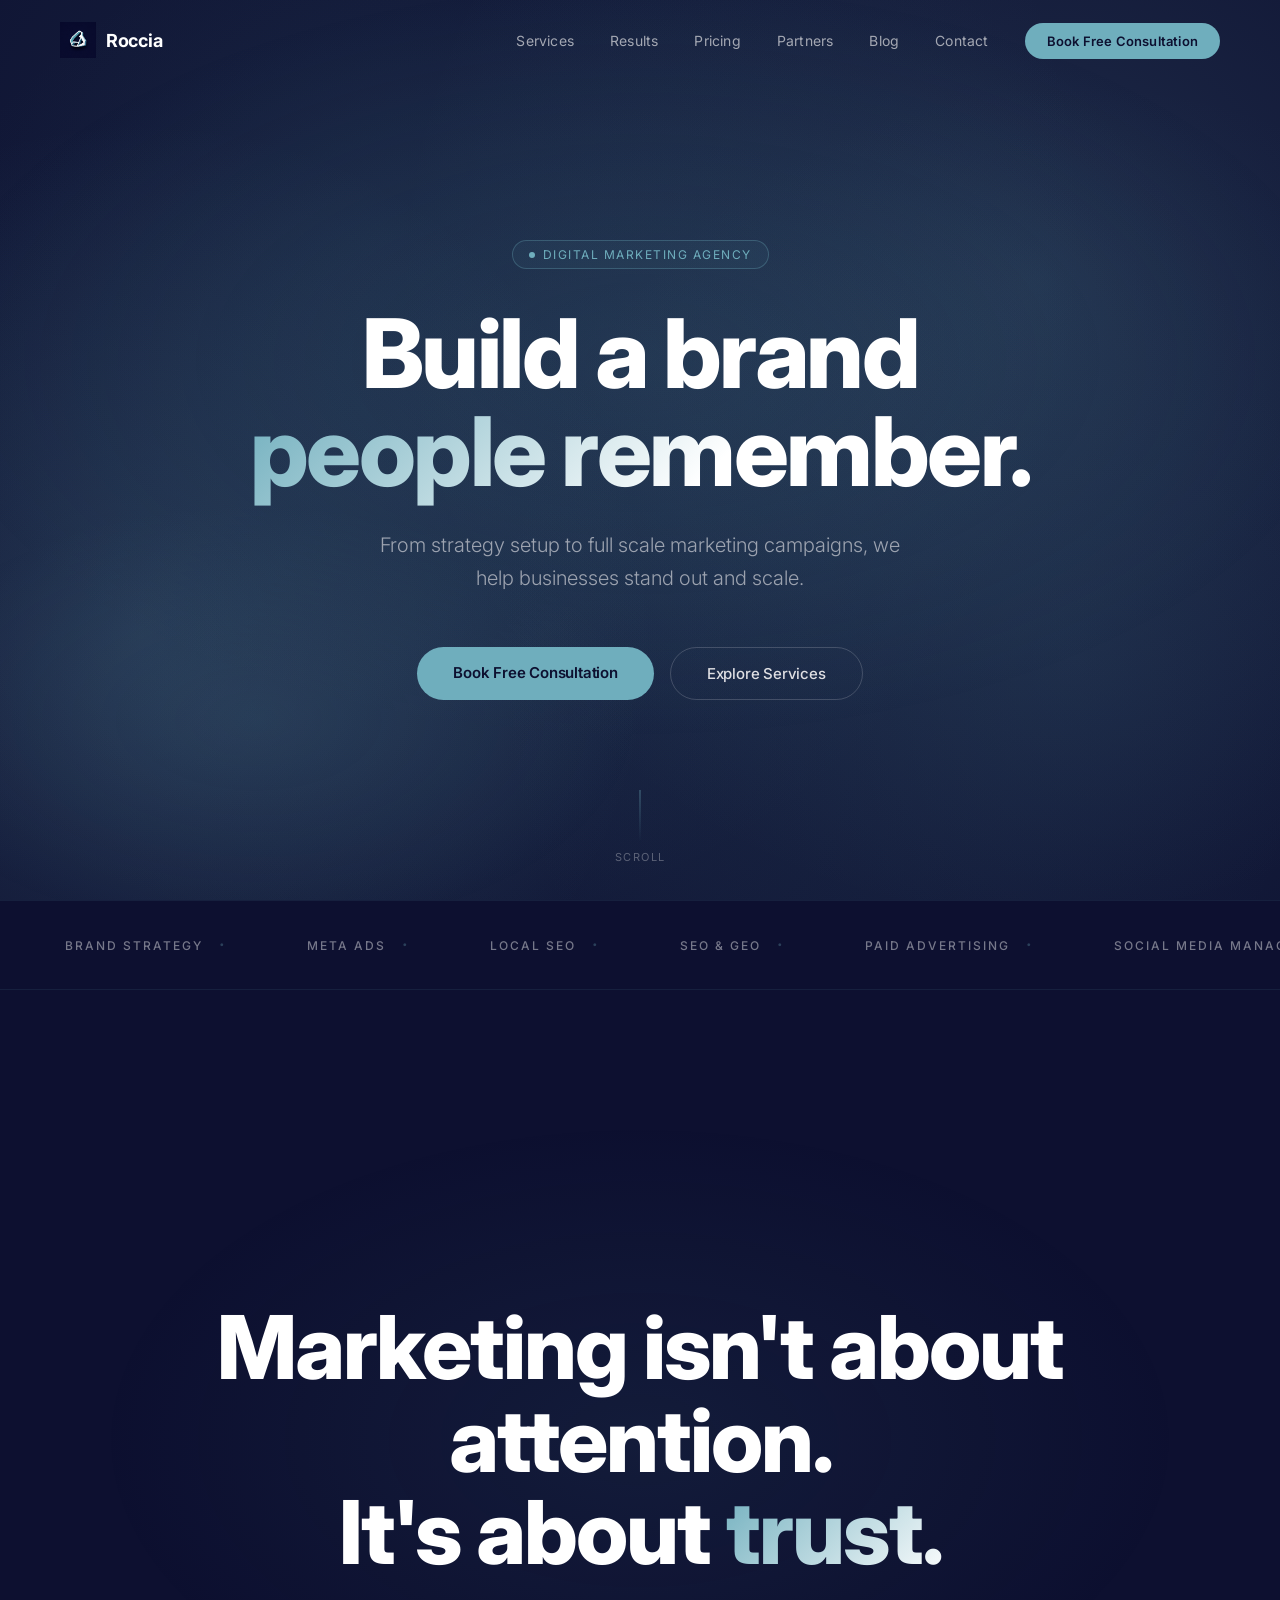
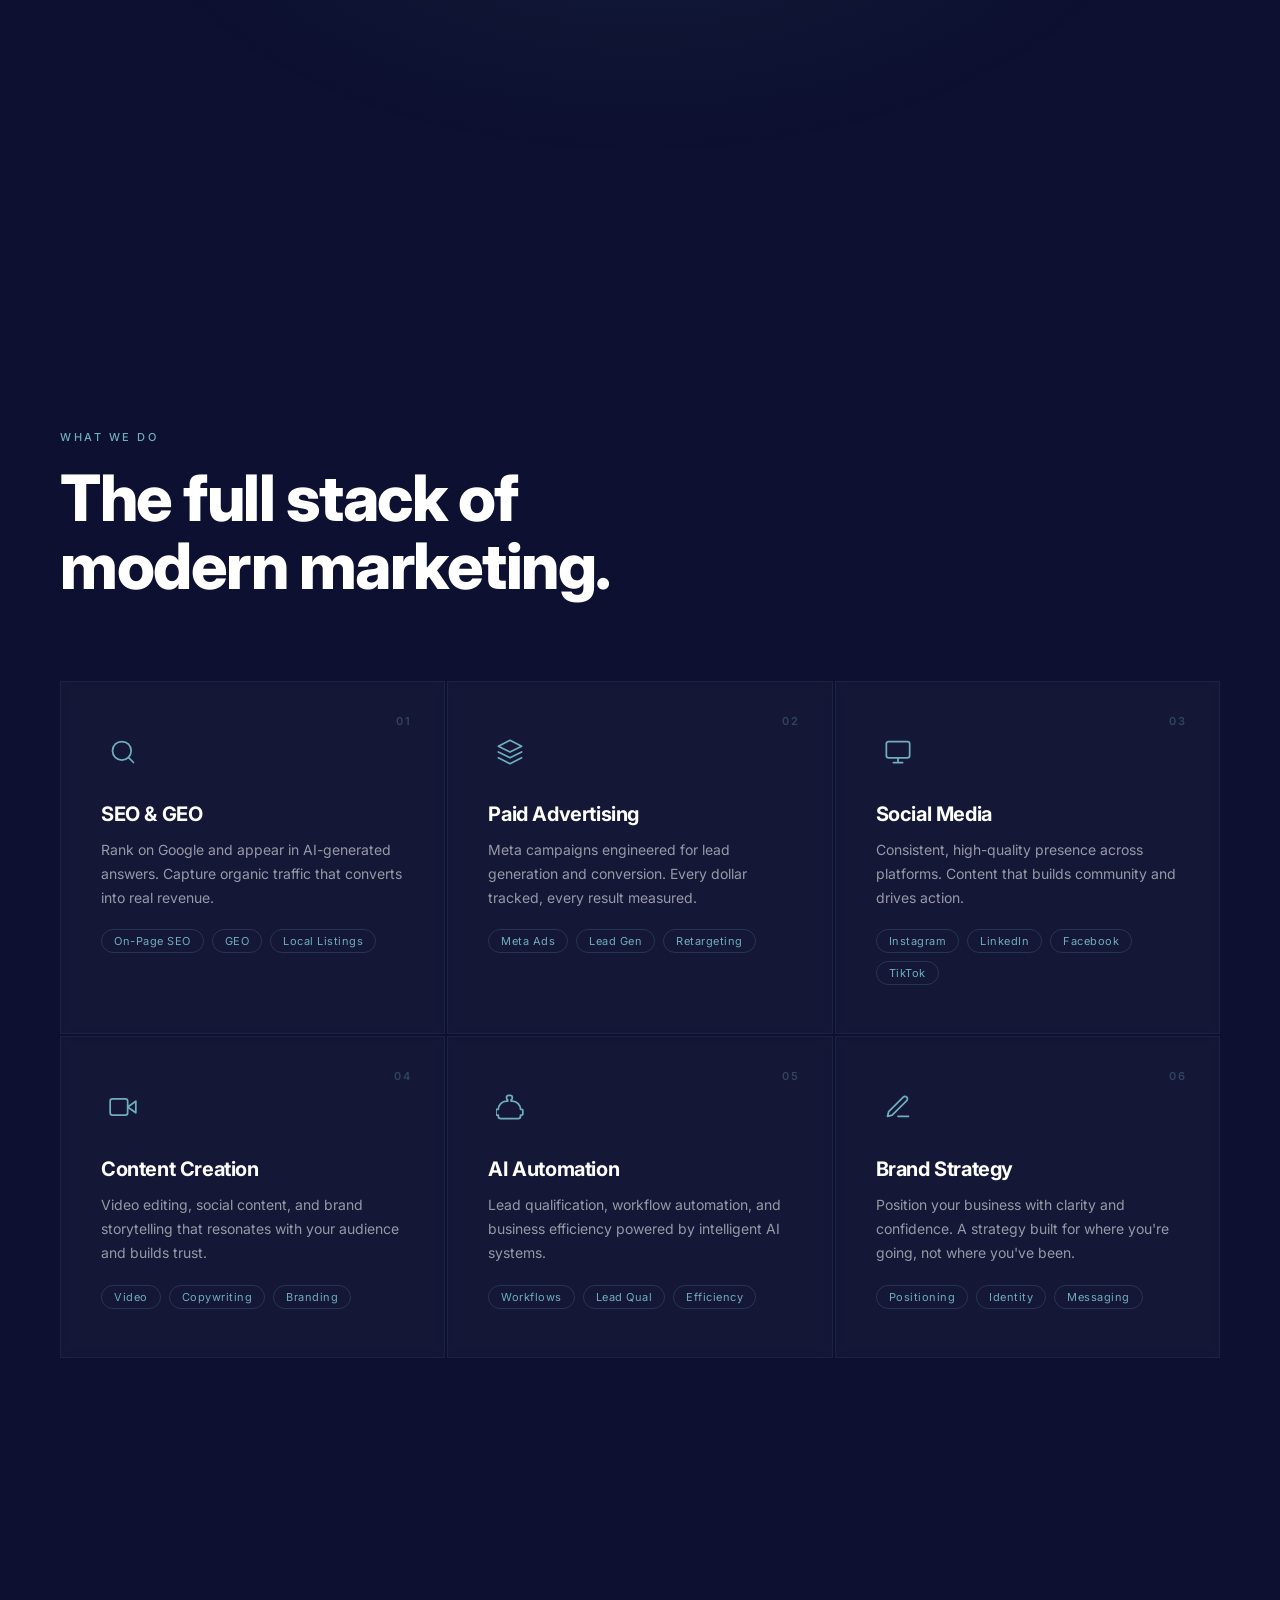
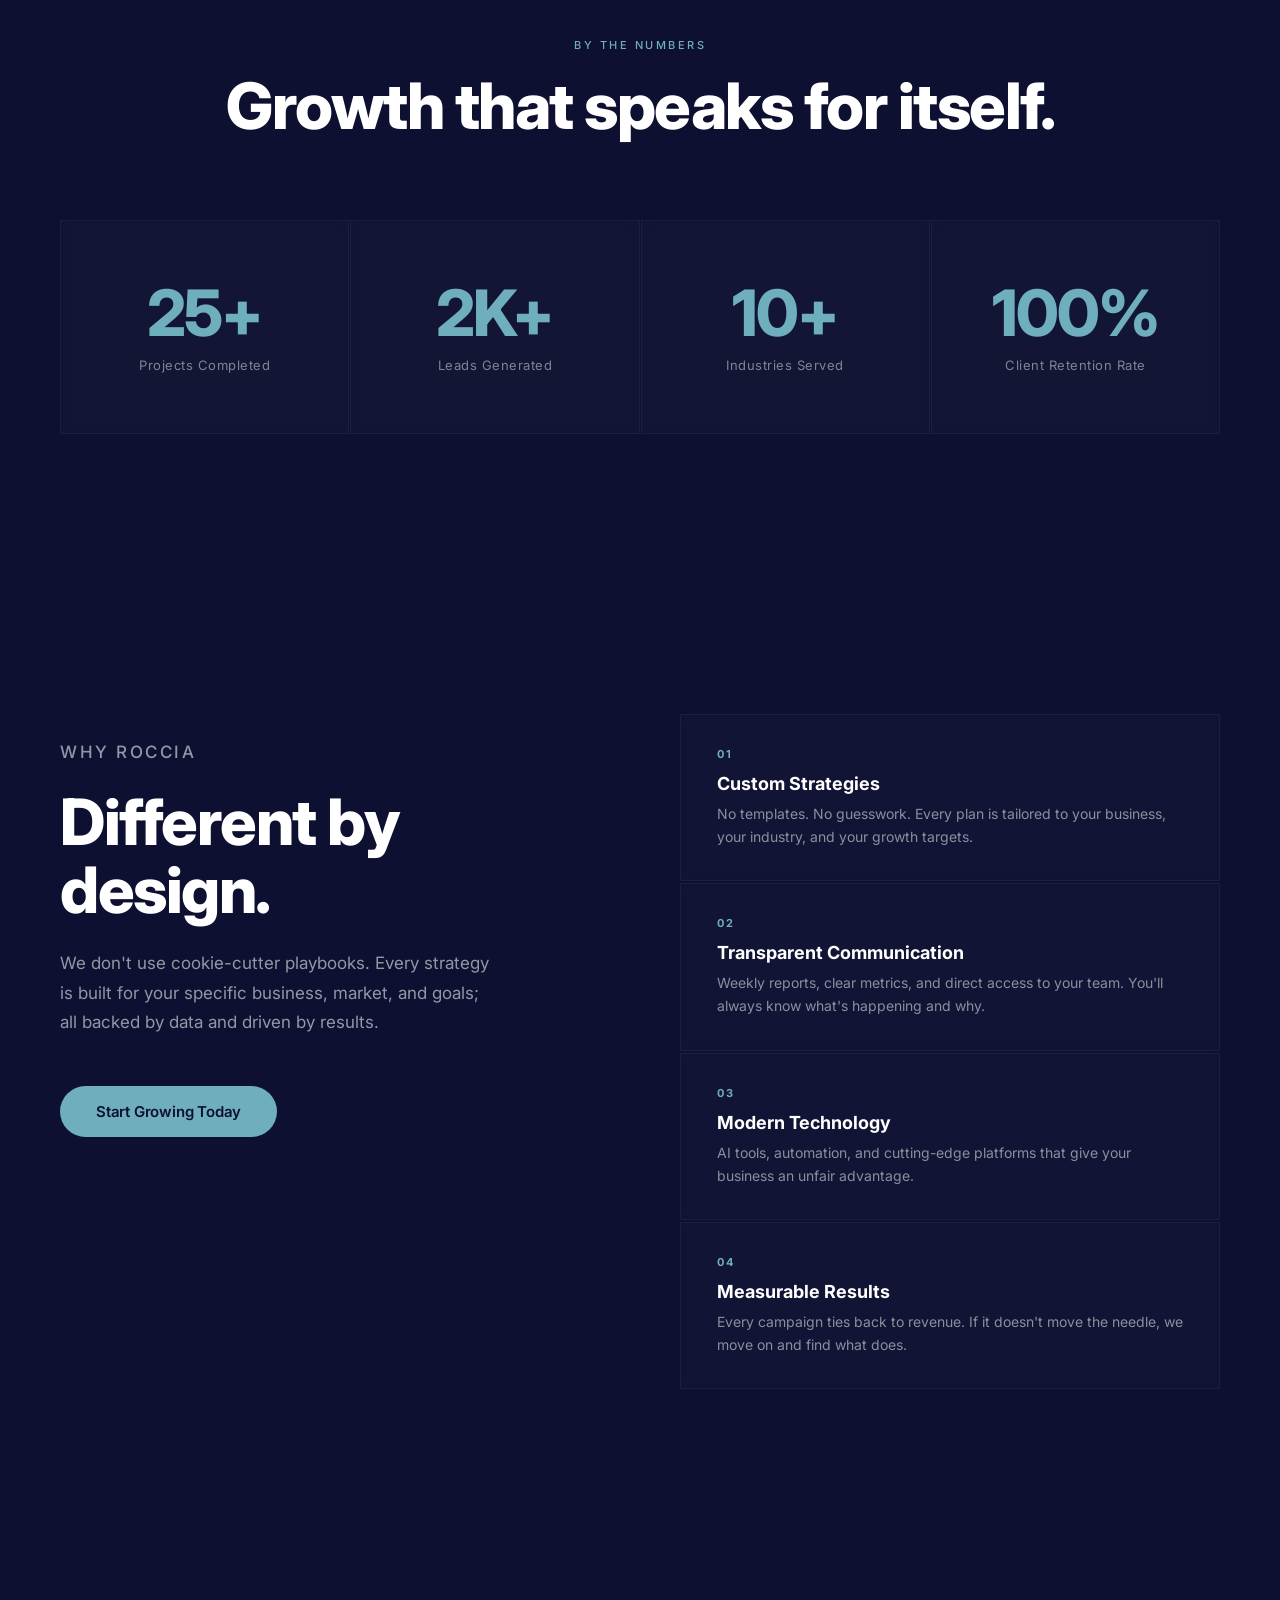
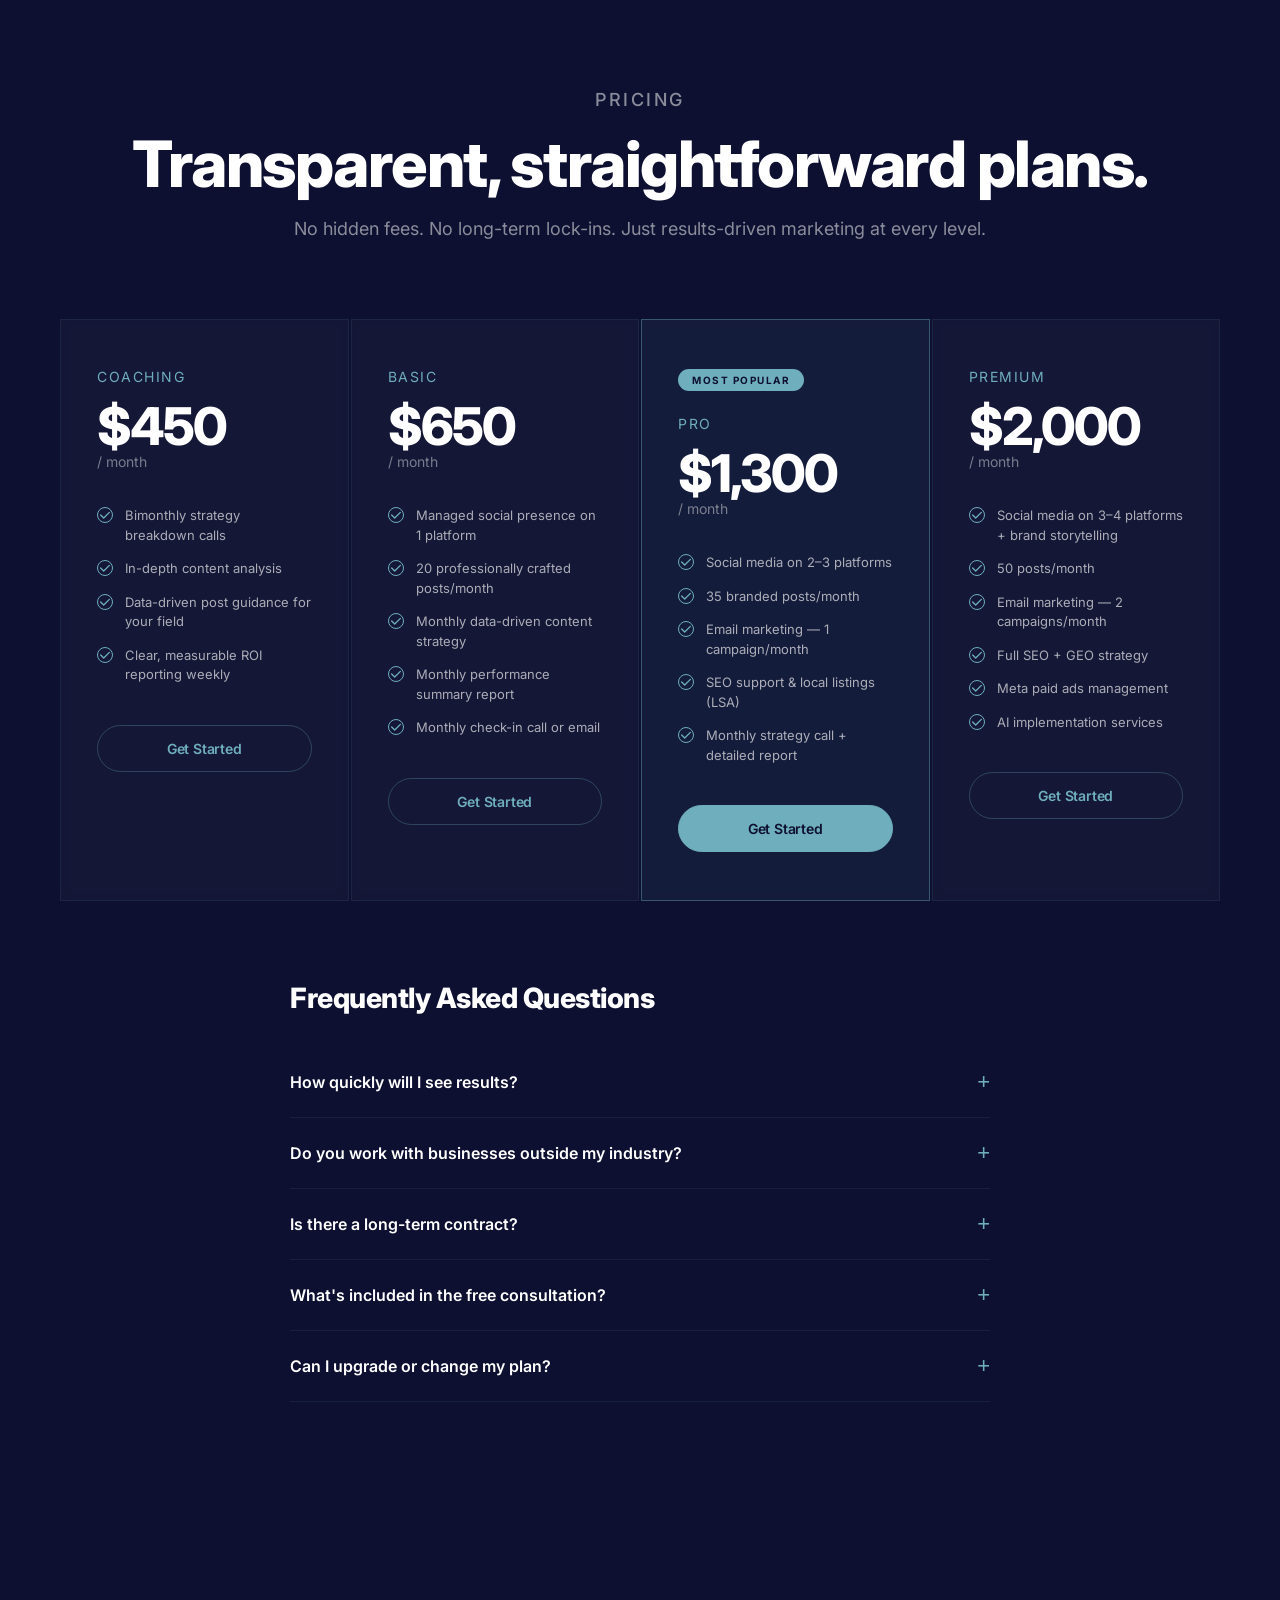
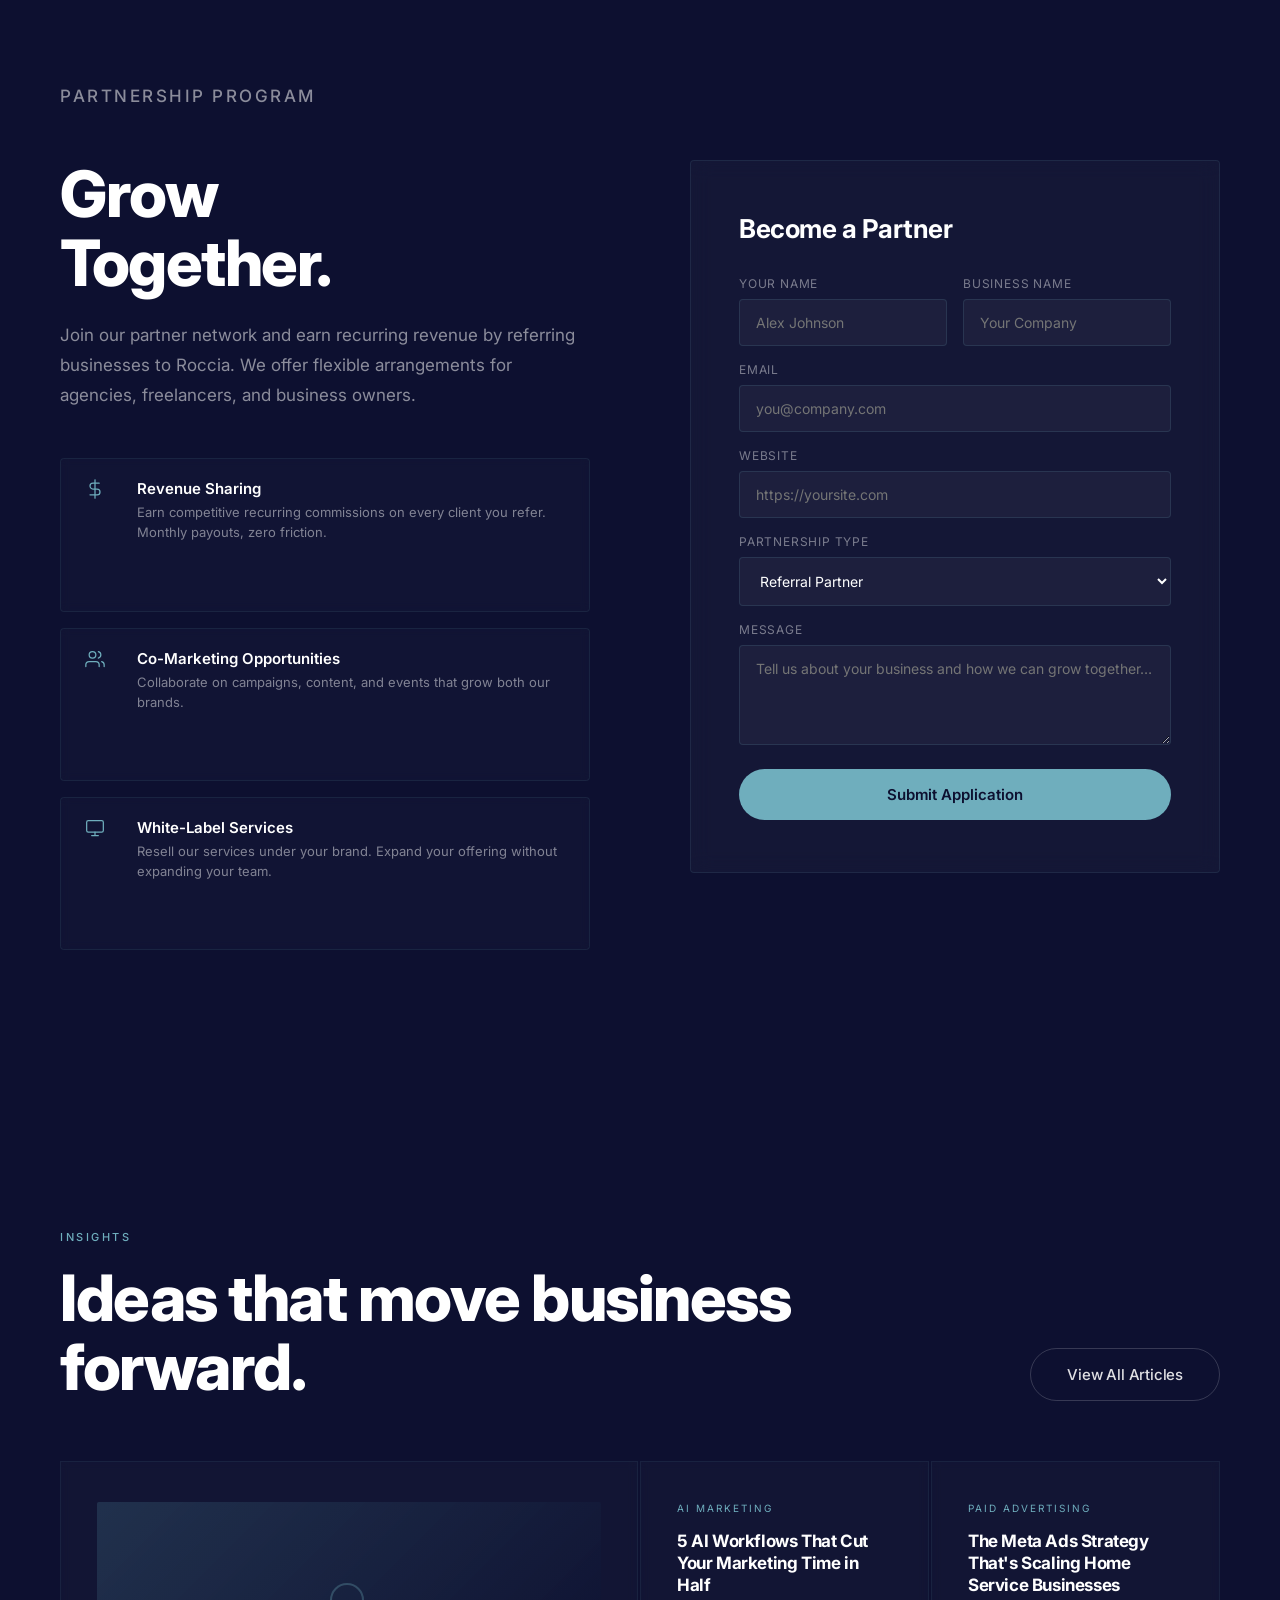
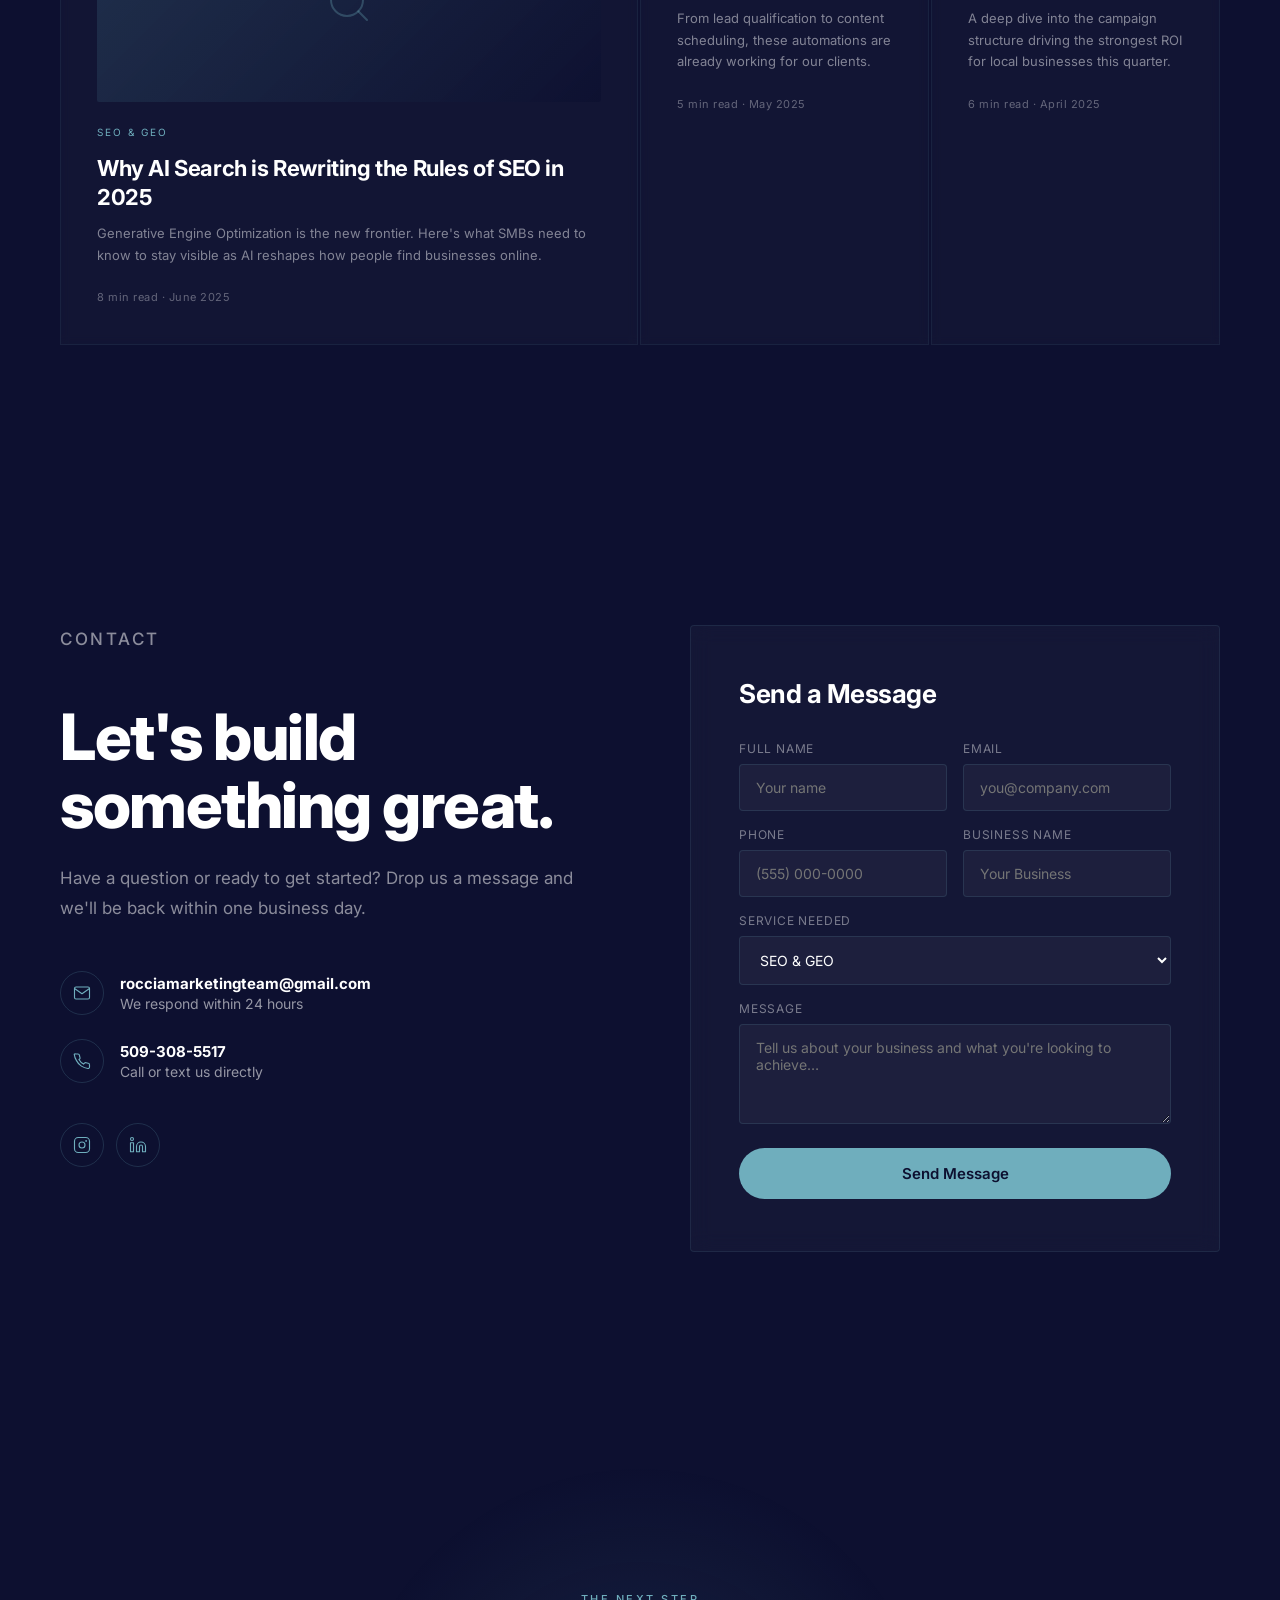
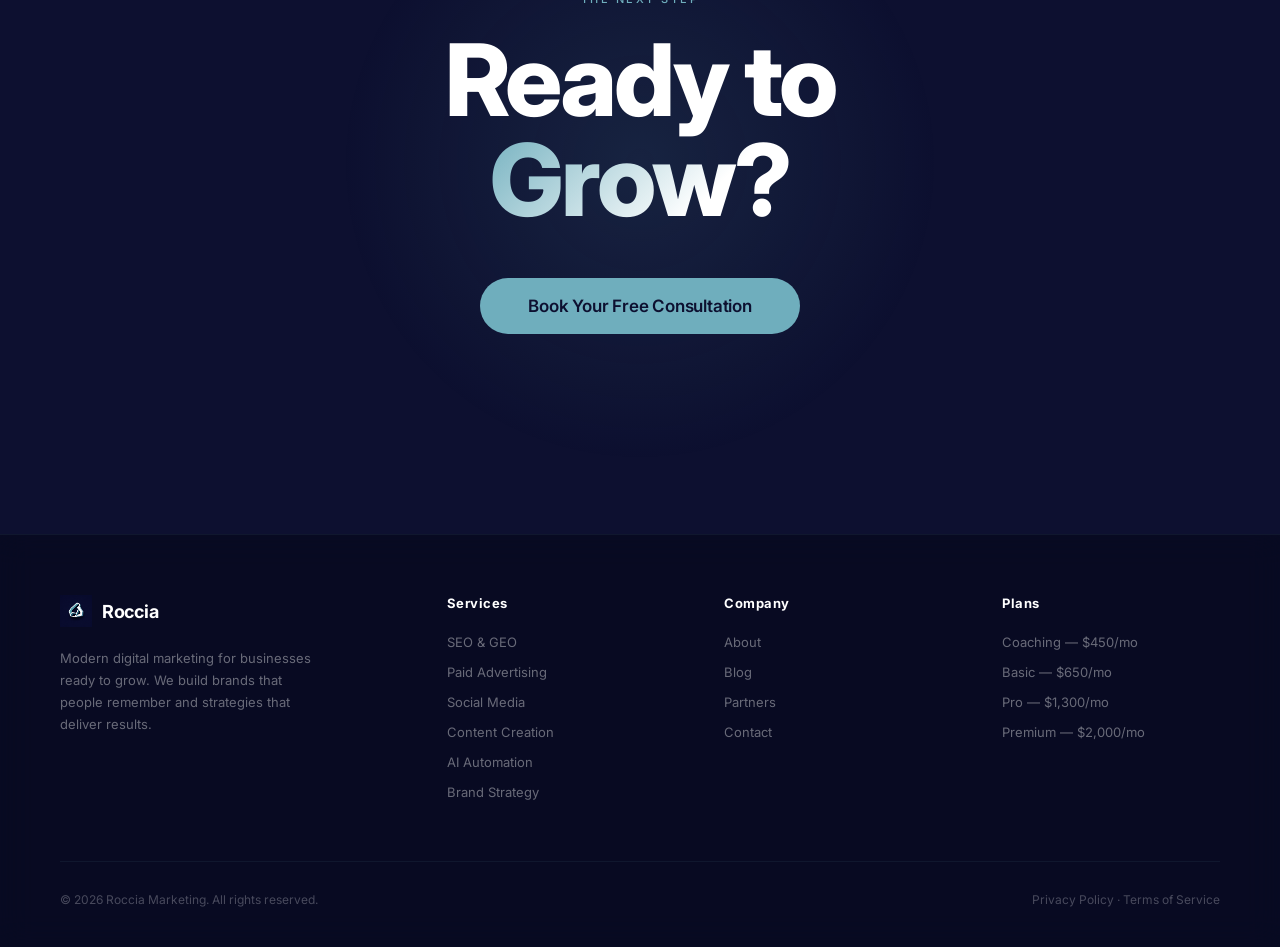
<file: index.html>
<!DOCTYPE html>
<html lang="en">
<head>
<meta charset="UTF-8">
<meta name="viewport" content="width=device-width, initial-scale=1.0">
<title>Roccia Marketing — Build a Brand People Remember</title>
<meta name="description" content="Roccia Marketing helps SMBs grow through SEO, Paid Ads, Social Media, AI Automation, and Content Creation. Modern digital marketing for real results.">
<meta property="og:title" content="Roccia Marketing — Build a Brand People Remember">
<meta property="og:description" content="From strategy to full campaigns. We help businesses stand out and scale.">
<meta property="og:type" content="website">
  <link rel="icon" type="image/png" href="logo.png">
<link rel="preconnect" href="https://fonts.googleapis.com">
<link href="https://fonts.googleapis.com/css2?family=Inter:wght@300;400;500;600;700;800&display=swap" rel="stylesheet">
<style>
  :root {
    --navy: #0D1030;
    --teal: #427185;
    --sky: #6FAEBD;
    --silver: #DFDFE3;
    --white: #FFFFFF;
    --navy-90: rgba(13,16,48,0.9);
    --navy-50: rgba(13,16,48,0.5);
    --teal-20: rgba(66,113,133,0.2);
    --sky-15: rgba(111,174,189,0.15);
    --sky-30: rgba(111,174,189,0.30);
  }

  *, *::before, *::after { box-sizing: border-box; margin: 0; padding: 0; }

  html { scroll-behavior: smooth; font-size: 16px; }

  body {
    background-color: var(--navy);
    color: var(--silver);
    font-family: 'Inter', sans-serif;
    overflow-x: hidden;
    cursor: default;
  }

  /* ── ANIMATED BACKGROUND CANVAS ── */
  #bg-canvas {
    position: fixed;
    inset: 0;
    width: 100%;
    height: 100%;
    z-index: 0;
    pointer-events: none;
  }

  /* Ensure all page content sits above the canvas */
  nav, section, footer, .modal-overlay, .trust-strip {
    position: relative;
    z-index: 1;
  }

  /* ── SCROLLBAR ── */
  ::-webkit-scrollbar { width: 4px; }
  ::-webkit-scrollbar-track { background: var(--navy); }
  ::-webkit-scrollbar-thumb { background: var(--teal); border-radius: 2px; }

  /* ── TYPOGRAPHY ── */
  .display { font-family: 'Inter', sans-serif; }
  h1,h2,h3,h4 { font-family: 'Inter', sans-serif; }

  /* ── NAV ── */
  nav {
    position: fixed; top: 0; left: 0; right: 0; z-index: 1000;
    display: flex; align-items: center; justify-content: space-between;
    padding: 22px 60px;
    transition: all 0.4s ease;
  }
  nav.scrolled {
    background: rgba(13,16,48,0.85);
    backdrop-filter: blur(20px);
    -webkit-backdrop-filter: blur(20px);
    padding: 14px 60px;
    border-bottom: 1px solid rgba(111,174,189,0.1);
  }
  .nav-logo {
    display: flex; align-items: center; gap: 10px;
    text-decoration: none;
  }
  .nav-logo img { width: 36px; height: 36px; object-fit: contain; }
  .nav-logo-text {
    font-family: 'Inter', sans-serif;
    font-weight: 700; font-size: 18px;
    color: var(--white); letter-spacing: -0.3px;
  }
  .nav-links {
    display: flex; align-items: center; gap: 36px; list-style: none;
  }
  .nav-links a {
    color: rgba(223,223,227,0.7); text-decoration: none;
    font-size: 14px; font-weight: 400; letter-spacing: 0.2px;
    transition: color 0.2s;
  }
  .nav-links a:hover { color: var(--white); }
  .nav-cta {
    background: var(--sky); color: var(--navy) !important;
    padding: 10px 22px; border-radius: 100px;
    font-weight: 600 !important; font-size: 13px !important;
    transition: background 0.2s, transform 0.2s !important;
  }
  .nav-cta:hover { background: var(--white) !important; transform: scale(1.03); }
  .hamburger { display: none; flex-direction: column; gap: 5px; cursor: pointer; }
  .hamburger span { width: 24px; height: 1.5px; background: var(--white); display: block; transition: 0.3s; }

  /* ── HERO ── */
  #hero {
    position: relative; min-height: 100vh;
    display: flex; flex-direction: column;
    align-items: center; justify-content: center;
    text-align: center; overflow: hidden;
    padding: 120px 20px 80px;
    background: transparent;
  }
 {
    position: absolute; inset: 0; z-index: 0;
  }
  .hero-gradient {
    position: absolute; inset: 0; z-index: 1;
    background: radial-gradient(ellipse 80% 60% at 50% 40%, rgba(66,113,133,0.18) 0%, transparent 70%),
                radial-gradient(ellipse 50% 40% at 20% 80%, rgba(111,174,189,0.1) 0%, transparent 60%);
  }
  .hero-content { position: relative; z-index: 2; max-width: 860px; }
  .hero-badge {
    display: inline-flex; align-items: center; gap: 8px;
    border: 1px solid rgba(111,174,189,0.3);
    border-radius: 100px; padding: 6px 16px;
    font-size: 12px; letter-spacing: 1.5px; text-transform: uppercase;
    color: var(--sky); margin-bottom: 36px;
    background: rgba(111,174,189,0.06);
  }
  .hero-badge-dot { width: 6px; height: 6px; border-radius: 50%; background: var(--sky); animation: pulse 2s infinite; }
  @keyframes pulse { 0%,100%{opacity:1} 50%{opacity:0.3} }
  .hero-h1 {
    font-size: clamp(52px, 8vw, 96px);
    font-weight: 800; line-height: 1.02;
    letter-spacing: -2.5px; color: var(--white);
    margin-bottom: 28px;
  }
  .hero-h1 em {
    font-style: normal;
    background: linear-gradient(135deg, var(--sky) 0%, var(--white) 60%);
    -webkit-background-clip: text; -webkit-text-fill-color: transparent;
  }
  .hero-sub {
    font-size: clamp(16px, 2vw, 20px); font-weight: 300;
    color: rgba(223,223,227,0.65); max-width: 540px; margin: 0 auto 52px;
    line-height: 1.65;
  }
  .hero-btns { display: flex; gap: 16px; justify-content: center; flex-wrap: wrap; }
  .btn-primary {
    background: var(--sky); color: var(--navy);
    padding: 16px 36px; border-radius: 100px;
    font-weight: 600; font-size: 15px;
    text-decoration: none; border: none; cursor: pointer;
    transition: all 0.25s; display: inline-block; letter-spacing: -0.2px;
  }
  .btn-primary:hover { background: var(--white); transform: scale(1.03); box-shadow: 0 0 40px rgba(111,174,189,0.35); }
  .btn-ghost {
    background: transparent; color: var(--silver);
    padding: 16px 36px; border-radius: 100px;
    font-weight: 500; font-size: 15px;
    text-decoration: none; cursor: pointer;
    border: 1px solid rgba(223,223,227,0.2);
    transition: all 0.25s; display: inline-block; letter-spacing: -0.2px;
  }
  .btn-ghost:hover { border-color: var(--sky); color: var(--sky); }
  .hero-scroll-hint {
    position: absolute; bottom: 36px; left: 50%; transform: translateX(-50%);
    z-index: 2; display: flex; flex-direction: column; align-items: center; gap: 8px;
    color: rgba(223,223,227,0.35); font-size: 11px; letter-spacing: 1.5px; text-transform: uppercase;
  }
  .scroll-line {
    width: 1px; height: 52px;
    background: linear-gradient(to bottom, rgba(111,174,189,0.6), transparent);
    animation: scrollAnim 2s infinite;
  }
  @keyframes scrollAnim { 0%{opacity:0;transform:scaleY(0);transform-origin:top} 50%{opacity:1;transform:scaleY(1)} 100%{opacity:0} }

  /* ── TRUST STRIP ── */
  .trust-strip {
    padding: 32px 60px;
    border-top: 1px solid rgba(111,174,189,0.1);
    border-bottom: 1px solid rgba(111,174,189,0.1);
    display: flex; align-items: center; justify-content: center; gap: 0;
    overflow: hidden;
    background: transparent;
  }
  .trust-inner {
    display: flex; gap: 80px; align-items: center;
    animation: marquee 30s linear infinite;
    white-space: nowrap;
  }
  @keyframes marquee { from{transform:translateX(0)} to{transform:translateX(-50%)} }
  .trust-item {
    font-size: 12px; letter-spacing: 2px; text-transform: uppercase;
    color: rgba(223,223,227,0.5); font-weight: 500;
    display: flex; align-items: center; gap: 16px;
  }
  .trust-item::after { content:'·'; color: rgba(111,174,189,0.3); font-size: 20px; }

  /* ── SECTION BASE ── */
  section { padding: 140px 60px; }
  .section-eyebrow {
    font-size: 11px; letter-spacing: 2.5px; text-transform: uppercase;
    color: var(--sky); margin-bottom: 20px; font-weight: 500;
  }
  .section-h2 {
    font-size: clamp(36px, 5vw, 64px);
    font-weight: 800; letter-spacing: -1.5px; color: var(--white);
    line-height: 1.07;
  }

  /* ── STATEMENT SECTION ── */
  #statement {
    min-height: 100vh; display: flex; align-items: center;
    justify-content: center; text-align: center;
    background: transparent; padding: 80px 40px;
    position: relative; overflow: hidden;
  }
  .statement-bg {
    position: absolute; inset: 0;
    background: radial-gradient(ellipse 60% 50% at 50% 50%, rgba(66,113,133,0.12) 0%, transparent 70%);
  }
  .statement-inner { position: relative; z-index: 1; max-width: 900px; }
  .statement-line {
    font-size: clamp(48px, 7vw, 88px);
    font-weight: 800; letter-spacing: -2px; line-height: 1.05;
    color: rgba(255,255,255,0.18);
    transition: color 0.4s;
  }
  .statement-line.active { color: var(--white); }
  .statement-line span {
    background: linear-gradient(135deg, var(--sky), var(--white));
    -webkit-background-clip: text; -webkit-text-fill-color: transparent;
  }

  /* ── SERVICES ── */
  #services { background: transparent; }
  .services-header { max-width: 620px; margin-bottom: 80px; }
  .services-grid {
    display: grid; grid-template-columns: repeat(3, 1fr); gap: 2px;
  }
  .service-card {
    background: rgba(255,255,255,0.03);
    border: 1px solid rgba(111,174,189,0.08);
    padding: 48px 40px;
    position: relative; overflow: hidden;
    transition: all 0.35s; cursor: default;
    backdrop-filter: blur(5px);
  }
  .service-card::before {
    content: '';
    position: absolute; inset: 0;
    background: linear-gradient(135deg, rgba(111,174,189,0.06) 0%, transparent 60%);
    opacity: 0; transition: opacity 0.35s;
  }
  .service-card:hover { background: rgba(111,174,189,0.06); border-color: rgba(111,174,189,0.25); }
  .service-card:hover::before { opacity: 1; }
  .service-icon {
    width: 44px; height: 44px; margin-bottom: 28px;
    display: flex; align-items: center; justify-content: center;
  }
  .service-icon svg { width: 28px; height: 28px; stroke: var(--sky); }
  .service-num {
    position: absolute; top: 32px; right: 32px;
    font-size: 11px; letter-spacing: 2px; color: rgba(111,174,189,0.3);
    font-weight: 600;
  }
  .service-card h3 {
    font-size: 20px; font-weight: 700; color: var(--white);
    margin-bottom: 12px; letter-spacing: -0.4px;
  }
  .service-card p { font-size: 14px; line-height: 1.7; color: rgba(223,223,227,0.65); }
  .service-tags { display: flex; flex-wrap: wrap; gap: 8px; margin-top: 20px; }
  .service-tag {
    font-size: 11px; padding: 4px 12px; border-radius: 100px;
    border: 1px solid rgba(111,174,189,0.2); color: var(--sky);
    letter-spacing: 0.5px;
  }

  /* ── RESULTS ── */
  #results {
    background: transparent;
    text-align: center;
  }
  .results-header { margin-bottom: 80px; }
  .results-grid { display: grid; grid-template-columns: repeat(4,1fr); gap: 1px; }
  .result-block {
    padding: 60px 40px;
    background: rgba(255,255,255,0.025);
    border: 1px solid rgba(111,174,189,0.07);
    transition: background 0.3s;
    backdrop-filter: blur(5px);
  }
  .result-block:hover { background: rgba(111,174,189,0.06); }
  .result-num {
    font-size: clamp(48px,5vw,72px); font-weight: 800;
    letter-spacing: -2px; color: var(--white);
    line-height: 1;
  }
  .result-num span { color: var(--sky); }
  .result-label {
    font-size: 13px; color: rgba(223,223,227,0.55);
    margin-top: 12px; letter-spacing: 0.5px;
  }

  /* ── WHY ROCCIA ── */
  #why { background: transparent; }
  .why-layout { display: grid; grid-template-columns: 1fr 1fr; gap: 80px; align-items: start; }
  .why-left { position: sticky; top: 140px; }
  .why-left p { font-size: 17px; line-height: 1.75; color: rgba(223,223,227,0.65); margin-top: 24px; max-width: 440px; }
  .why-cards { display: flex; flex-direction: column; gap: 2px; }
  .why-card {
    padding: 32px 36px; border: 1px solid rgba(111,174,189,0.08);
    background: rgba(255,255,255,0.02);
    transition: all 0.3s; cursor: default;
    backdrop-filter: blur(5px);
  }
  .why-card:hover { background: rgba(111,174,189,0.07); border-color: rgba(111,174,189,0.2); }
  .why-card h4 { font-size: 18px; font-weight: 700; color: var(--white); margin-bottom: 8px; }
  .why-card p { font-size: 14px; color: rgba(223,223,227,0.6); line-height: 1.65; }
  .why-number {
    font-size: 11px; font-weight: 700;
    color: var(--sky); letter-spacing: 2px; margin-bottom: 12px;
  }

  /* ── PRICING ── */
  #pricing { background: transparent; }
  .pricing-header { text-align: center; margin-bottom: 80px; }
  .pricing-header p { font-size: 18px; color: rgba(223,223,227,0.6); margin-top: 20px; }
  .pricing-grid { display: grid; grid-template-columns: repeat(4,1fr); gap: 2px; max-width: 1300px; margin: 0 auto; }
  .price-card {
    background: rgba(255,255,255,0.03);
    border: 1px solid rgba(111,174,189,0.1);
    padding: 48px 36px; position: relative;
    transition: all 0.3s;
    backdrop-filter: blur(5px);
  }
  .price-card.featured {
    background: rgba(111,174,189,0.08);
    border-color: rgba(111,174,189,0.4);
  }
  .price-card:hover { border-color: rgba(111,174,189,0.3); transform: translateY(-4px); }
  .price-badge {
    display: inline-block; background: var(--sky); color: var(--navy);
    font-size: 10px; font-weight: 700; letter-spacing: 1.5px; text-transform: uppercase;
    padding: 5px 14px; border-radius: 100px; margin-bottom: 24px;
  }
  .price-name { font-size: 14px; letter-spacing: 1.5px; text-transform: uppercase; color: var(--sky); margin-bottom: 16px; }
  .price-amount {
    font-size: 52px; font-weight: 800;
    color: var(--white); letter-spacing: -2px; line-height: 1;
  }
  .price-period { font-size: 14px; color: rgba(223,223,227,0.5); margin-bottom: 36px; }
  .price-features { list-style: none; display: flex; flex-direction: column; gap: 14px; margin-bottom: 40px; }
  .price-features li {
    font-size: 13px; color: rgba(223,223,227,0.75);
    display: flex; gap: 12px; align-items: flex-start; line-height: 1.5;
  }
  .price-features li::before {
    content: ''; width: 16px; height: 16px; flex-shrink: 0;
    border-radius: 50%; border: 1.5px solid var(--sky);
    display: flex; align-items: center; justify-content: center;
    margin-top: 1px;
    background: url("data:image/svg+xml,%3Csvg xmlns='http://www.w3.org/2000/svg' viewBox='0 0 16 16'%3E%3Cpath d='M3 8l3.5 3.5L13 5' stroke='%236FAEBD' stroke-width='1.5' fill='none' stroke-linecap='round' stroke-linejoin='round'/%3E%3C/svg%3E") center/14px no-repeat;
  }
  .price-btn {
    width: 100%; padding: 14px; border-radius: 100px; font-size: 14px; font-weight: 600;
    cursor: pointer; border: 1.5px solid rgba(111,174,189,0.3); background: transparent;
    color: var(--sky); transition: all 0.25s; letter-spacing: -0.2px; font-family: 'Inter', sans-serif;
  }
  .price-btn:hover, .price-card.featured .price-btn {
    background: var(--sky); color: var(--navy); border-color: var(--sky);
  }

  /* ── PARTNERSHIP ── */
  #partnership {
    background: transparent;
    display: grid; grid-template-columns: 1fr 1fr; gap: 100px; align-items: center;
  }
  .partner-left h2 { margin-bottom: 24px; }
  .partner-left p { font-size: 17px; line-height: 1.75; color: rgba(223,223,227,0.6); margin-bottom: 48px; }
  .partner-benefits { display: flex; flex-direction: column; gap: 16px; }
  .partner-benefit {
    display: flex; gap: 16px; align-items: flex-start;
    padding: 20px 24px; border: 1px solid rgba(111,174,189,0.1);
    background: rgba(255,255,255,0.02); border-radius: 4px;
    backdrop-filter: blur(5px);
  }
  .partner-icon { width: 36px; height: 36px; flex-shrink: 0; }
  .partner-icon svg { width: 20px; height: 20px; stroke: var(--sky); }
  .partner-benefit h4 { font-size: 15px; font-weight: 600; color: var(--white); margin-bottom: 4px; }
  .partner-benefit p { font-size: 13px; color: rgba(223,223,227,0.55); line-height: 1.55; }
  .partner-right {}
  .form-card {
    background: rgba(255,255,255,0.03); border: 1px solid rgba(111,174,189,0.12);
    padding: 52px 48px; border-radius: 4px;
    backdrop-filter: blur(10px);
  }
  .form-card h3 { font-size: 26px; font-weight: 700; color: var(--white); margin-bottom: 32px; letter-spacing: -0.5px; }
  .form-row { display: grid; grid-template-columns: 1fr 1fr; gap: 16px; }
  .form-group { display: flex; flex-direction: column; gap: 8px; margin-bottom: 16px; }
  .form-group label { font-size: 12px; letter-spacing: 0.8px; text-transform: uppercase; color: rgba(223,223,227,0.5); }
  .form-group input, .form-group select, .form-group textarea {
    background: rgba(255,255,255,0.04); border: 1px solid rgba(111,174,189,0.15);
    border-radius: 4px; padding: 14px 16px; font-size: 14px;
    color: var(--white); font-family: 'Inter', sans-serif;
    transition: border-color 0.2s; outline: none; width: 100%;
  }
  .form-group input:focus, .form-group select:focus, .form-group textarea:focus {
    border-color: var(--sky);
  }
  .form-group select option { background: var(--navy); }
  .form-group textarea { resize: vertical; min-height: 100px; }
  .form-submit {
    width: 100%; padding: 16px; border-radius: 100px;
    background: var(--sky); color: var(--navy);
    font-size: 15px; font-weight: 600; cursor: pointer; border: none;
    transition: all 0.25s; margin-top: 8px; font-family: 'Inter', sans-serif;
  }
  .form-submit:hover { background: var(--white); transform: translateY(-2px); }

  /* ── CONTACT ── */
  #contact {
    background: transparent; padding: 140px 60px;
  }
  .contact-inner { display: grid; grid-template-columns: 1fr 1fr; gap: 100px; align-items: start; }
  .contact-left h2 { margin-bottom: 24px; }
  .contact-left p { font-size: 17px; color: rgba(223,223,227,0.6); line-height: 1.75; margin-bottom: 48px; }
  .contact-details { display: flex; flex-direction: column; gap: 24px; }
  .contact-item { display: flex; gap: 16px; align-items: center; }
  .contact-item-icon { width: 44px; height: 44px; border: 1px solid rgba(111,174,189,0.2); border-radius: 50%; display:flex; align-items:center; justify-content:center; flex-shrink:0; }
  .contact-item-icon svg { width:18px; height:18px; stroke:var(--sky); }
  .contact-item-text { font-size: 14px; color: rgba(223,223,227,0.65); }
  .contact-item-text strong { display:block; color:var(--white); font-size:15px; margin-bottom:2px; }
  .social-links { display:flex; gap:12px; margin-top:40px; }
  .social-link {
    width:44px; height:44px; border-radius:50%; border:1px solid rgba(111,174,189,0.2);
    display:flex; align-items:center; justify-content:center;
    transition:all 0.25s; text-decoration:none;
  }
  .social-link:hover { border-color:var(--sky); background:rgba(111,174,189,0.1); }
  .social-link svg { width:18px; height:18px; stroke:var(--sky); }

  /* ── FINAL CTA ── */
  #cta-final {
    background: transparent; padding: 200px 60px;
    text-align: center; position: relative; overflow: hidden;
  }
  .cta-glow {
    position:absolute; top:50%; left:50%; transform:translate(-50%,-50%);
    width:600px; height:600px; border-radius:50%;
    background: radial-gradient(circle, rgba(66,113,133,0.2) 0%, transparent 70%);
    pointer-events:none;
  }
  .cta-final-h2 {
    font-size: clamp(52px, 8vw, 100px);
    font-weight: 800; letter-spacing: -3px; color: var(--white);
    line-height: 1.0; margin-bottom: 48px; position:relative; z-index:1;
  }
  .cta-final-h2 em {
    font-style:normal;
    background: linear-gradient(135deg, var(--sky) 0%, var(--white) 70%);
    -webkit-background-clip:text; -webkit-text-fill-color:transparent;
  }

  /* ── FOOTER ── */
  footer {
    background: rgba(6, 8, 25, 0.6); padding: 60px 60px 40px;
    border-top: 1px solid rgba(111,174,189,0.08);
    backdrop-filter: blur(15px);
  }
  .footer-top { display:grid; grid-template-columns: 1.5fr 1fr 1fr 1fr; gap:60px; margin-bottom:60px; }
  .footer-brand .nav-logo { margin-bottom:16px; }
  .footer-brand p { font-size:13px; color:rgba(223,223,227,0.45); line-height:1.7; max-width:260px; }
  .footer-col h5 { font-size:13px; font-weight:700; color:var(--white); letter-spacing:0.5px; margin-bottom:20px; }
  .footer-col ul { list-style:none; display:flex; flex-direction:column; gap:10px; }
  .footer-col ul a { text-decoration:none; font-size:13px; color:rgba(223,223,227,0.45); transition:color 0.2s; }
  .footer-col ul a:hover { color:var(--sky); }
  .footer-bottom { border-top:1px solid rgba(111,174,189,0.08); padding-top:30px; display:flex; justify-content:space-between; align-items:center; }
  .footer-bottom p { font-size:12px; color:rgba(223,223,227,0.3); }

  /* ── CALENDLY MODAL ── */
  .modal-overlay {
    display:none; position:fixed; inset:0; z-index:2000;
    background:rgba(6,8,25,0.9); backdrop-filter:blur(16px);
    align-items:center; justify-content:center;
  }
  .modal-overlay.open { display:flex; }
  .modal-box {
  background: var(--navy);
  border-radius: 16px;
  padding: 30px;
  width: 95vw;
  max-width: 1100px;
  max-height: 92vh;
  overflow-y: auto;
  position: relative;
  border: 1px solid rgba(111,174,189,0.15);
}
  .modal-close {
    position:absolute; top:20px; right:20px;
    background:none; border:none; cursor:pointer;
    color:rgba(223,223,227,0.4); font-size:22px; line-height:1;
    transition:color 0.2s;
  }
  .modal-close:hover { color:var(--white); }
  .modal-box h3 { font-size:28px; font-weight:800; color:var(--white); margin-bottom:12px; letter-spacing:-0.5px; }
  .modal-box p { color:rgba(223,223,227,0.5); font-size:15px; margin-bottom:32px; }
  .calendly-placeholder {
    background:rgba(111,174,189,0.06); border:1px solid rgba(111,174,189,0.15);
    border-radius:4px; padding:60px 40px; color:rgba(223,223,227,0.4);
    font-size:14px; line-height:1.6;
  }

  /* ── SCROLL REVEAL ── */
  .reveal {
    opacity:0; transform:translateY(40px);
    transition: opacity 0.7s cubic-bezier(0.16,1,0.3,1), transform 0.7s cubic-bezier(0.16,1,0.3,1);
  }
  .reveal.visible { opacity:1; transform:translateY(0); }
  .reveal-delay-1 { transition-delay:0.1s; }
  .reveal-delay-2 { transition-delay:0.2s; }
  .reveal-delay-3 { transition-delay:0.3s; }
  .reveal-delay-4 { transition-delay:0.4s; }

  /* ── BLOG PREVIEW ── */
  #blog { background:transparent; }
  .blog-header { display:flex; align-items:flex-end; justify-content:space-between; margin-bottom:60px; }
  .blog-grid { display:grid; grid-template-columns: 2fr 1fr 1fr; gap:2px; }
  .blog-card {
    background:rgba(255,255,255,0.025); border:1px solid rgba(111,174,189,0.08);
    padding:40px 36px; cursor:pointer; transition:all 0.3s; text-decoration:none;
    display:block; backdrop-filter: blur(5px);
  }
  .blog-card:hover { background:rgba(111,174,189,0.06); border-color:rgba(111,174,189,0.2); }
  .blog-cat { font-size:10px; letter-spacing:2px; text-transform:uppercase; color:var(--sky); margin-bottom:16px; }
  .blog-card h3 { font-size:22px; font-weight:700; color:var(--white); letter-spacing:-0.4px; line-height:1.3; margin-bottom:12px; }
  .blog-card.small h3 { font-size:17px; }
  .blog-card p { font-size:13px; color:rgba(223,223,227,0.55); line-height:1.65; }
  .blog-meta { margin-top:24px; font-size:11px; color:rgba(223,223,227,0.4); letter-spacing:0.5px; }
  .blog-img {
    width:100%; height:200px; background:linear-gradient(135deg, rgba(66,113,133,0.3), rgba(13,16,48,0.8));
    border-radius:2px; margin-bottom:24px; overflow:hidden; display:flex; align-items:center; justify-content:center;
  }
  .blog-img svg { width:48px; height:48px; stroke:rgba(111,174,189,0.3); }

  /* ── MOBILE ── */
  @media (max-width:1024px) {
    nav { padding:18px 32px; }
    nav.scrolled { padding:14px 32px; }
    section { padding:100px 32px; }
    .services-grid { grid-template-columns:1fr 1fr; }
    .results-grid { grid-template-columns:1fr 1fr; }
    .pricing-grid { grid-template-columns:1fr 1fr; }
    .why-layout { grid-template-columns:1fr; gap:60px; }
    .why-left { position:static; }
    #partnership { grid-template-columns:1fr; padding:100px 32px; }
    .contact-inner { grid-template-columns:1fr; }
    .footer-top { grid-template-columns:1fr 1fr; }
    .blog-grid { grid-template-columns:1fr; }
  }

  @media (max-width:768px) {
    nav { padding:16px 24px; }
    nav.scrolled { padding:12px 24px; }
    .nav-links { display:none; }
    .hamburger { display:flex; }
    .nav-links.open {
      display:flex; flex-direction:column; position:fixed;
      inset:0; background:var(--navy); z-index:999;
      align-items:center; justify-content:center; gap:40px;
    }
    .nav-links.open a { font-size:24px !important; }
    section { padding:80px 24px; }
    .services-grid { grid-template-columns:1fr; }
    .results-grid { grid-template-columns:1fr 1fr; }
    .pricing-grid { grid-template-columns:1fr; }
    .form-row { grid-template-columns:1fr; }
    .footer-top { grid-template-columns:1fr; }
    .blog-header { flex-direction:column; align-items:flex-start; gap:20px; }
    #cta-final { padding:120px 24px; }
    footer { padding:60px 24px 40px; }
    .footer-bottom { flex-direction:column; gap:12px; text-align:center; }
  }
</style>
</head>
<body>

<canvas id="bg-canvas"></canvas>

<nav id="main-nav">
  <a href="index.html" class="nav-logo">
    <img src="logo.png" alt="Roccia">
    <span class="nav-logo-text">Roccia</span>
  </a>
  
  <ul class="nav-links" id="nav-links">
    <li><a href="services/index.html">Services</a></li>
    <li><a href="results/index.html">Results</a></li>
    <li><a href="pricing/index.html">Pricing</a></li>
    <li><a href="partnership/index.html">Partners</a></li>
    <li><a href="blog/index.html">Blog</a></li>
    <li><a href="contact/index.html">Contact</a></li>
    
    <li><a href="contact/index.html" class="nav-cta">Book Free Consultation</a></li>
  </ul>
  
  <div class="hamburger" id="hamburger" onclick="toggleMenu()">
    <span></span><span></span><span></span>
  </div>
</nav>

<section id="hero">
  <div class="hero-gradient"></div>
  <div class="hero-content">
    <div class="hero-badge"><span class="hero-badge-dot"></span>Digital Marketing Agency</div>
    <h1 class="hero-h1">Build a brand<br><em>people remember.</em></h1>
    <p class="hero-sub">From strategy setup to full scale marketing campaigns, we help businesses stand out and scale.</p>
    <div class="hero-btns">
      <a href="#" class="btn-primary" onclick="openModal();return false;">Book Free Consultation</a>
      <a href="#services" class="btn-ghost">Explore Services</a>
    </div>
  </div>
  <div class="hero-scroll-hint">
    <div class="scroll-line"></div>
    scroll
  </div>
</section>

<div class="trust-strip">
  <div class="trust-inner">
    <span class="trust-item">SEO & GEO</span>
    <span class="trust-item">Paid Advertising</span>
    <span class="trust-item">Social Media Management</span>
    <span class="trust-item">Content Creation</span>
    <span class="trust-item">AI Automation</span>
    <span class="trust-item">Brand Strategy</span>
    <span class="trust-item">Meta Ads</span>
    <span class="trust-item">Local SEO</span>
    <span class="trust-item">SEO & GEO</span>
    <span class="trust-item">Paid Advertising</span>
    <span class="trust-item">Social Media Management</span>
    <span class="trust-item">Content Creation</span>
    <span class="trust-item">AI Automation</span>
    <span class="trust-item">Brand Strategy</span>
    <span class="trust-item">Meta Ads</span>
    <span class="trust-item">Local SEO</span>
  </div>
</div>

<section id="statement">
  <div class="statement-bg"></div>
  <div class="statement-inner">
    <div class="statement-line" id="stmt1">Marketing isn't about attention.</div>
    <div class="statement-line" id="stmt2">It's about <span>trust.</span></div>
  </div>
</section>

<section id="services">
  <div class="services-header reveal">
    <p class="section-eyebrow">What We Do</p>
    <h2 class="section-h2">The full stack of modern marketing.</h2>
  </div>
  <div class="services-grid">
    <div class="service-card reveal">
      <span class="service-num">01</span>
      <div class="service-icon">
        <svg viewBox="0 0 24 24" fill="none" stroke-width="1.5" stroke-linecap="round" stroke-linejoin="round"><circle cx="11" cy="11" r="8"/><path d="m21 21-4.35-4.35"/></svg>
      </div>
      <h3>SEO & GEO</h3>
      <p>Rank on Google and appear in AI-generated answers. Capture organic traffic that converts into real revenue.</p>
      <div class="service-tags"><span class="service-tag">On-Page SEO</span><span class="service-tag">GEO</span><span class="service-tag">Local Listings</span></div>
    </div>
    <div class="service-card reveal reveal-delay-1">
      <span class="service-num">02</span>
      <div class="service-icon">
        <svg viewBox="0 0 24 24" fill="none" stroke-width="1.5" stroke-linecap="round" stroke-linejoin="round"><path d="M12 2L2 7l10 5 10-5-10-5z"/><path d="M2 17l10 5 10-5"/><path d="M2 12l10 5 10-5"/></svg>
      </div>
      <h3>Paid Advertising</h3>
      <p>Meta campaigns engineered for lead generation and conversion. Every dollar tracked, every result measured.</p>
      <div class="service-tags"><span class="service-tag">Meta Ads</span><span class="service-tag">Lead Gen</span><span class="service-tag">Retargeting</span></div>
    </div>
    <div class="service-card reveal reveal-delay-2">
      <span class="service-num">03</span>
      <div class="service-icon">
        <svg viewBox="0 0 24 24" fill="none" stroke-width="1.5" stroke-linecap="round" stroke-linejoin="round"><rect x="2" y="3" width="20" height="14" rx="2"/><path d="M8 21h8m-4-4v4"/></svg>
      </div>
      <h3>Social Media</h3>
      <p>Consistent, high-quality presence across platforms. Content that builds community and drives action.</p>
      <div class="service-tags"><span class="service-tag">Instagram</span><span class="service-tag">LinkedIn</span><span class="service-tag">Facebook</span><span class="service-tag">TikTok</span></div>
    </div>
    <div class="service-card reveal">
      <span class="service-num">04</span>
      <div class="service-icon">
        <svg viewBox="0 0 24 24" fill="none" stroke-width="1.5" stroke-linecap="round" stroke-linejoin="round"><polygon points="23 7 16 12 23 17 23 7"/><rect x="1" y="5" width="15" height="14" rx="2"/></svg>
      </div>
      <h3>Content Creation</h3>
      <p>Video editing, social content, and brand storytelling that resonates with your audience and builds trust.</p>
      <div class="service-tags"><span class="service-tag">Video</span><span class="service-tag">Copywriting</span><span class="service-tag">Branding</span></div>
    </div>
    <div class="service-card reveal reveal-delay-1">
      <span class="service-num">05</span>
      <div class="service-icon">
        <svg viewBox="0 0 24 24" fill="none" stroke-width="1.5" stroke-linecap="round" stroke-linejoin="round"><path d="M12 2a2 2 0 0 1 2 2c0 .74-.4 1.39-1 1.73V7h1a7 7 0 0 1 7 7h1a1 1 0 0 1 1 1v3a1 1 0 0 1-1 1h-1v1a2 2 0 0 1-2 2H4a2 2 0 0 1-2-2v-1H1a1 1 0 0 1-1-1v-3a1 1 0 0 1 1-1h1a7 7 0 0 1 7-7h1V5.73c-.6-.34-1-.99-1-1.73a2 2 0 0 1 2-2z"/></svg>
      </div>
      <h3>AI Automation</h3>
      <p>Lead qualification, workflow automation, and business efficiency powered by intelligent AI systems.</p>
      <div class="service-tags"><span class="service-tag">Workflows</span><span class="service-tag">Lead Qual</span><span class="service-tag">Efficiency</span></div>
    </div>
    <div class="service-card reveal reveal-delay-2">
      <span class="service-num">06</span>
      <div class="service-icon">
        <svg viewBox="0 0 24 24" fill="none" stroke-width="1.5" stroke-linecap="round" stroke-linejoin="round"><path d="M12 20h9"/><path d="M16.5 3.5a2.121 2.121 0 0 1 3 3L7 19l-4 1 1-4L16.5 3.5z"/></svg>
      </div>
      <h3>Brand Strategy</h3>
      <p>Position your business with clarity and confidence. A strategy built for where you're going, not where you've been.</p>
      <div class="service-tags"><span class="service-tag">Positioning</span><span class="service-tag">Identity</span><span class="service-tag">Messaging</span></div>
    </div>
  </div>
</section>

<section id="results">
  <div class="results-header reveal">
    <p class="section-eyebrow">By The Numbers</p>
    <h2 class="section-h2">Growth that speaks for itself.</h2>
  </div>
  <div class="results-grid">
    <div class="result-block reveal">
      <div class="result-num" data-target="100"><span class="25">25</span><span>+</span></div>
      <div class="result-label">Projects Completed</div>
    </div>
    <div class="result-block reveal reveal-delay-1">
      <div class="result-num" data-target="10"><span class="2">2</span><span>K+</span></div>
      <div class="result-label">Leads Generated</div>
    </div>
    <div class="result-block reveal reveal-delay-2">
      <div class="result-num" data-target="15"><span class="10">10</span><span>+</span></div>
      <div class="result-label">Industries Served</div>
    </div>
    <div class="result-block reveal reveal-delay-3">
      <div class="result-num" data-target="98"><span class="100">100</span><span>%</span></div>
      <div class="result-label">Client Retention Rate</div>
    </div>
  </div>
</section>

<section id="why">
  <div class="why-layout">
    <div class="why-left reveal">
      <p class="section-eyebrow">Why Roccia</p>
      <h2 class="section-h2">Different by design.</h2>
      <p>We don't use cookie-cutter playbooks. Every strategy is built for your specific business, market, and goals; all backed by data and driven by results.</p>
      <br><br>
      <a href="#" class="btn-primary" onclick="openModal();return false;" style="margin-top:8px;">Start Growing Today</a>
    </div>
    <div class="why-cards">
      <div class="why-card reveal">
        <div class="why-number">01</div>
        <h4>Custom Strategies</h4>
        <p>No templates. No guesswork. Every plan is tailored to your business, your industry, and your growth targets.</p>
      </div>
      <div class="why-card reveal reveal-delay-1">
        <div class="why-number">02</div>
        <h4>Transparent Communication</h4>
        <p>Weekly reports, clear metrics, and direct access to your team. You'll always know what's happening and why.</p>
      </div>
      <div class="why-card reveal reveal-delay-2">
        <div class="why-number">03</div>
        <h4>Modern Technology</h4>
        <p>AI tools, automation, and cutting-edge platforms that give your business an unfair advantage.</p>
      </div>
      <div class="why-card reveal reveal-delay-3">
        <div class="why-number">04</div>
        <h4>Measurable Results</h4>
        <p>Every campaign ties back to revenue. If it doesn't move the needle, we move on and find what does.</p>
      </div>
    </div>
  </div>
</section>

<section id="pricing">
  <div class="pricing-header reveal">
    <p class="section-eyebrow">Pricing</p>
    <h2 class="section-h2">Transparent, straightforward plans.</h2>
    <p>No hidden fees. No long-term lock-ins. Just results-driven marketing at every level.</p>
  </div>
  <div class="pricing-grid">
    <div class="price-card reveal">
      <div class="price-name">Coaching</div>
      <div class="price-amount">$450</div>
      <div class="price-period">/ month</div>
      <ul class="price-features">
        <li>Bimonthly strategy breakdown calls</li>
        <li>In-depth content analysis</li>
        <li>Data-driven post guidance for your field</li>
        <li>Clear, measurable ROI reporting weekly</li>
      </ul>
      <button class="price-btn" onclick="openModal()">Get Started</button>
    </div>
    <div class="price-card reveal reveal-delay-1">
      <div class="price-name">Basic</div>
      <div class="price-amount">$650</div>
      <div class="price-period">/ month</div>
      <ul class="price-features">
        <li>Managed social presence on 1 platform</li>
        <li>20 professionally crafted posts/month</li>
        <li>Monthly data-driven content strategy</li>
        <li>Monthly performance summary report</li>
        <li>Monthly check-in call or email</li>
      </ul>
      <button class="price-btn" onclick="openModal()">Get Started</button>
    </div>
    <div class="price-card featured reveal reveal-delay-2">
      <div class="price-badge">Most Popular</div>
      <div class="price-name">Pro</div>
      <div class="price-amount">$1,300</div>
      <div class="price-period">/ month</div>
      <ul class="price-features">
        <li>Social media on 2–3 platforms</li>
        <li>35 branded posts/month</li>
        <li>Email marketing — 1 campaign/month</li>
        <li>SEO support & local listings (LSA)</li>
        <li>Monthly strategy call + detailed report</li>
      </ul>
      <button class="price-btn" onclick="openModal()">Get Started</button>
    </div>
    <div class="price-card reveal reveal-delay-3">
      <div class="price-name">Premium</div>
      <div class="price-amount">$2,000</div>
      <div class="price-period">/ month</div>
      <ul class="price-features">
        <li>Social media on 3–4 platforms + brand storytelling</li>
        <li>50 posts/month</li>
        <li>Email marketing — 2 campaigns/month</li>
        <li>Full SEO + GEO strategy</li>
        <li>Meta paid ads management</li>
        <li>AI implementation services</li>
      </ul>
      <button class="price-btn" onclick="openModal()">Get Started</button>
    </div>
  </div>

  <div style="max-width:700px;margin:80px auto 0;" class="reveal">
    <h3 style="font-size:28px;font-weight:800;color:var(--white);letter-spacing:-0.5px;margin-bottom:32px;">Frequently Asked Questions</h3>
    <div class="faq-list" id="faq-list"></div>
  </div>
</section>

<section id="partnership">
  <div class="partner-left reveal">
    <p class="section-eyebrow">Partnership Program</p>
    <h2 class="section-h2">Grow<br>Together.</h2>
    <p>Join our partner network and earn recurring revenue by referring businesses to Roccia. We offer flexible arrangements for agencies, freelancers, and business owners.</p>
    <div class="partner-benefits">
      <div class="partner-benefit">
        <div class="partner-icon">
          <svg viewBox="0 0 24 24" fill="none" stroke-width="1.5" stroke-linecap="round" stroke-linejoin="round"><line x1="12" y1="1" x2="12" y2="23"/><path d="M17 5H9.5a3.5 3.5 0 0 0 0 7h5a3.5 3.5 0 0 1 0 7H6"/></svg>
        </div>
        <div>
          <h4>Revenue Sharing</h4>
          <p>Earn competitive recurring commissions on every client you refer. Monthly payouts, zero friction.</p>
        </div>
      </div>
      <div class="partner-benefit">
        <div class="partner-icon">
          <svg viewBox="0 0 24 24" fill="none" stroke-width="1.5" stroke-linecap="round" stroke-linejoin="round"><path d="M17 21v-2a4 4 0 0 0-4-4H5a4 4 0 0 0-4 4v2"/><circle cx="9" cy="7" r="4"/><path d="M23 21v-2a4 4 0 0 0-3-3.87"/><path d="M16 3.13a4 4 0 0 1 0 7.75"/></svg>
        </div>
        <div>
          <h4>Co-Marketing Opportunities</h4>
          <p>Collaborate on campaigns, content, and events that grow both our brands.</p>
        </div>
      </div>
      <div class="partner-benefit">
        <div class="partner-icon">
          <svg viewBox="0 0 24 24" fill="none" stroke-width="1.5" stroke-linecap="round" stroke-linejoin="round"><rect x="2" y="3" width="20" height="14" rx="2"/><path d="M8 21h8m-4-4v4"/></svg>
        </div>
        <div>
          <h4>White-Label Services</h4>
          <p>Resell our services under your brand. Expand your offering without expanding your team.</p>
        </div>
      </div>
    </div>
  </div>
  <div class="partner-right reveal reveal-delay-2">
    <div class="form-card">
      <h3>Become a Partner</h3>
      <form action="https://api.web3forms.com/submit" method="POST">
        <input type="hidden" name="access_key" value="01f65961-b473-4311-a333-c3708ce5c62a">
        <input type="hidden" name="subject" value="New Partnership Application — Roccia Marketing">
        <div class="form-row">
          <div class="form-group">
            <label>Your Name</label>
            <input type="text" name="name" placeholder="Alex Johnson" required>
          </div>
          <div class="form-group">
            <label>Business Name</label>
            <input type="text" name="business_name" placeholder="Your Company" required>
          </div>
        </div>
        <div class="form-group">
          <label>Email</label>
          <input type="email" name="email" placeholder="you@company.com" required>
        </div>
        <div class="form-group">
          <label>Website</label>
          <input type="url" name="website" placeholder="https://yoursite.com">
        </div>
        <div class="form-group">
          <label>Partnership Type</label>
          <select name="partnership_type">
            <option>Referral Partner</option>
            <option>Strategic Collaboration</option>
            <option>White-Label Services</option>
            <option>Affiliate Program</option>
          </select>
        </div>
        <div class="form-group">
          <label>Message</label>
          <textarea name="message" placeholder="Tell us about your business and how we can grow together…"></textarea>
        </div>
        <button type="submit" class="form-submit">Submit Application</button>
      </form>
    </div>
  </div>
</section>

<section id="blog">
  <div class="blog-header reveal">
    <div>
      <p class="section-eyebrow">Insights</p>
      <h2 class="section-h2">Ideas that move business forward.</h2>
    </div>
    <a href="#" class="btn-ghost" style="white-space:nowrap">View All Articles</a>
  </div>
  <div class="blog-grid">
    <a href="#" class="blog-card reveal" style="text-decoration:none">
      <div class="blog-img">
        <svg viewBox="0 0 24 24" fill="none" stroke-width="1" stroke-linecap="round" stroke-linejoin="round"><circle cx="11" cy="11" r="8"/><path d="m21 21-4.35-4.35"/></svg>
      </div>
      <div class="blog-cat">SEO & GEO</div>
      <h3>Why AI Search is Rewriting the Rules of SEO in 2025</h3>
      <p>Generative Engine Optimization is the new frontier. Here's what SMBs need to know to stay visible as AI reshapes how people find businesses online.</p>
      <div class="blog-meta">8 min read · June 2025</div>
    </a>
    <a href="#" class="blog-card small reveal reveal-delay-1" style="text-decoration:none">
      <div class="blog-cat">AI Marketing</div>
      <h3>5 AI Workflows That Cut Your Marketing Time in Half</h3>
      <p>From lead qualification to content scheduling, these automations are already working for our clients.</p>
      <div class="blog-meta">5 min read · May 2025</div>
    </a>
    <a href="#" class="blog-card small reveal reveal-delay-2" style="text-decoration:none">
      <div class="blog-cat">Paid Advertising</div>
      <h3>The Meta Ads Strategy That's Scaling Home Service Businesses</h3>
      <p>A deep dive into the campaign structure driving the strongest ROI for local businesses this quarter.</p>
      <div class="blog-meta">6 min read · April 2025</div>
    </a>
  </div>
</section>

<section id="contact">
  <div class="contact-inner">
    <div class="contact-left reveal">
      <p class="section-eyebrow">Contact</p>
      <h2 class="section-h2">Let's build something great.</h2>
      <p>Have a question or ready to get started? Drop us a message and we'll be back within one business day.</p>
      <div class="contact-details">
        <div class="contact-item">
          <div class="contact-item-icon">
            <svg viewBox="0 0 24 24" fill="none" stroke-width="1.5" stroke-linecap="round" stroke-linejoin="round"><path d="M4 4h16c1.1 0 2 .9 2 2v12c0 1.1-.9 2-2 2H4c-1.1 0-2-.9-2-2V6c0-1.1.9-2 2-2z"/><polyline points="22,6 12,13 2,6"/></svg>
          </div>
          <div class="contact-item-text"><strong><a href="mailto:rocciamarketingteam@gmail.com" style="color:var(--white);text-decoration:none;">rocciamarketingteam@gmail.com</a></strong>We respond within 24 hours</div>
        </div>
        <div class="contact-item">
          <div class="contact-item-icon">
            <svg viewBox="0 0 24 24" fill="none" stroke-width="1.5" stroke-linecap="round" stroke-linejoin="round"><path d="M22 16.92v3a2 2 0 0 1-2.18 2 19.79 19.79 0 0 1-8.63-3.07A19.5 19.5 0 0 1 4.69 11.5a19.79 19.79 0 0 1-3.07-8.67A2 2 0 0 1 3.6 2.69h3a2 2 0 0 1 2 1.72 12.84 12.84 0 0 0 .7 2.81 2 2 0 0 1-.45 2.11L7.91 9.91a16 16 0 0 0 6.16 6.16l1.27-1.27a2 2 0 0 1 2.11-.45 12.84 12.84 0 0 0 2.81.7A2 2 0 0 1 22 16.92z"/></svg>
          </div>
          <div class="contact-item-text"><strong><a href="tel:+15093085517" style="color:var(--white);text-decoration:none;">509-308-5517</a></strong>Call or text us directly</div>
        </div>
      </div>
      <div class="social-links">
        <a href="https://www.instagram.com/roccia_marketing/" target="_blank" rel="noopener noreferrer" class="social-link" aria-label="Instagram">
          <svg viewBox="0 0 24 24" fill="none" stroke-width="1.5" stroke-linecap="round" stroke-linejoin="round"><rect x="2" y="2" width="20" height="20" rx="5"/><circle cx="12" cy="12" r="4"/><circle cx="17.5" cy="6.5" r=".5" fill="currentColor"/></svg>
        </a>
        <a href="https://www.linkedin.com/company/rocciamarketing" target="_blank" rel="noopener noreferrer" class="social-link" aria-label="LinkedIn">
          <svg viewBox="0 0 24 24" fill="none" stroke-width="1.5" stroke-linecap="round" stroke-linejoin="round"><path d="M16 8a6 6 0 0 1 6 6v7h-4v-7a2 2 0 0 0-2-2 2 2 0 0 0-2 2v7h-4v-7a6 6 0 0 1 6-6z"/><rect x="2" y="9" width="4" height="12"/><circle cx="4" cy="4" r="2"/></svg>
        </a>
      </div>
    </div>
    <div class="reveal reveal-delay-2">
      <div class="form-card">
        <h3>Send a Message</h3>
        <form action="https://api.web3forms.com/submit" method="POST">
          <input type="hidden" name="access_key" value="a84a2026-9b71-46fc-a1b6-0d543163e698">
          <input type="hidden" name="subject" value="New Contact Message — Roccia Marketing">
          <div class="form-row">
            <div class="form-group">
              <label>Full Name</label>
              <input type="text" name="name" placeholder="Your name" required>
            </div>
            <div class="form-group">
              <label>Email</label>
              <input type="email" name="email" placeholder="you@company.com" required>
            </div>
          </div>
          <div class="form-row">
            <div class="form-group">
              <label>Phone</label>
              <input type="tel" name="phone" placeholder="(555) 000-0000">
            </div>
            <div class="form-group">
              <label>Business Name</label>
              <input type="text" name="business_name" placeholder="Your Business">
            </div>
          </div>
          <div class="form-group">
            <label>Service Needed</label>
            <select name="service">
              <option>SEO &amp; GEO</option>
              <option>Paid Advertising</option>
              <option>Social Media Management</option>
              <option>Content Creation</option>
              <option>AI Automation</option>
              <option>Brand Strategy</option>
              <option>Not Sure — Let's Talk</option>
            </select>
          </div>
          <div class="form-group">
            <label>Message</label>
            <textarea name="message" placeholder="Tell us about your business and what you're looking to achieve…"></textarea>
          </div>
          <button type="submit" class="form-submit">Send Message</button>
        </form>
      </div>
    </div>
  </div>
</section>

<section id="cta-final">
  <div class="cta-glow"></div>
  <p class="section-eyebrow reveal" style="margin-bottom:24px">The Next Step</p>
  <h2 class="cta-final-h2 reveal">Ready to<br><em>Grow?</em></h2>
  <a href="#" class="btn-primary reveal" onclick="openModal();return false;" style="font-size:17px;padding:18px 48px;">Book Your Free Consultation</a>
</section>

<footer>
  <div class="footer-top">
    <div class="footer-brand">
      <a href="#" class="nav-logo" style="margin-bottom:20px;display:inline-flex;">
        <img src="logo.png" alt="Roccia" style="width:32px;height:32px;">
        <span class="nav-logo-text">Roccia</span>
      </a>
      <p>Modern digital marketing for businesses ready to grow. We build brands that people remember and strategies that deliver results.</p>
    </div>
    <div class="footer-col">
      <h5>Services</h5>
      <ul>
        <li><a href="#services">SEO & GEO</a></li>
        <li><a href="#services">Paid Advertising</a></li>
        <li><a href="#services">Social Media</a></li>
        <li><a href="#services">Content Creation</a></li>
        <li><a href="#services">AI Automation</a></li>
        <li><a href="#services">Brand Strategy</a></li>
      </ul>
    </div>
    <div class="footer-col">
      <h5>Company</h5>
      <ul>
        <li><a href="#why">About</a></li>
        <li><a href="#blog">Blog</a></li>
        <li><a href="#partnership">Partners</a></li>
        <li><a href="#contact">Contact</a></li>
      </ul>
    </div>
    <div class="footer-col">
      <h5>Plans</h5>
      <ul>
        <li><a href="#pricing">Coaching — $450/mo</a></li>
        <li><a href="#pricing">Basic — $650/mo</a></li>
        <li><a href="#pricing">Pro — $1,300/mo</a></li>
        <li><a href="#pricing">Premium — $2,000/mo</a></li>
      </ul>
    </div>
  </div>
  <div class="footer-bottom">
    <p>© 2026 Roccia Marketing. All rights reserved.</p>
    <p>Privacy Policy · Terms of Service</p>
  </div>
</footer>

<div class="modal-overlay" id="modal">
  <div class="modal-box">
    <button class="modal-close" onclick="closeModal()">×</button>
    <h3>Book Your Free Consultation</h3>
    <p>Pick a time that works for you. We'll learn about your business and map out a growth plan together.</p>
    <!-- Calendly inline widget begin -->
    <div class="calendly-inline-widget" data-url="https://calendly.com/rocciamarketingteam/30min?background_color=0d1030&text_color=ffffff&primary_color=6faebd" style="min-width:320px;height:80vh;"></div>
    <script type="text/javascript" src="https://assets.calendly.com/assets/external/widget.js" async></script>
    <!-- Calendly inline widget end -->
  </div>
</div>

<script>
// ── NAV SCROLL ──
const nav = document.getElementById('main-nav');
window.addEventListener('scroll', () => {
  nav.classList.toggle('scrolled', window.scrollY > 40);
});

// ── HAMBURGER ──
function toggleMenu() {
  document.getElementById('nav-links').classList.toggle('open');
}

// ── MODAL ──
function openModal() {
  document.getElementById('modal').classList.add('open');
  document.body.style.overflow = 'hidden';
}
function closeModal() {
  document.getElementById('modal').classList.remove('open');
  document.body.style.overflow = '';
}
document.getElementById('modal').addEventListener('click', function(e) {
  if (e.target === this) closeModal();
});

// ── ANIMATED MESH BACKGROUND (mouse + scroll) ──
(function() {
  const canvas = document.getElementById('bg-canvas');
  const ctx = canvas.getContext('2d');

  // Orb definitions using Roccia brand colors
  const orbs = [
    { x: 0.25, y: 0.20, r: 0.55, color: 'rgba(66,113,133,',   baseX: 0.25, baseY: 0.20, speed: 0.00018, phase: 0.0 },
    { x: 0.75, y: 0.35, r: 0.50, color: 'rgba(111,174,189,',  baseX: 0.75, baseY: 0.35, speed: 0.00013, phase: 1.8 },
    { x: 0.50, y: 0.75, r: 0.60, color: 'rgba(66,113,133,',   baseX: 0.50, baseY: 0.75, speed: 0.00021, phase: 3.5 },
    { x: 0.15, y: 0.65, r: 0.40, color: 'rgba(111,174,189,',  baseX: 0.15, baseY: 0.65, speed: 0.00016, phase: 5.2 },
    { x: 0.85, y: 0.80, r: 0.45, color: 'rgba(66,113,133,',   baseX: 0.85, baseY: 0.80, speed: 0.00019, phase: 2.6 },
  ];

  let mouse = { x: 0.5, y: 0.5 };
  let targetMouse = { x: 0.5, y: 0.5 };
  let scrollOffset = 0;

  // Smooth mouse tracking
  window.addEventListener('mousemove', e => {
    targetMouse.x = e.clientX / window.innerWidth;
    targetMouse.y = e.clientY / window.innerHeight;
  });

  // Scroll influence
  window.addEventListener('scroll', () => {
    const maxScroll = document.documentElement.scrollHeight - window.innerHeight;
    scrollOffset = maxScroll > 0 ? window.scrollY / maxScroll : 0;
  });

  function resize() {
    canvas.width  = window.innerWidth;
    canvas.height = window.innerHeight;
  }
  window.addEventListener('resize', resize);
  resize();

  function draw(ts) {
    const W = canvas.width;
    const H = canvas.height;

    // Lerp mouse for smoothness
    mouse.x += (targetMouse.x - mouse.x) * 0.06;
    mouse.y += (targetMouse.y - mouse.y) * 0.06;

    ctx.clearRect(0, 0, W, H);

    // Base navy background
    ctx.fillStyle = '#0D1030';
    ctx.fillRect(0, 0, W, H);

    // Draw each orb
    orbs.forEach(orb => {
      // Autonomous slow float
      const floatX = Math.sin(ts * orb.speed + orb.phase) * 0.08;
      const floatY = Math.cos(ts * orb.speed * 0.7 + orb.phase) * 0.07;

      // Mouse parallax (each orb reacts slightly differently)
      const parallaxStrength = 0.06 + orb.r * 0.04;
      const mx = (mouse.x - 0.5) * parallaxStrength;
      const my = (mouse.y - 0.5) * parallaxStrength;

      // Scroll shift (orbs drift upward as you scroll)
      const scrollShift = scrollOffset * 0.15;

      const cx = (orb.baseX + floatX + mx) * W;
      const cy = (orb.baseY + floatY + my - scrollShift) * H;
      const radius = orb.r * Math.max(W, H);

      const grad = ctx.createRadialGradient(cx, cy, 0, cx, cy, radius);
      grad.addColorStop(0,   orb.color + '0.18)');
      grad.addColorStop(0.4, orb.color + '0.10)');
      grad.addColorStop(1,   orb.color + '0.00)');

      ctx.fillStyle = grad;
      ctx.beginPath();
      ctx.arc(cx, cy, radius, 0, Math.PI * 2);
      ctx.fill();
    });

    requestAnimationFrame(draw);
  }

  requestAnimationFrame(draw);
})();

// ── SCROLL REVEAL ──
const revealEls = document.querySelectorAll('.reveal');
const revealObs = new IntersectionObserver((entries) => {
  entries.forEach(e => { if (e.isIntersecting) e.target.classList.add('visible'); });
}, { threshold: 0.12 });
revealEls.forEach(el => revealObs.observe(el));

// ── STATEMENT SCROLL ──
const stmt1 = document.getElementById('stmt1');
const stmt2 = document.getElementById('stmt2');
const stmtObs = new IntersectionObserver((entries) => {
  entries.forEach(e => {
    if (e.isIntersecting) {
      stmt1.classList.add('active');
      setTimeout(() => stmt2.classList.add('active'), 600);
    }
  });
}, { threshold: 0.4 });
stmtObs.observe(document.getElementById('statement'));

// ── COUNTER ANIMATION ──
function animateCounter(el, target, suffix) {
  let start = 0;
  const duration = 1800;
  const step = timestamp => {
    if (!start) start = timestamp;
    const progress = Math.min((timestamp - start) / duration, 1);
    const ease = 1 - Math.pow(1 - progress, 3);
    el.textContent = Math.round(ease * target);
    if (progress < 1) requestAnimationFrame(step);
  };
  requestAnimationFrame(step);
}

const counterObs = new IntersectionObserver((entries) => {
  entries.forEach(e => {
    if (e.isIntersecting) {
      const block = e.target;
      const target = parseInt(block.dataset.target);
      const countEl = block.querySelector('.count');
      animateCounter(countEl, target);
      counterObs.unobserve(block);
    }
  });
}, { threshold: 0.5 });
document.querySelectorAll('.result-block').forEach(b => counterObs.observe(b));

// ── FAQ ──
const faqs = [
  { q: "How quickly will I see results?", a: "Most clients see measurable improvements in traffic and lead volume within 60–90 days. Paid campaigns can show results within the first 30 days." },
  { q: "Do you work with businesses outside my industry?", a: "Yes. We've worked across home services, e-commerce, professional services, local retail, and more. Our strategies adapt to your market." },
  { q: "Is there a long-term contract?", a: "Our plans are month-to-month with a 30-day notice period. We earn your business through results, not lock-ins." },
  { q: "What's included in the free consultation?", a: "A 30-minute strategy session where we learn about your business, goals, and current challenges — then map out a tailored growth plan." },
  { q: "Can I upgrade or change my plan?", a: "Absolutely. You can change plans at any billing cycle. Our team will help you identify the right fit as your business grows." },
];

const faqList = document.getElementById('faq-list');
faqs.forEach((f, i) => {
  const item = document.createElement('div');
  item.style.cssText = 'border-bottom:1px solid rgba(111,174,189,0.1);';
  item.innerHTML = `
    <button onclick="toggleFaq(${i})" style="width:100%;display:flex;justify-content:space-between;align-items:center;padding:22px 0;background:none;border:none;cursor:pointer;text-align:left;gap:20px">
      <span style="font-family:Inter,sans-serif;font-size:16px;font-weight:600;color:var(--white)">${f.q}</span>
      <span id="faq-icon-${i}" style="color:var(--sky);font-size:22px;flex-shrink:0;transition:transform 0.3s">+</span>
    </button>
    <div id="faq-ans-${i}" style="max-height:0;overflow:hidden;transition:max-height 0.4s cubic-bezier(0.16,1,0.3,1)">
      <p style="font-size:14px;color:rgba(223,223,227,0.55);line-height:1.7;padding-bottom:20px">${f.a}</p>
    </div>`;
  faqList.appendChild(item);
});

function toggleFaq(i) {
  const ans = document.getElementById(`faq-ans-${i}`);
  const icon = document.getElementById(`faq-icon-${i}`);
  const isOpen = ans.style.maxHeight !== '0px' && ans.style.maxHeight !== '';
  document.querySelectorAll('[id^="faq-ans-"]').forEach(a => a.style.maxHeight = '0px');
  document.querySelectorAll('[id^="faq-icon-"]').forEach(ic => { ic.textContent = '+'; ic.style.transform = ''; });
  if (!isOpen) {
    ans.style.maxHeight = ans.scrollHeight + 'px';
    icon.textContent = '−';
    icon.style.transform = 'rotate(180deg)';
  }
}
</script>
</body>
</html>
</file>
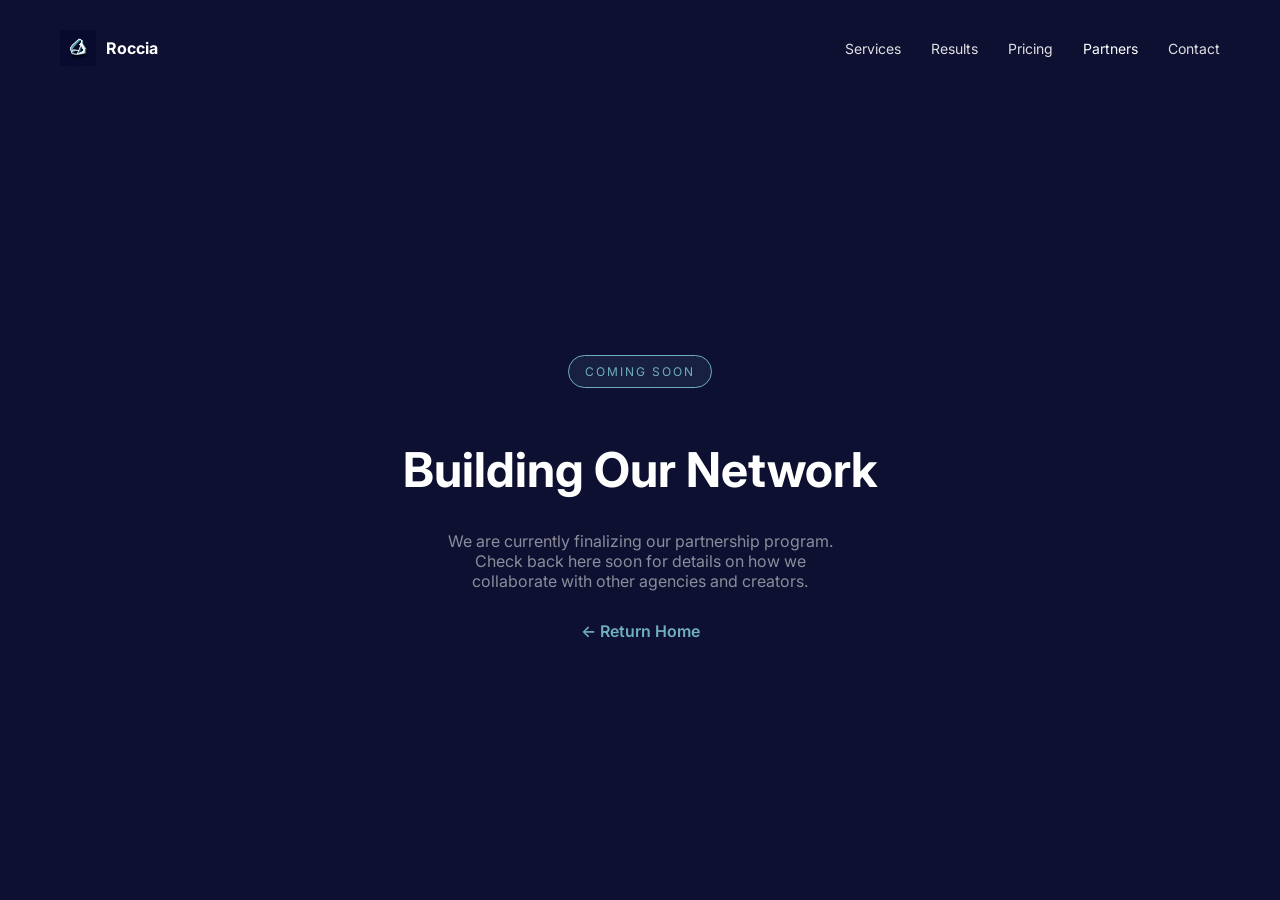
<file: blog/index.html>
<!DOCTYPE html>
<html lang="en">
<head>
<meta charset="UTF-8">
<meta name="viewport" content="width=device-width, initial-scale=1.0">
<title>Partnership — Coming Soon | Roccia Marketing</title>
<link rel="icon" type="image/png" href="../logo.png">
<link href="https://fonts.googleapis.com/css2?family=Inter:wght@300;400;600;800&display=swap" rel="stylesheet">
<style>
  :root { --navy: #0D1030; --teal: #427185; --sky: #6FAEBD; --silver: #DFDFE3; --white: #FFFFFF; }
  body { background-color: var(--navy); color: var(--silver); font-family: 'Inter', sans-serif; margin: 0; display: flex; flex-direction: column; min-height: 100vh; }

  /* Navigation */
  nav { display: flex; align-items: center; justify-content: space-between; padding: 22px 60px; z-index: 10; }
  .nav-logo { display: flex; align-items: center; gap: 10px; text-decoration: none; }
  .nav-logo img { width: 36px; height: 36px; }
  .nav-logo-text { font-weight: 700; color: var(--white); }
  .nav-links { display: flex; gap: 30px; list-style: none; }
  .nav-links a { color: var(--silver); text-decoration: none; font-size: 14px; }

  /* Content */
  .main-content { flex: 1; display: flex; flex-direction: column; align-items: center; justify-content: center; text-align: center; padding: 20px; }
  h1 { font-size: 48px; color: var(--white); margin-bottom: 16px; }
  p { color: rgba(223,223,227,0.6); max-width: 400px; margin-bottom: 30px; }
  .badge { background: rgba(111,174,189,0.1); border: 1px solid var(--sky); padding: 8px 16px; border-radius: 20px; color: var(--sky); font-size: 12px; text-transform: uppercase; letter-spacing: 2px; margin-bottom: 20px; }
</style>
</head>
<body>

<nav>
  <a href="../index.html" class="nav-logo">
    <img src="../logo.png" alt="Roccia">
    <span class="nav-logo-text">Roccia</span>
  </a>
  <ul class="nav-links">
    <li><a href="../services/index.html">Services</a></li>
    <li><a href="../results/index.html">Results</a></li>
    <li><a href="../pricing/index.html">Pricing</a></li>
    <li><a href="index.html" style="color:var(--white)">Partners</a></li>
    <li><a href="../contact/index.html">Contact</a></li>
  </ul>
</nav>

<div class="main-content">
  <div class="badge">Coming Soon</div>
  <h1>Building Our Network</h1>
  <p>We are currently finalizing our partnership program. Check back here soon for details on how we collaborate with other agencies and creators.</p>
  <a href="../index.html" style="color: var(--sky); text-decoration: none; font-weight: 600;">← Return Home</a>
</div>

</body>
</html>
</file>
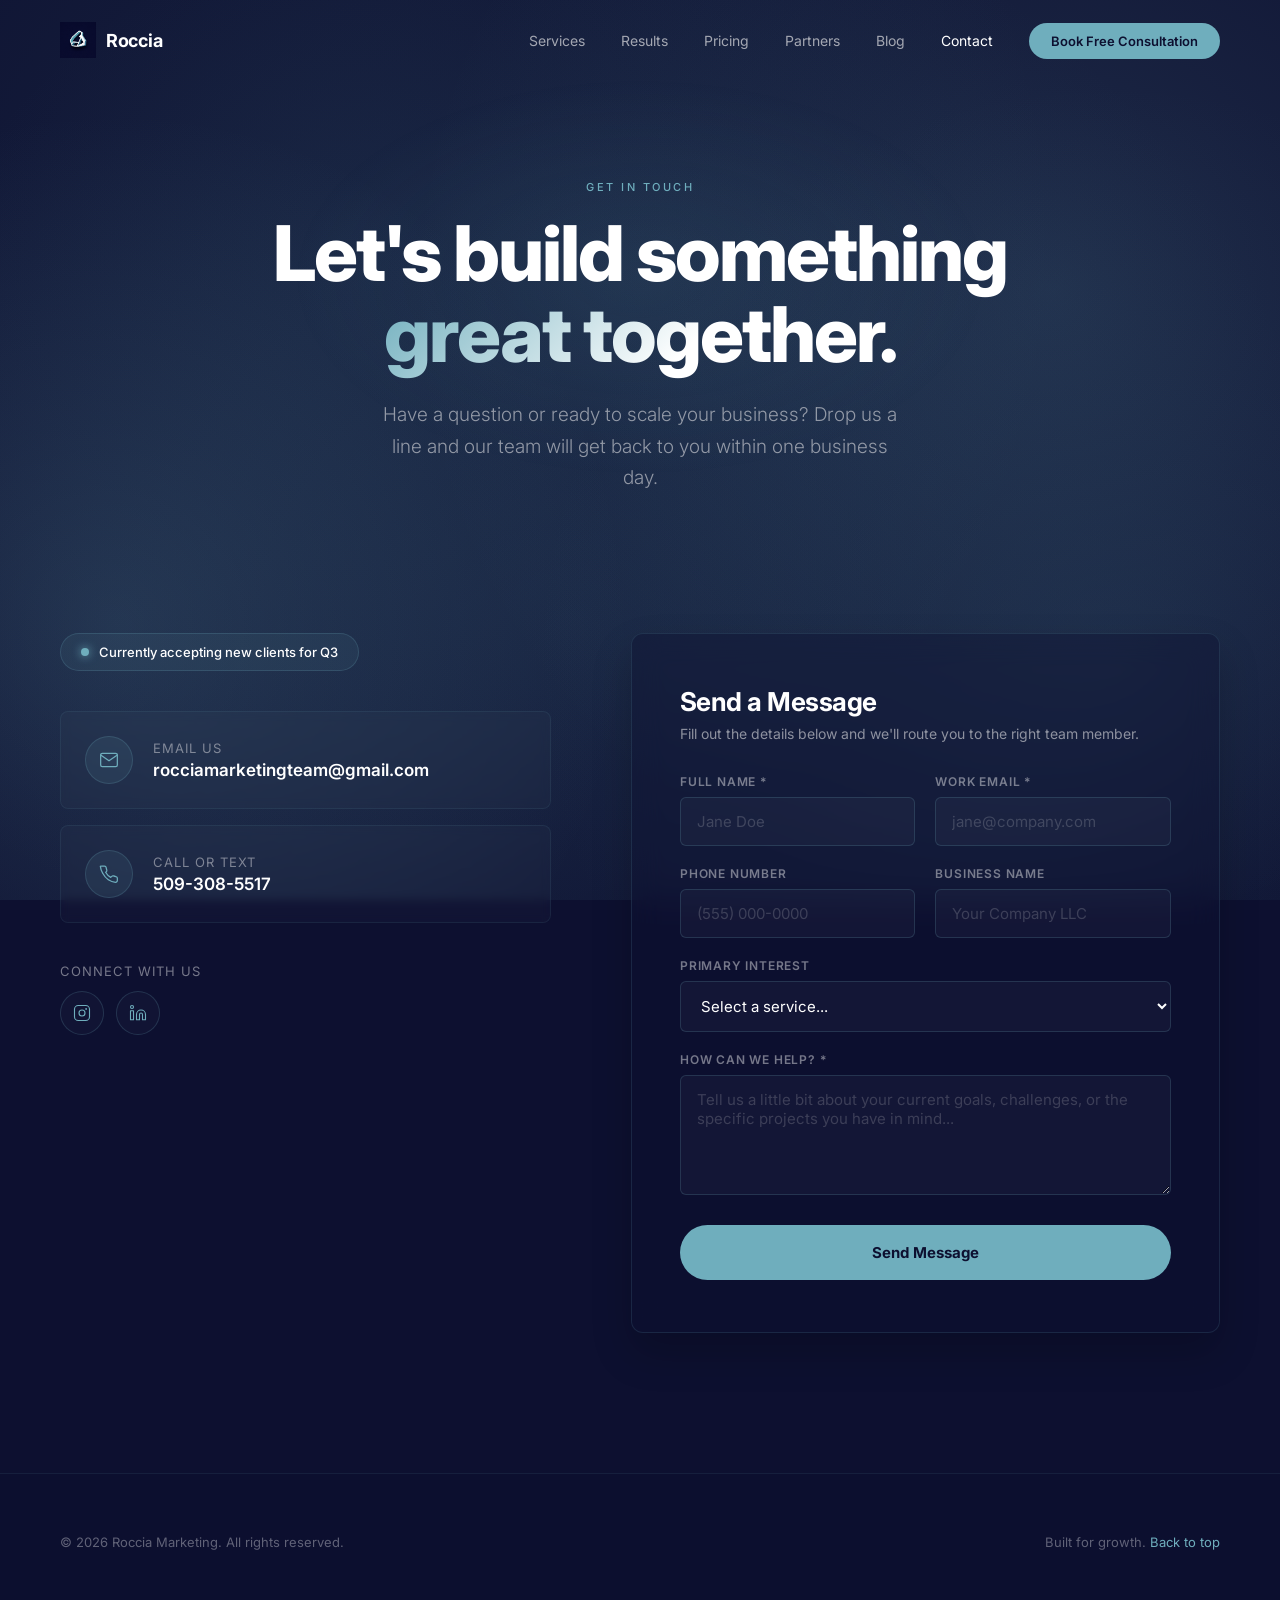
<file: contact/index.html>
<!DOCTYPE html>
<html lang="en">
<head>
<meta charset="UTF-8">
<meta name="viewport" content="width=device-width, initial-scale=1.0">
<title>Contact — Roccia Marketing</title>
<meta name="description" content="Get in touch with Roccia Marketing. Let's build a brand people remember.">
<link rel="icon" type="image/png" href="../logo.png">
<link rel="preconnect" href="https://fonts.googleapis.com">
<link href="https://fonts.googleapis.com/css2?family=Inter:wght@300;400;500;600;700;800&display=swap" rel="stylesheet">
<style>
  :root {
    --navy: #0D1030;
    --teal: #427185;
    --sky: #6FAEBD;
    --silver: #DFDFE3;
    --white: #FFFFFF;
  }

  *, *::before, *::after { box-sizing: border-box; margin: 0; padding: 0; }
  html { scroll-behavior: smooth; }

  body {
    background-color: var(--navy);
    color: var(--silver);
    font-family: 'Inter', sans-serif;
    overflow-x: hidden;
  }

  ::-webkit-scrollbar { width: 4px; }
  ::-webkit-scrollbar-track { background: var(--navy); }
  ::-webkit-scrollbar-thumb { background: var(--teal); border-radius: 2px; }

  /* ── BACKGROUND CANVAS ── */
  #bg-canvas {
    position: fixed; inset: 0;
    width: 100%; height: 100%;
    z-index: 0; pointer-events: none;
  }

  nav, .page-hero, section, footer { position: relative; z-index: 1; }

  /* ── NAV ── */
  nav {
    position: fixed; top: 0; left: 0; right: 0; z-index: 1000;
    display: flex; align-items: center; justify-content: space-between;
    padding: 22px 60px; transition: all 0.4s ease;
  }
  nav.scrolled {
    background: rgba(13,16,48,0.85);
    backdrop-filter: blur(20px);
    padding: 14px 60px;
    border-bottom: 1px solid rgba(111,174,189,0.1);
  }
  .nav-logo { display: flex; align-items: center; gap: 10px; text-decoration: none; }
  .nav-logo img { width: 36px; height: 36px; object-fit: contain; }
  .nav-logo-text { font-weight: 700; font-size: 18px; color: var(--white); letter-spacing: -0.3px; }
  .nav-links { display: flex; align-items: center; gap: 36px; list-style: none; }
  .nav-links a { color: rgba(223,223,227,0.7); text-decoration: none; font-size: 14px; font-weight: 400; transition: color 0.2s; }
  .nav-links a:hover, .nav-links a.active { color: var(--white); }
  .nav-cta {
    background: var(--sky); color: var(--navy) !important;
    padding: 10px 22px; border-radius: 100px;
    font-weight: 600 !important; font-size: 13px !important;
    transition: background 0.2s, transform 0.2s !important;
  }
  .nav-cta:hover { background: var(--white) !important; transform: scale(1.03); }
  .hamburger { display: none; flex-direction: column; gap: 5px; cursor: pointer; }
  .hamburger span { width: 24px; height: 1.5px; background: var(--white); display: block; transition: 0.3s; }

  /* ── HERO ── */
  .page-hero {
    min-height: 40vh;
    display: flex; flex-direction: column;
    align-items: center; justify-content: center;
    text-align: center; padding: 180px 40px 60px;
    position: relative; overflow: hidden;
  }
  .page-hero-glow {
    position: absolute; top: 50%; left: 50%;
    transform: translate(-50%, -50%);
    width: 700px; height: 400px; border-radius: 50%;
    background: radial-gradient(ellipse, rgba(66,113,133,0.18) 0%, transparent 70%);
    pointer-events: none;
  }
  .page-hero-content { position: relative; z-index: 1; max-width: 760px; }
  .section-eyebrow {
    font-size: 11px; letter-spacing: 2.5px; text-transform: uppercase;
    color: var(--sky); margin-bottom: 20px; font-weight: 500; display: block;
  }
  .page-hero h1 {
    font-size: clamp(44px, 6vw, 80px); font-weight: 800;
    letter-spacing: -2px; color: var(--white); line-height: 1.05; margin-bottom: 24px;
  }
  .page-hero h1 em {
    font-style: normal;
    background: linear-gradient(135deg, var(--sky) 0%, var(--white) 60%);
    -webkit-background-clip: text; -webkit-text-fill-color: transparent;
  }
  .page-hero p {
    font-size: clamp(16px, 2vw, 19px); font-weight: 300;
    color: rgba(223,223,227,0.6); line-height: 1.65; max-width: 520px; margin: 0 auto;
  }

  /* ── CONTACT LAYOUT ── */
  .padded { padding: 80px 60px 140px; }
  .contact-grid {
    display: grid; grid-template-columns: 1fr 1.2fr;
    gap: 80px; max-width: 1200px; margin: 0 auto; align-items: start;
  }

  /* ── LEFT: INFO & ENGAGEMENT ── */
  .contact-info-wrapper { display: flex; flex-direction: column; gap: 40px; }
  
  /* Status Indicator */
  .status-badge {
    display: inline-flex; align-items: center; gap: 10px;
    background: rgba(111,174,189,0.08); border: 1px solid rgba(111,174,189,0.2);
    padding: 10px 20px; border-radius: 100px; font-size: 13px;
    color: var(--white); font-weight: 500; width: fit-content;
  }
  .status-dot {
    width: 8px; height: 8px; border-radius: 50%;
    background: var(--sky); box-shadow: 0 0 10px var(--sky);
    animation: pulse 2s infinite;
  }
  @keyframes pulse { 0% { box-shadow: 0 0 0 0 rgba(111,174,189,0.7); } 70% { box-shadow: 0 0 0 10px rgba(111,174,189,0); } 100% { box-shadow: 0 0 0 0 rgba(111,174,189,0); } }

  .contact-methods { display: flex; flex-direction: column; gap: 16px; }
  .method-card {
    display: flex; gap: 20px; align-items: center;
    padding: 24px; background: rgba(255,255,255,0.02);
    border: 1px solid rgba(111,174,189,0.1); border-radius: 8px;
    text-decoration: none; transition: all 0.3s ease;
    backdrop-filter: blur(5px);
  }
  .method-card:hover {
    background: rgba(111,174,189,0.06); border-color: rgba(111,174,189,0.3);
    transform: translateX(8px);
  }
  .method-icon {
    width: 48px; height: 48px; border-radius: 50%;
    background: rgba(111,174,189,0.1); border: 1px solid rgba(111,174,189,0.2);
    display: flex; align-items: center; justify-content: center; flex-shrink: 0;
    transition: all 0.3s;
  }
  .method-card:hover .method-icon { background: var(--sky); }
  .method-card:hover .method-icon svg { stroke: var(--navy); }
  .method-icon svg { width: 20px; height: 20px; stroke: var(--sky); transition: all 0.3s; }
  .method-text { display: flex; flex-direction: column; gap: 4px; }
  .method-title { font-size: 13px; color: rgba(223,223,227,0.5); text-transform: uppercase; letter-spacing: 1px; }
  .method-value { font-size: 17px; font-weight: 600; color: var(--white); }

  .social-links { display: flex; gap: 12px; margin-top: 10px; }
  .social-link {
    width: 44px; height: 44px; border-radius: 50%;
    border: 1px solid rgba(111,174,189,0.2);
    display: flex; align-items: center; justify-content: center;
    transition: all 0.25s; text-decoration: none; background: rgba(255,255,255,0.02);
  }
  .social-link:hover { border-color: var(--sky); background: var(--sky); transform: translateY(-4px); }
  .social-link:hover svg { stroke: var(--navy); }
  .social-link svg { width: 18px; height: 18px; stroke: var(--sky); transition: stroke 0.25s; }

  /* ── RIGHT: FORM CARD ── */
  .form-card {
    background: rgba(13,16,48,0.4); border: 1px solid rgba(111,174,189,0.15);
    padding: 52px 48px; border-radius: 12px;
    backdrop-filter: blur(15px); box-shadow: 0 20px 40px rgba(0,0,0,0.2);
  }
  .form-card h3 { font-size: 26px; font-weight: 700; color: var(--white); margin-bottom: 8px; letter-spacing: -0.5px; }
  .form-card > p { font-size: 14px; color: rgba(223,223,227,0.6); margin-bottom: 32px; }
  
  .form-row { display: grid; grid-template-columns: 1fr 1fr; gap: 20px; }
  .form-group { display: flex; flex-direction: column; gap: 8px; margin-bottom: 20px; }
  .form-group label { font-size: 12px; letter-spacing: 0.8px; text-transform: uppercase; color: rgba(223,223,227,0.5); font-weight: 600; }
  .form-group input, .form-group select, .form-group textarea {
    background: rgba(255,255,255,0.03); border: 1px solid rgba(111,174,189,0.2);
    border-radius: 6px; padding: 14px 16px; font-size: 15px;
    color: var(--white); font-family: 'Inter', sans-serif;
    transition: all 0.3s; outline: none; width: 100%;
  }
  .form-group input::placeholder, .form-group textarea::placeholder { color: rgba(223,223,227,0.2); }
  .form-group input:focus, .form-group select:focus, .form-group textarea:focus {
    border-color: var(--sky); background: rgba(111,174,189,0.05);
    box-shadow: 0 0 0 4px rgba(111,174,189,0.1);
  }
  .form-group select option { background: var(--navy); color: var(--white); }
  .form-group textarea { resize: vertical; min-height: 120px; }
  
  .form-submit {
    width: 100%; padding: 18px; border-radius: 100px;
    background: var(--sky); color: var(--navy);
    font-size: 15px; font-weight: 700; cursor: pointer; border: none;
    transition: all 0.3s; margin-top: 10px; font-family: 'Inter', sans-serif;
  }
  .form-submit:hover { background: var(--white); transform: translateY(-3px); box-shadow: 0 10px 20px rgba(111,174,189,0.2); }

  /* ── FOOTER ── */
  footer {
    padding: 60px; border-top: 1px solid rgba(111,174,189,0.1);
    display: flex; justify-content: space-between; align-items: center;
    font-size: 13px; color: rgba(223,223,227,0.4); background: rgba(13,16,48,0.8); backdrop-filter: blur(10px);
  }
  footer a { color: var(--sky); text-decoration: none; }

  /* ── REVEAL ── */
  .reveal { opacity: 0; transform: translateY(28px); transition: opacity 0.7s ease, transform 0.7s ease; }
  .reveal.visible { opacity: 1; transform: translateY(0); }
  .reveal-delay-1 { transition-delay: 0.1s; }
  .reveal-delay-2 { transition-delay: 0.2s; }

  /* ── MOBILE ── */
  @media (max-width: 1024px) {
    nav { padding: 18px 32px; }
    nav.scrolled { padding: 14px 32px; }
    .padded { padding: 60px 32px 100px; }
    .contact-grid { grid-template-columns: 1fr; gap: 60px; }
    .form-card { padding: 40px 32px; }
  }
  @media (max-width: 768px) {
    nav { padding: 16px 24px; }
    .nav-links { display: none; }
    .hamburger { display: flex; }
    .nav-links.open {
      display: flex; flex-direction: column; position: fixed;
      inset: 0; background: var(--navy); z-index: 999;
      align-items: center; justify-content: center; gap: 40px;
    }
    .nav-links.open a { font-size: 24px !important; }
    .form-row { grid-template-columns: 1fr; gap: 0; }
    .form-card { padding: 32px 24px; }
    footer { flex-direction: column; gap: 12px; text-align: center; padding: 40px 24px; }
  }
</style>
</head>
<body>

<canvas id="bg-canvas"></canvas>

<nav id="main-nav">
  <a href="../index.html" class="nav-logo">
    <img src="../logo.png" alt="Roccia">
    <span class="nav-logo-text">Roccia</span>
  </a>
  
  <ul class="nav-links" id="nav-links">
    <li><a href="../services/index.html">Services</a></li>
    <li><a href="../results/index.html">Results</a></li>
    <li><a href="../pricing/index.html">Pricing</a></li>
    <li><a href="../partnership/index.html">Partners</a></li>
    <li><a href="../blog/index.html">Blog</a></li>
    <li><a href="../contact/index.html" class="active">Contact</a></li>
    
    <li><a href="../contact/index.html" class="nav-cta">Book Free Consultation</a></li>
  </ul>
  
  <div class="hamburger" id="hamburger" onclick="toggleMenu()">
    <span></span><span></span><span></span>
  </div>
</nav>

<div class="page-hero">
  <div class="page-hero-glow"></div>
  <div class="page-hero-content">
    <span class="section-eyebrow reveal">Get in Touch</span>
    <h1 class="reveal reveal-delay-1">Let's build something<br><em>great together.</em></h1>
    <p class="reveal reveal-delay-2">Have a question or ready to scale your business? Drop us a line and our team will get back to you within one business day.</p>
  </div>
</div>

<section class="padded">
  <div class="contact-grid">
    
    <div class="contact-info-wrapper reveal">
      <div class="status-badge">
        <span class="status-dot"></span>
        Currently accepting new clients for Q3
      </div>

      <div class="contact-methods">
        <a href="mailto:rocciamarketingteam@gmail.com" class="method-card">
          <div class="method-icon">
            <svg viewBox="0 0 24 24" fill="none" stroke-width="1.5" stroke-linecap="round" stroke-linejoin="round"><path d="M4 4h16c1.1 0 2 .9 2 2v12c0 1.1-.9 2-2 2H4c-1.1 0-2-.9-2-2V6c0-1.1.9-2 2-2z"/><polyline points="22,6 12,13 2,6"/></svg>
          </div>
          <div class="method-text">
            <span class="method-title">Email Us</span>
            <span class="method-value">rocciamarketingteam@gmail.com</span>
          </div>
        </a>

        <a href="tel:+15093085517" class="method-card">
          <div class="method-icon">
            <svg viewBox="0 0 24 24" fill="none" stroke-width="1.5" stroke-linecap="round" stroke-linejoin="round"><path d="M22 16.92v3a2 2 0 0 1-2.18 2 19.79 19.79 0 0 1-8.63-3.07A19.5 19.5 0 0 1 4.69 11.5a19.79 19.79 0 0 1-3.07-8.67A2 2 0 0 1 3.6 2.69h3a2 2 0 0 1 2 1.72 12.84 12.84 0 0 0 .7 2.81 2 2 0 0 1-.45 2.11L7.91 9.91a16 16 0 0 0 6.16 6.16l1.27-1.27a2 2 0 0 1 2.11-.45 12.84 12.84 0 0 0 2.81.7A2 2 0 0 1 22 16.92z"/></svg>
          </div>
          <div class="method-text">
            <span class="method-title">Call or Text</span>
            <span class="method-value">509-308-5517</span>
          </div>
        </a>
      </div>

      <div>
        <span class="method-title" style="display:block; margin-bottom:12px;">Connect with us</span>
        <div class="social-links">
          <a href="https://www.instagram.com/roccia_marketing/" target="_blank" rel="noopener noreferrer" class="social-link" aria-label="Instagram">
            <svg viewBox="0 0 24 24" fill="none" stroke-width="1.5" stroke-linecap="round" stroke-linejoin="round"><rect x="2" y="2" width="20" height="20" rx="5"/><circle cx="12" cy="12" r="4"/><circle cx="17.5" cy="6.5" r=".5" fill="currentColor"/></svg>
          </a>
          <a href="https://www.linkedin.com/company/rocciamarketing" target="_blank" rel="noopener noreferrer" class="social-link" aria-label="LinkedIn">
            <svg viewBox="0 0 24 24" fill="none" stroke-width="1.5" stroke-linecap="round" stroke-linejoin="round"><path d="M16 8a6 6 0 0 1 6 6v7h-4v-7a2 2 0 0 0-2-2 2 2 0 0 0-2 2v7h-4v-7a6 6 0 0 1 6-6z"/><rect x="2" y="9" width="4" height="12"/><circle cx="4" cy="4" r="2"/></svg>
          </a>
        </div>
      </div>
    </div>

    <div class="reveal reveal-delay-1" id="form-scroll">
      <div class="form-card">
        <h3>Send a Message</h3>
        <p>Fill out the details below and we'll route you to the right team member.</p>
        
        <form action="https://api.web3forms.com/submit" method="POST">
          <input type="hidden" name="access_key" value="a84a2026-9b71-46fc-a1b6-0d543163e698">
          <input type="hidden" name="subject" value="New Contact Message — Roccia Marketing">
          <input type="hidden" name="redirect" value="https://web3forms.com/success">
          
          <div class="form-row">
            <div class="form-group">
              <label>Full Name *</label>
              <input type="text" name="name" placeholder="Jane Doe" required>
            </div>
            <div class="form-group">
              <label>Work Email *</label>
              <input type="email" name="email" placeholder="jane@company.com" required>
            </div>
          </div>
          
          <div class="form-row">
            <div class="form-group">
              <label>Phone Number</label>
              <input type="tel" name="phone" placeholder="(555) 000-0000">
            </div>
            <div class="form-group">
              <label>Business Name</label>
              <input type="text" name="business_name" placeholder="Your Company LLC">
            </div>
          </div>
          
          <div class="form-group">
            <label>Primary Interest</label>
            <select name="service">
              <option value="" disabled selected>Select a service...</option>
              <option>SEO &amp; GEO</option>
              <option>Paid Advertising</option>
              <option>Social Media Management</option>
              <option>Content Creation</option>
              <option>AI Automation</option>
              <option>Brand Strategy</option>
              <option>Partnership / White-Label</option>
              <option>Not Sure — Let's Talk</option>
            </select>
          </div>
          
          <div class="form-group">
            <label>How can we help? *</label>
            <textarea name="message" placeholder="Tell us a little bit about your current goals, challenges, or the specific projects you have in mind..." required></textarea>
          </div>
          
          <button type="submit" class="form-submit">Send Message</button>
        </form>
      </div>
    </div>
    
  </div>
</section>

<footer>
  <span>© 2026 Roccia Marketing. All rights reserved.</span>
  <span>Built for growth. <a href="#">Back to top</a></span>
</footer>

<script>
// ── NAV SCROLL & HAMBURGER ──
const nav = document.getElementById('main-nav');
window.addEventListener('scroll', () => nav.classList.toggle('scrolled', window.scrollY > 40));
function toggleMenu() { document.getElementById('nav-links').classList.toggle('open'); }

// ── REVEAL ANIMATIONS ──
const reveals = document.querySelectorAll('.reveal');
const revealObs = new IntersectionObserver(entries => {
  entries.forEach(e => { if (e.isIntersecting) e.target.classList.add('visible'); });
}, { threshold: 0.1 });
reveals.forEach(r => revealObs.observe(r));

// ── ANIMATED CANVAS BACKGROUND ──
(function() {
  const canvas = document.getElementById('bg-canvas');
  const ctx = canvas.getContext('2d');
  const orbs = [
    { baseX: 0.25, baseY: 0.20, r: 0.55, color: 'rgba(66,113,133,',  speed: 0.00018, phase: 0.0 },
    { baseX: 0.75, baseY: 0.35, r: 0.50, color: 'rgba(111,174,189,', speed: 0.00013, phase: 1.8 },
    { baseX: 0.50, baseY: 0.75, r: 0.60, color: 'rgba(66,113,133,',  speed: 0.00021, phase: 3.5 },
    { baseX: 0.15, baseY: 0.65, r: 0.40, color: 'rgba(111,174,189,', speed: 0.00016, phase: 5.2 },
    { baseX: 0.85, baseY: 0.80, r: 0.45, color: 'rgba(66,113,133,',  speed: 0.00019, phase: 2.6 },
  ];
  let mouse = { x: 0.5, y: 0.5 }, targetMouse = { x: 0.5, y: 0.5 }, scrollOffset = 0;
  
  window.addEventListener('mousemove', e => { 
    targetMouse.x = e.clientX / window.innerWidth; 
    targetMouse.y = e.clientY / window.innerHeight; 
  });
  
  window.addEventListener('scroll', () => { 
    const m = document.documentElement.scrollHeight - window.innerHeight; 
    scrollOffset = m > 0 ? window.scrollY / m : 0; 
  });
  
  function resize() { 
    canvas.width = window.innerWidth; 
    canvas.height = window.innerHeight; 
  }
  window.addEventListener('resize', resize); 
  resize();
  
  function draw(ts) {
    const W = canvas.width, H = canvas.height;
    mouse.x += (targetMouse.x - mouse.x) * 0.06;
    mouse.y += (targetMouse.y - mouse.y) * 0.06;
    
    ctx.clearRect(0, 0, W, H);
    ctx.fillStyle = '#0D1030'; 
    ctx.fillRect(0, 0, W, H);
    
    orbs.forEach(orb => {
      const fx = Math.sin(ts * orb.speed + orb.phase) * 0.08;
      const fy = Math.cos(ts * orb.speed * 0.7 + orb.phase) * 0.07;
      const ps = 0.06 + orb.r * 0.04;
      const cx = (orb.baseX + fx + (mouse.x - 0.5) * ps) * W;
      const cy = (orb.baseY + fy + (mouse.y - 0.5) * ps - scrollOffset * 0.15) * H;
      const radius = orb.r * Math.max(W, H);
      
      const g = ctx.createRadialGradient(cx, cy, 0, cx, cy, radius);
      g.addColorStop(0, orb.color + '0.18)');
      g.addColorStop(0.4, orb.color + '0.10)');
      g.addColorStop(1, orb.color + '0.00)');
      
      ctx.fillStyle = g; 
      ctx.beginPath();
      ctx.arc(cx, cy, radius, 0, Math.PI * 2); 
      ctx.fill();
    });
    requestAnimationFrame(draw);
  }
  requestAnimationFrame(draw);
})();
</script>
</body>
</html>
</file>
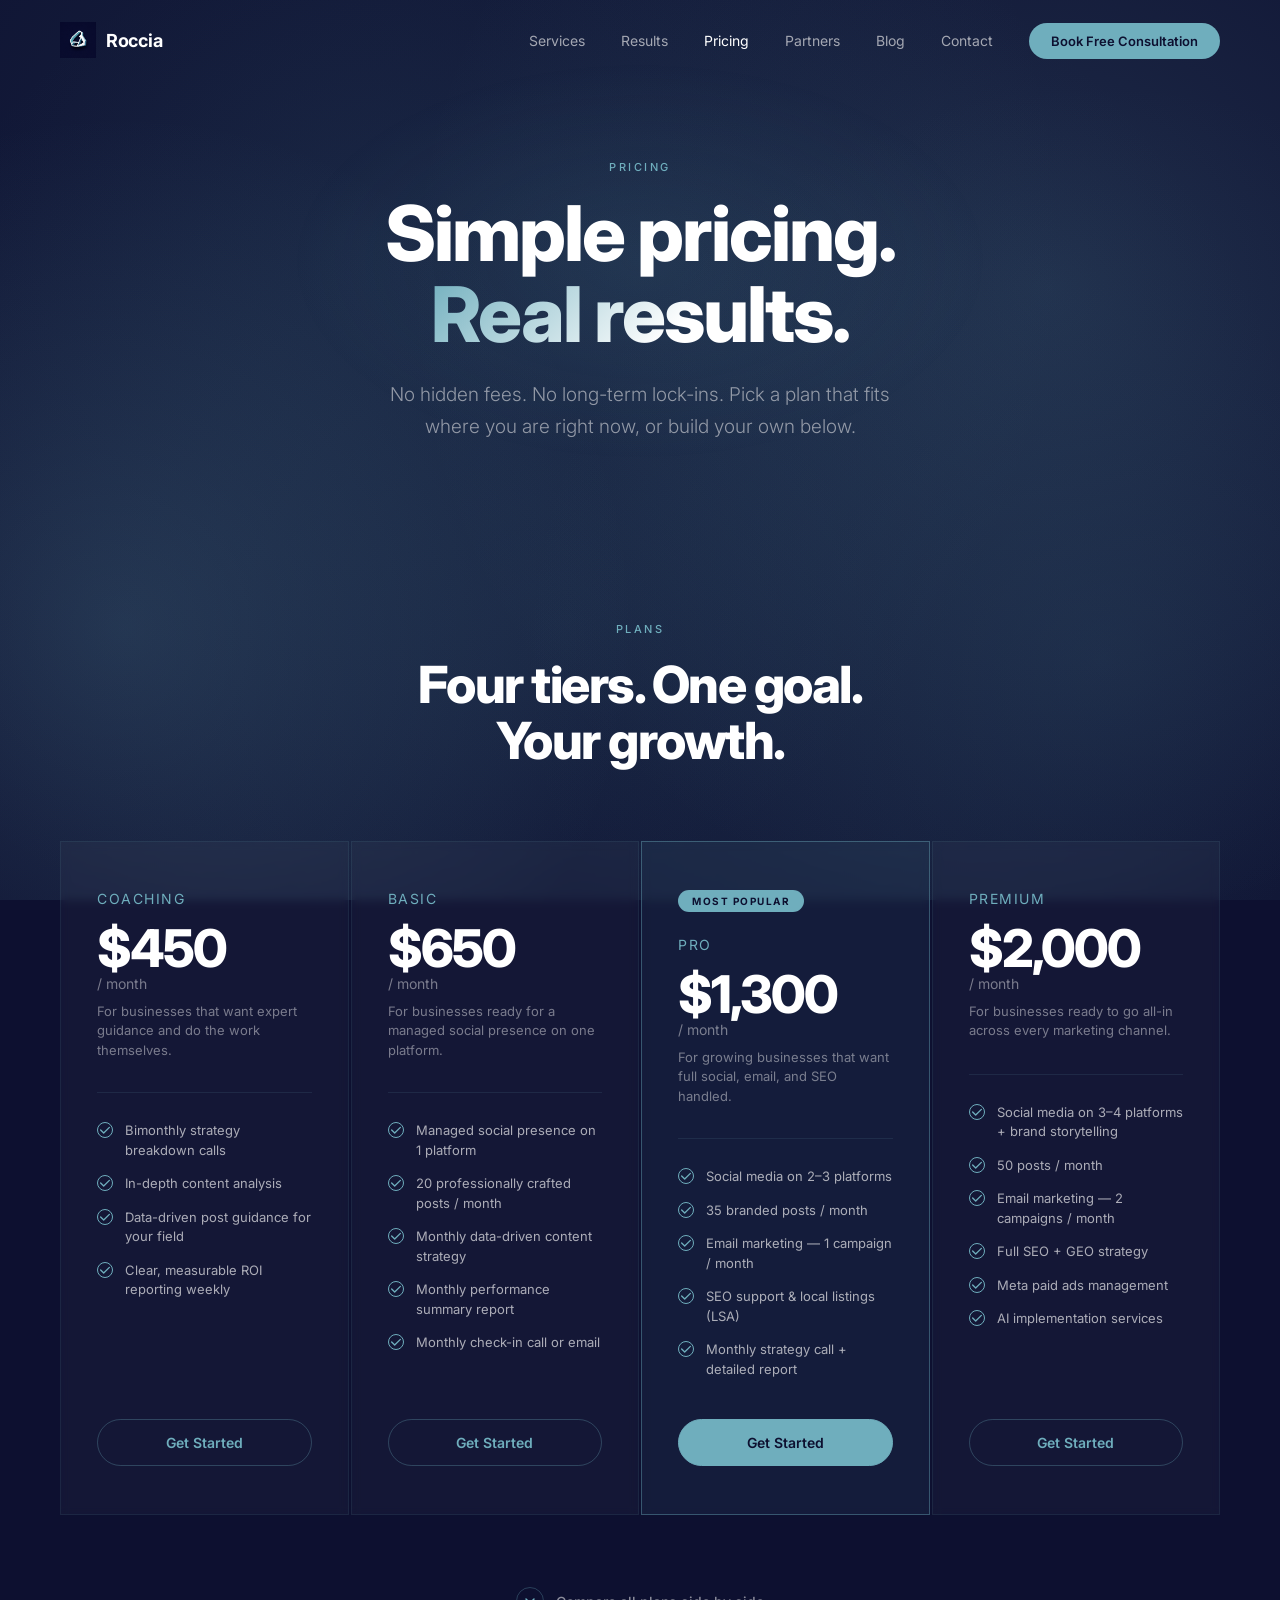
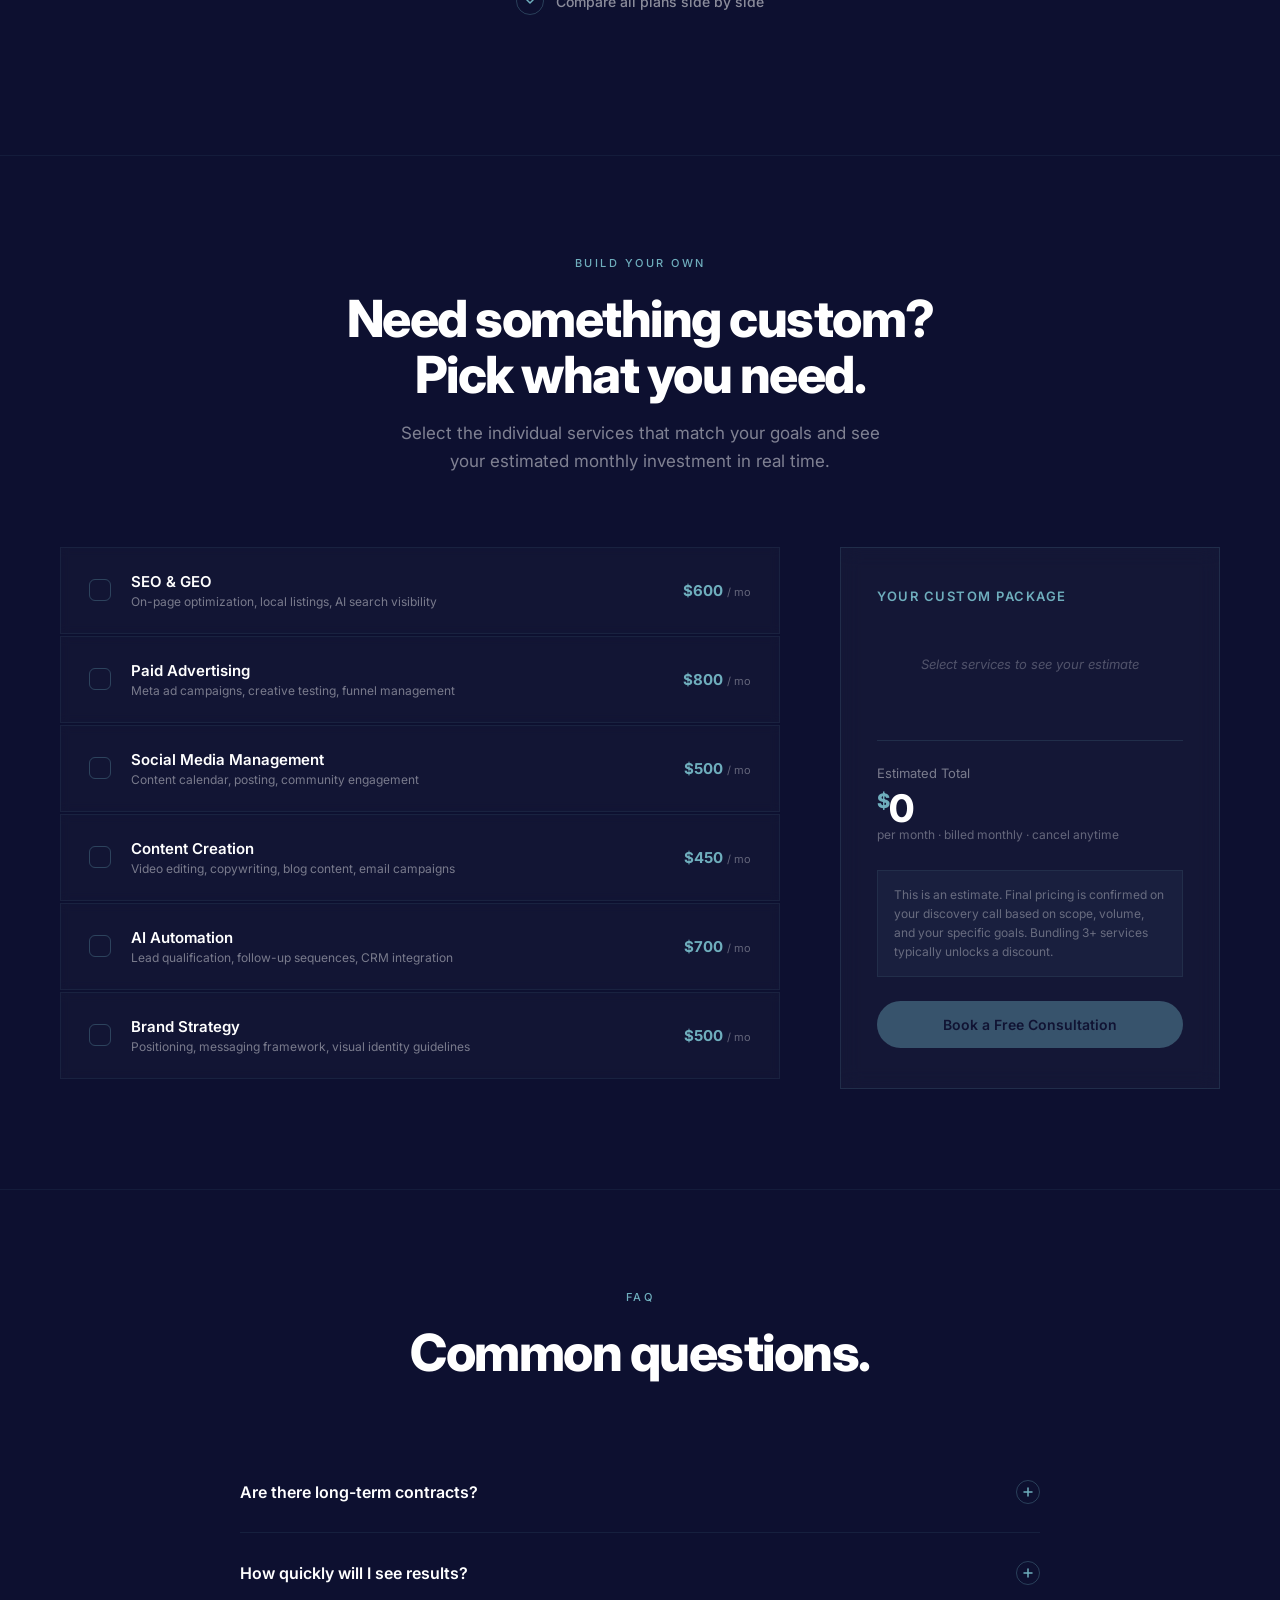
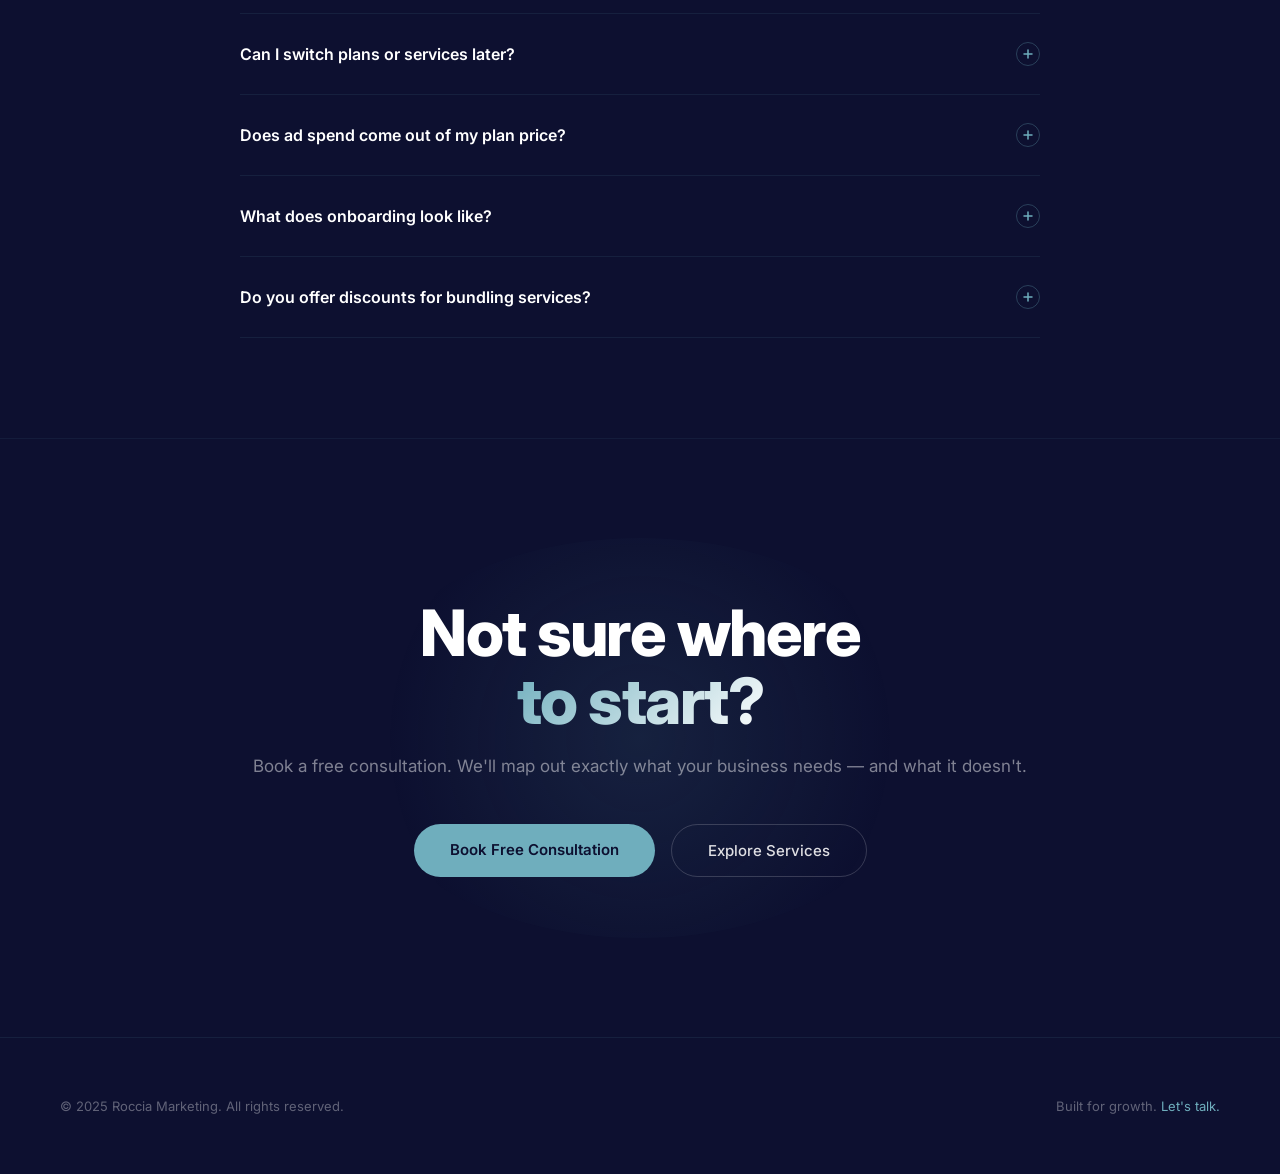
<file: pricing/index.html>
<!DOCTYPE html>
<html lang="en">
<head>
<meta charset="UTF-8">
<meta name="viewport" content="width=device-width, initial-scale=1.0">
<title>Pricing — Roccia Marketing</title>
<meta name="description" content="Transparent pricing for every stage of growth. Four tiers from coaching to full-service. Build your own custom package with our service picker.">
<link rel="icon" type="image/png" href="../logo.png">
<link rel="preconnect" href="https://fonts.googleapis.com">
<link href="https://fonts.googleapis.com/css2?family=Inter:wght@300;400;500;600;700;800&display=swap" rel="stylesheet">
<style>
  :root {
    --navy: #0D1030;
    --teal: #427185;
    --sky: #6FAEBD;
    --silver: #DFDFE3;
    --white: #FFFFFF;
  }

  *, *::before, *::after { box-sizing: border-box; margin: 0; padding: 0; }
  html { scroll-behavior: smooth; }

  body {
    background-color: var(--navy);
    color: var(--silver);
    font-family: 'Inter', sans-serif;
    overflow-x: hidden;
  }

  ::-webkit-scrollbar { width: 4px; }
  ::-webkit-scrollbar-track { background: var(--navy); }
  ::-webkit-scrollbar-thumb { background: var(--teal); border-radius: 2px; }

  #bg-canvas {
    position: fixed; inset: 0;
    width: 100%; height: 100%;
    z-index: 0; pointer-events: none;
  }

  nav, .page-hero, section, .bottom-cta, footer { position: relative; z-index: 1; }

  /* ── NAV ── */
  nav {
    position: fixed; top: 0; left: 0; right: 0; z-index: 1000;
    display: flex; align-items: center; justify-content: space-between;
    padding: 22px 60px; transition: all 0.4s ease;
  }
  nav.scrolled {
    background: rgba(13,16,48,0.85);
    backdrop-filter: blur(20px);
    padding: 14px 60px;
    border-bottom: 1px solid rgba(111,174,189,0.1);
  }
  .nav-logo { display: flex; align-items: center; gap: 10px; text-decoration: none; }
  .nav-logo img { width: 36px; height: 36px; object-fit: contain; }
  .nav-logo-text { font-weight: 700; font-size: 18px; color: var(--white); letter-spacing: -0.3px; }
  .nav-links { display: flex; align-items: center; gap: 36px; list-style: none; }
  .nav-links a { color: rgba(223,223,227,0.7); text-decoration: none; font-size: 14px; font-weight: 400; transition: color 0.2s; }
  .nav-links a:hover, .nav-links a.active { color: var(--white); }
  .nav-cta {
    background: var(--sky); color: var(--navy) !important;
    padding: 10px 22px; border-radius: 100px;
    font-weight: 600 !important; font-size: 13px !important;
    transition: background 0.2s, transform 0.2s !important;
  }
  .nav-cta:hover { background: var(--white) !important; transform: scale(1.03); }
  .hamburger { display: none; flex-direction: column; gap: 5px; cursor: pointer; }
  .hamburger span { width: 24px; height: 1.5px; background: var(--white); display: block; transition: 0.3s; }

  /* ── HERO ── */
  .page-hero {
    min-height: 50vh;
    display: flex; flex-direction: column;
    align-items: center; justify-content: center;
    text-align: center; padding: 160px 40px 80px;
    position: relative; overflow: hidden;
  }
  .page-hero-glow {
    position: absolute; top: 50%; left: 50%;
    transform: translate(-50%, -50%);
    width: 700px; height: 400px; border-radius: 50%;
    background: radial-gradient(ellipse, rgba(66,113,133,0.18) 0%, transparent 70%);
    pointer-events: none;
  }
  .page-hero-content { position: relative; z-index: 1; max-width: 760px; }
  .section-eyebrow {
    font-size: 11px; letter-spacing: 2.5px; text-transform: uppercase;
    color: var(--sky); margin-bottom: 20px; font-weight: 500; display: block;
  }
  .page-hero h1 {
    font-size: clamp(44px, 6vw, 80px); font-weight: 800;
    letter-spacing: -2px; color: var(--white); line-height: 1.05; margin-bottom: 24px;
  }
  .page-hero h1 em {
    font-style: normal;
    background: linear-gradient(135deg, var(--sky) 0%, var(--white) 60%);
    -webkit-background-clip: text; -webkit-text-fill-color: transparent;
  }
  .page-hero p {
    font-size: clamp(16px, 2vw, 19px); font-weight: 300;
    color: rgba(223,223,227,0.6); line-height: 1.65; max-width: 520px; margin: 0 auto;
  }

  /* ── SHARED ── */
  .padded { padding: 100px 60px; }
  .bordered { border-top: 1px solid rgba(111,174,189,0.08); }
  .section-header { text-align: center; margin-bottom: 72px; }
  .section-header h2 {
    font-size: clamp(32px, 4vw, 52px); font-weight: 800;
    letter-spacing: -1.5px; color: var(--white); margin-top: 14px; line-height: 1.1;
  }
  .section-header p {
    font-size: 17px; color: rgba(223,223,227,0.55);
    margin-top: 16px; max-width: 500px; margin-left: auto; margin-right: auto;
    line-height: 1.65;
  }

  /* ── PRICING TIERS ── */
  .pricing-grid {
    display: grid; grid-template-columns: repeat(4, 1fr);
    gap: 2px; max-width: 1300px; margin: 0 auto;
  }
  .price-card {
    background: rgba(255,255,255,0.03);
    border: 1px solid rgba(111,174,189,0.1);
    padding: 48px 36px; position: relative;
    transition: all 0.3s; backdrop-filter: blur(5px);
    display: flex; flex-direction: column;
  }
  .price-card.featured {
    background: rgba(111,174,189,0.08);
    border-color: rgba(111,174,189,0.4);
  }
  .price-card:hover { border-color: rgba(111,174,189,0.3); transform: translateY(-4px); }
  .price-badge {
    display: inline-block; background: var(--sky); color: var(--navy);
    font-size: 10px; font-weight: 700; letter-spacing: 1.5px; text-transform: uppercase;
    padding: 5px 14px; border-radius: 100px; margin-bottom: 24px; width: fit-content;
  }
  .price-name {
    font-size: 14px; letter-spacing: 1.5px; text-transform: uppercase;
    color: var(--sky); margin-bottom: 16px;
  }
  .price-amount {
    font-size: 52px; font-weight: 800;
    color: var(--white); letter-spacing: -2px; line-height: 1;
  }
  .price-period { font-size: 14px; color: rgba(223,223,227,0.5); margin-bottom: 10px; }
  .price-tagline {
    font-size: 13px; color: rgba(223,223,227,0.5); line-height: 1.5;
    margin-bottom: 32px; min-height: 40px;
  }
  .price-divider {
    height: 1px; background: rgba(111,174,189,0.12); margin-bottom: 28px;
  }
  .price-features {
    list-style: none; display: flex; flex-direction: column;
    gap: 14px; margin-bottom: 40px; flex: 1;
  }
  .price-features li {
    font-size: 13px; color: rgba(223,223,227,0.75);
    display: flex; gap: 12px; align-items: flex-start; line-height: 1.5;
  }
  .price-features li::before {
    content: ''; width: 16px; height: 16px; flex-shrink: 0;
    border-radius: 50%; border: 1.5px solid var(--sky);
    display: flex; align-items: center; justify-content: center;
    margin-top: 1px;
    background: url("data:image/svg+xml,%3Csvg xmlns='http://www.w3.org/2000/svg' viewBox='0 0 16 16'%3E%3Cpath d='M3 8l3.5 3.5L13 5' stroke='%236FAEBD' stroke-width='1.5' fill='none' stroke-linecap='round' stroke-linejoin='round'/%3E%3C/svg%3E") center/14px no-repeat;
  }
  .price-btn {
    width: 100%; padding: 14px; border-radius: 100px;
    font-size: 14px; font-weight: 600; cursor: pointer;
    border: 1.5px solid rgba(111,174,189,0.3);
    background: transparent; color: var(--sky);
    transition: all 0.25s; font-family: 'Inter', sans-serif;
    text-decoration: none; display: block; text-align: center;
  }
  .price-btn:hover, .price-card.featured .price-btn {
    background: var(--sky); color: var(--navy); border-color: var(--sky);
  }

  /* ── COMPARISON TABLE ── */
  .compare-wrap {
    max-width: 1100px; margin: 72px auto 0; overflow-x: auto;
  }
  .compare-toggle {
    display: flex; align-items: center; justify-content: center;
    gap: 12px; margin-bottom: 40px; cursor: pointer;
  }
  .compare-toggle-label {
    font-size: 14px; color: rgba(223,223,227,0.6); font-weight: 500;
    transition: color 0.2s;
  }
  .compare-toggle:hover .compare-toggle-label { color: var(--sky); }
  .compare-toggle-icon {
    width: 28px; height: 28px; border-radius: 50%;
    border: 1px solid rgba(111,174,189,0.3);
    display: flex; align-items: center; justify-content: center;
    transition: all 0.25s;
  }
  .compare-toggle-icon svg { width: 12px; height: 12px; stroke: var(--sky); transition: transform 0.3s; }
  .compare-toggle.open .compare-toggle-icon svg { transform: rotate(180deg); }
  .compare-table-wrap {
    max-height: 0; overflow: hidden; transition: max-height 0.5s ease;
  }
  .compare-table-wrap.open { max-height: 1000px; }
  table {
    width: 100%; border-collapse: collapse; font-size: 13px;
  }
  thead th {
    padding: 16px 20px; text-align: left; font-size: 11px;
    letter-spacing: 1.5px; text-transform: uppercase; color: var(--sky);
    border-bottom: 1px solid rgba(111,174,189,0.15); background: rgba(13,16,48,0.6);
    backdrop-filter: blur(5px);
  }
  thead th:first-child { width: 40%; }
  tbody tr { border-bottom: 1px solid rgba(111,174,189,0.06); transition: background 0.2s; }
  tbody tr:hover { background: rgba(111,174,189,0.04); }
  tbody td { padding: 14px 20px; color: rgba(223,223,227,0.7); vertical-align: middle; }
  tbody td:first-child { color: var(--silver); font-weight: 500; }
  .check { color: var(--sky); font-size: 15px; }
  .dash { color: rgba(223,223,227,0.2); font-size: 18px; }
  .partial { font-size: 11px; color: rgba(111,174,189,0.7); }

  /* ── SERVICE PICKER ── */
  .picker-section { padding: 100px 60px; border-top: 1px solid rgba(111,174,189,0.08); }
  .picker-layout {
    display: grid; grid-template-columns: 1fr 380px;
    gap: 60px; max-width: 1200px; margin: 0 auto; align-items: start;
  }
  .picker-services { display: flex; flex-direction: column; gap: 2px; }
  .picker-item {
    display: flex; align-items: center; justify-content: space-between;
    padding: 24px 28px;
    background: rgba(255,255,255,0.025);
    border: 1px solid rgba(111,174,189,0.08);
    cursor: pointer; transition: all 0.25s; backdrop-filter: blur(5px);
    position: relative; overflow: hidden;
    user-select: none;
  }
  .picker-item::before {
    content: ''; position: absolute; left: 0; top: 0; bottom: 0;
    width: 3px; background: var(--sky);
    transform: scaleY(0); transform-origin: bottom; transition: transform 0.25s;
  }
  .picker-item:hover { background: rgba(111,174,189,0.05); border-color: rgba(111,174,189,0.18); }
  .picker-item.selected {
    background: rgba(111,174,189,0.08);
    border-color: rgba(111,174,189,0.3);
  }
  .picker-item.selected::before { transform: scaleY(1); }
  .picker-item-left { display: flex; align-items: center; gap: 20px; }
  .picker-checkbox {
    width: 22px; height: 22px; border-radius: 6px;
    border: 1.5px solid rgba(111,174,189,0.3);
    display: flex; align-items: center; justify-content: center;
    flex-shrink: 0; transition: all 0.25s; background: transparent;
  }
  .picker-item.selected .picker-checkbox {
    background: var(--sky); border-color: var(--sky);
  }
  .picker-checkbox svg { width: 12px; height: 12px; stroke: var(--navy); opacity: 0; transition: opacity 0.2s; }
  .picker-item.selected .picker-checkbox svg { opacity: 1; }
  .picker-item-info {}
  .picker-item-name { font-size: 15px; font-weight: 600; color: var(--white); margin-bottom: 3px; }
  .picker-item-desc { font-size: 12px; color: rgba(223,223,227,0.5); }
  .picker-item-price {
    font-size: 15px; font-weight: 700; color: var(--sky); white-space: nowrap;
  }
  .picker-item-price span { font-size: 11px; color: rgba(223,223,227,0.4); font-weight: 400; }

  /* Summary card */
  .picker-summary {
    position: sticky; top: 120px;
    background: rgba(255,255,255,0.03);
    border: 1px solid rgba(111,174,189,0.15);
    padding: 40px 36px; backdrop-filter: blur(10px);
  }
  .summary-title {
    font-size: 13px; letter-spacing: 1.5px; text-transform: uppercase;
    color: var(--sky); margin-bottom: 28px; font-weight: 600;
  }
  .summary-lines { display: flex; flex-direction: column; gap: 0; min-height: 80px; margin-bottom: 28px; }
  .summary-line {
    display: flex; justify-content: space-between; align-items: center;
    padding: 12px 0; border-bottom: 1px solid rgba(111,174,189,0.08);
    font-size: 13px; color: rgba(223,223,227,0.7);
    animation: fadeIn 0.25s ease;
  }
  @keyframes fadeIn { from { opacity: 0; transform: translateX(-8px); } to { opacity: 1; transform: translateX(0); } }
  .summary-line span:last-child { color: var(--white); font-weight: 600; }
  .summary-empty {
    font-size: 13px; color: rgba(223,223,227,0.3); text-align: center;
    padding: 24px 0; font-style: italic;
  }
  .summary-divider { height: 1px; background: rgba(111,174,189,0.15); margin-bottom: 24px; }
  .summary-total-row {
    display: flex; justify-content: space-between; align-items: baseline;
    margin-bottom: 8px;
  }
  .summary-total-label { font-size: 13px; color: rgba(223,223,227,0.5); }
  .summary-total {
    font-size: 38px; font-weight: 800; color: var(--white);
    letter-spacing: -1.5px; line-height: 1;
  }
  .summary-total .accent { color: var(--sky); font-size: 20px; vertical-align: super; }
  .summary-period { font-size: 12px; color: rgba(223,223,227,0.4); margin-bottom: 28px; }
  .summary-note {
    font-size: 12px; color: rgba(223,223,227,0.4); line-height: 1.6;
    margin-bottom: 24px; padding: 14px 16px;
    background: rgba(111,174,189,0.05);
    border: 1px solid rgba(111,174,189,0.1);
  }
  .summary-cta {
    display: block; width: 100%; padding: 15px;
    background: var(--sky); color: var(--navy);
    border-radius: 100px; font-weight: 600; font-size: 14px;
    text-align: center; text-decoration: none; border: none;
    cursor: pointer; transition: all 0.25s; font-family: 'Inter', sans-serif;
  }
  .summary-cta:hover { background: var(--white); transform: translateY(-2px); }
  .summary-cta:disabled {
    background: rgba(111,174,189,0.2); color: rgba(223,223,227,0.3);
    cursor: default; transform: none;
  }

  /* ── FAQ ── */
  .faq-wrap { max-width: 800px; margin: 0 auto; }
  .faq-item {
    border-bottom: 1px solid rgba(111,174,189,0.1);
    padding: 28px 0; cursor: pointer;
  }
  .faq-q {
    display: flex; justify-content: space-between; align-items: center;
    gap: 24px; font-size: 16px; font-weight: 600; color: var(--white);
  }
  .faq-icon {
    flex-shrink: 0; width: 24px; height: 24px; border-radius: 50%;
    border: 1px solid rgba(111,174,189,0.3);
    display: flex; align-items: center; justify-content: center; transition: all 0.25s;
  }
  .faq-icon svg { width: 10px; height: 10px; stroke: var(--sky); transition: transform 0.25s; }
  .faq-item.open .faq-icon { background: var(--sky); border-color: var(--sky); }
  .faq-item.open .faq-icon svg { stroke: var(--navy); transform: rotate(45deg); }
  .faq-a {
    font-size: 14px; color: rgba(223,223,227,0.6); line-height: 1.75;
    max-height: 0; overflow: hidden; transition: max-height 0.35s ease, padding-top 0.25s;
  }
  .faq-item.open .faq-a { max-height: 200px; padding-top: 16px; }

  /* ── BOTTOM CTA ── */
  .bottom-cta {
    padding: 160px 60px; text-align: center;
    border-top: 1px solid rgba(111,174,189,0.08);
    position: relative; overflow: hidden;
  }
  .cta-glow {
    position: absolute; top: 50%; left: 50%; transform: translate(-50%, -50%);
    width: 600px; height: 400px; border-radius: 50%;
    background: radial-gradient(circle, rgba(66,113,133,0.18) 0%, transparent 70%);
    pointer-events: none;
  }
  .bottom-cta h2 {
    font-size: clamp(36px, 5vw, 64px); font-weight: 800;
    letter-spacing: -1.5px; color: var(--white); line-height: 1.07;
    margin-bottom: 20px; position: relative; z-index: 1;
  }
  .bottom-cta h2 em {
    font-style: normal;
    background: linear-gradient(135deg, var(--sky), var(--white));
    -webkit-background-clip: text; -webkit-text-fill-color: transparent;
  }
  .bottom-cta p {
    font-size: 17px; color: rgba(223,223,227,0.55);
    margin-bottom: 48px; position: relative; z-index: 1;
  }
  .cta-btns { display: flex; gap: 16px; justify-content: center; flex-wrap: wrap; position: relative; z-index: 1; }
  .btn-primary {
    background: var(--sky); color: var(--navy);
    padding: 16px 36px; border-radius: 100px; font-weight: 600; font-size: 15px;
    text-decoration: none; transition: all 0.25s; display: inline-block;
  }
  .btn-primary:hover { background: var(--white); transform: scale(1.03); box-shadow: 0 0 40px rgba(111,174,189,0.35); }
  .btn-ghost {
    background: transparent; color: var(--silver);
    padding: 16px 36px; border-radius: 100px; font-weight: 500; font-size: 15px;
    text-decoration: none; border: 1px solid rgba(223,223,227,0.2);
    transition: all 0.25s; display: inline-block;
  }
  .btn-ghost:hover { border-color: var(--sky); color: var(--sky); }

  /* ── FOOTER ── */
  footer {
    padding: 60px; border-top: 1px solid rgba(111,174,189,0.1);
    display: flex; justify-content: space-between; align-items: center;
    font-size: 13px; color: rgba(223,223,227,0.4); position: relative; z-index: 1;
  }
  footer a { color: var(--sky); text-decoration: none; }

  /* ── REVEAL ── */
  .reveal { opacity: 0; transform: translateY(28px); transition: opacity 0.7s ease, transform 0.7s ease; }
  .reveal.visible { opacity: 1; transform: translateY(0); }
  .reveal-delay-1 { transition-delay: 0.1s; }
  .reveal-delay-2 { transition-delay: 0.2s; }
  .reveal-delay-3 { transition-delay: 0.3s; }

  /* ── MOBILE ── */
  @media (max-width: 1100px) {
    nav { padding: 18px 32px; }
    nav.scrolled { padding: 14px 32px; }
    .padded, .picker-section { padding: 80px 32px; }
    .pricing-grid { grid-template-columns: 1fr 1fr; }
    .picker-layout { grid-template-columns: 1fr; }
    .picker-summary { position: static; }
    .bottom-cta { padding: 100px 32px; }
    footer { padding: 40px 32px; }
  }
  @media (max-width: 768px) {
    nav { padding: 16px 24px; }
    .nav-links { display: none; }
    .hamburger { display: flex; }
    .nav-links.open {
      display: flex; flex-direction: column; position: fixed;
      inset: 0; background: var(--navy); z-index: 999;
      align-items: center; justify-content: center; gap: 40px;
    }
    .nav-links.open a { font-size: 24px !important; }
    .pricing-grid { grid-template-columns: 1fr; }
    .padded, .picker-section { padding: 60px 24px; }
    .bottom-cta { padding: 80px 24px; }
    footer { flex-direction: column; gap: 12px; text-align: center; padding: 40px 24px; }
  }
</style>
</head>
<body>

<canvas id="bg-canvas"></canvas>

<nav id="main-nav">
  <a href="../index.html" class="nav-logo">
    <img src="../logo.png" alt="Roccia">
    <span class="nav-logo-text">Roccia</span>
  </a>
  
  <ul class="nav-links" id="nav-links">
    <li><a href="../services/index.html">Services</a></li>
    <li><a href="../results/index.html">Results</a></li>
    <li><a href="../pricing/index.html" class="active">Pricing</a></li>
    <li><a href="../partnership/index.html">Partners</a></li>
    <li><a href="../blog/index.html">Blog</a></li>
    <li><a href="../contact/index.html">Contact</a></li>
    
    <li><a href="../contact/index.html" class="nav-cta">Book Free Consultation</a></li>
  </ul>
  
  <div class="hamburger" id="hamburger" onclick="toggleMenu()">
    <span></span><span></span><span></span>
  </div>
</nav>

<!-- HERO -->
<div class="page-hero">
  <div class="page-hero-glow"></div>
  <div class="page-hero-content">
    <span class="section-eyebrow reveal">Pricing</span>
    <h1 class="reveal reveal-delay-1">Simple pricing.<br><em>Real results.</em></h1>
    <p class="reveal reveal-delay-2">No hidden fees. No long-term lock-ins. Pick a plan that fits where you are right now, or build your own below.</p>
  </div>
</div>

<!-- PRICING TIERS -->
<section class="padded">
  <div class="section-header reveal">
    <span class="section-eyebrow">Plans</span>
    <h2>Four tiers. One goal.<br>Your growth.</h2>
  </div>

  <div class="pricing-grid">

    <!-- Coaching -->
    <div class="price-card reveal">
      <div class="price-name">Coaching</div>
      <div class="price-amount">$450</div>
      <div class="price-period">/ month</div>
      <div class="price-tagline">For businesses that want expert guidance and do the work themselves.</div>
      <div class="price-divider"></div>
      <ul class="price-features">
        <li>Bimonthly strategy breakdown calls</li>
        <li>In-depth content analysis</li>
        <li>Data-driven post guidance for your field</li>
        <li>Clear, measurable ROI reporting weekly</li>
      </ul>
      <a href="/contact/" class="price-btn">Get Started</a>
    </div>

    <!-- Basic -->
    <div class="price-card reveal reveal-delay-1">
      <div class="price-name">Basic</div>
      <div class="price-amount">$650</div>
      <div class="price-period">/ month</div>
      <div class="price-tagline">For businesses ready for a managed social presence on one platform.</div>
      <div class="price-divider"></div>
      <ul class="price-features">
        <li>Managed social presence on 1 platform</li>
        <li>20 professionally crafted posts / month</li>
        <li>Monthly data-driven content strategy</li>
        <li>Monthly performance summary report</li>
        <li>Monthly check-in call or email</li>
      </ul>
      <a href="/contact/" class="price-btn">Get Started</a>
    </div>

    <!-- Pro -->
    <div class="price-card featured reveal reveal-delay-2">
      <div class="price-badge">Most Popular</div>
      <div class="price-name">Pro</div>
      <div class="price-amount">$1,300</div>
      <div class="price-period">/ month</div>
      <div class="price-tagline">For growing businesses that want full social, email, and SEO handled.</div>
      <div class="price-divider"></div>
      <ul class="price-features">
        <li>Social media on 2–3 platforms</li>
        <li>35 branded posts / month</li>
        <li>Email marketing — 1 campaign / month</li>
        <li>SEO support & local listings (LSA)</li>
        <li>Monthly strategy call + detailed report</li>
      </ul>
      <a href="/contact/" class="price-btn">Get Started</a>
    </div>

    <!-- Premium -->
    <div class="price-card reveal reveal-delay-3">
      <div class="price-name">Premium</div>
      <div class="price-amount">$2,000</div>
      <div class="price-period">/ month</div>
      <div class="price-tagline">For businesses ready to go all-in across every marketing channel.</div>
      <div class="price-divider"></div>
      <ul class="price-features">
        <li>Social media on 3–4 platforms + brand storytelling</li>
        <li>50 posts / month</li>
        <li>Email marketing — 2 campaigns / month</li>
        <li>Full SEO + GEO strategy</li>
        <li>Meta paid ads management</li>
        <li>AI implementation services</li>
      </ul>
      <a href="/contact/" class="price-btn">Get Started</a>
    </div>

  </div>

  <!-- Comparison toggle -->
  <div class="compare-wrap reveal">
    <div class="compare-toggle" id="compare-toggle" onclick="toggleTable()">
      <div class="compare-toggle-icon">
        <svg viewBox="0 0 12 12" fill="none" stroke-width="1.5" stroke-linecap="round" stroke-linejoin="round">
          <path d="M2 4l4 4 4-4"/>
        </svg>
      </div>
      <span class="compare-toggle-label">Compare all plans side by side</span>
    </div>
    <div class="compare-table-wrap" id="compare-table">
      <table>
        <thead>
          <tr>
            <th>Feature</th>
            <th>Coaching</th>
            <th>Basic</th>
            <th>Pro</th>
            <th>Premium</th>
          </tr>
        </thead>
        <tbody>
          <tr>
            <td>Strategy Calls</td>
            <td><span class="partial">Bimonthly</span></td>
            <td><span class="partial">Monthly</span></td>
            <td><span class="partial">Monthly</span></td>
            <td><span class="partial">Weekly</span></td>
          </tr>
          <tr>
            <td>Social Media Management</td>
            <td><span class="dash">—</span></td>
            <td><span class="partial">1 platform</span></td>
            <td><span class="partial">2–3 platforms</span></td>
            <td><span class="partial">3–4 platforms</span></td>
          </tr>
          <tr>
            <td>Posts per Month</td>
            <td><span class="dash">—</span></td>
            <td><span class="partial">20</span></td>
            <td><span class="partial">35</span></td>
            <td><span class="partial">50</span></td>
          </tr>
          <tr>
            <td>Email Marketing</td>
            <td><span class="dash">—</span></td>
            <td><span class="dash">—</span></td>
            <td><span class="partial">1 campaign / mo</span></td>
            <td><span class="partial">2 campaigns / mo</span></td>
          </tr>
          <tr>
            <td>SEO & Local Listings</td>
            <td><span class="dash">—</span></td>
            <td><span class="dash">—</span></td>
            <td><span class="check">✓</span></td>
            <td><span class="check">✓</span></td>
          </tr>
          <tr>
            <td>Full SEO + GEO Strategy</td>
            <td><span class="dash">—</span></td>
            <td><span class="dash">—</span></td>
            <td><span class="dash">—</span></td>
            <td><span class="check">✓</span></td>
          </tr>
          <tr>
            <td>Meta Paid Ads Management</td>
            <td><span class="dash">—</span></td>
            <td><span class="dash">—</span></td>
            <td><span class="dash">—</span></td>
            <td><span class="check">✓</span></td>
          </tr>
          <tr>
            <td>AI Implementation</td>
            <td><span class="dash">—</span></td>
            <td><span class="dash">—</span></td>
            <td><span class="dash">—</span></td>
            <td><span class="check">✓</span></td>
          </tr>
          <tr>
            <td>Content Analysis</td>
            <td><span class="check">✓</span></td>
            <td><span class="check">✓</span></td>
            <td><span class="check">✓</span></td>
            <td><span class="check">✓</span></td>
          </tr>
          <tr>
            <td>Performance Reporting</td>
            <td><span class="partial">Weekly</span></td>
            <td><span class="partial">Monthly</span></td>
            <td><span class="partial">Monthly</span></td>
            <td><span class="partial">Weekly</span></td>
          </tr>
          <tr>
            <td>Brand Storytelling</td>
            <td><span class="dash">—</span></td>
            <td><span class="dash">—</span></td>
            <td><span class="dash">—</span></td>
            <td><span class="check">✓</span></td>
          </tr>
        </tbody>
      </table>
    </div>
  </div>
</section>

<!-- SERVICE PICKER -->
<section class="picker-section bordered">
  <div class="section-header reveal">
    <span class="section-eyebrow">Build Your Own</span>
    <h2>Need something custom?<br>Pick what you need.</h2>
    <p>Select the individual services that match your goals and see your estimated monthly investment in real time.</p>
  </div>

  <div class="picker-layout">
    <div class="picker-services reveal">

      <div class="picker-item" data-service="SEO & GEO" data-price="600" onclick="togglePicker(this)">
        <div class="picker-item-left">
          <div class="picker-checkbox">
            <svg viewBox="0 0 12 12" fill="none" stroke-width="2" stroke-linecap="round" stroke-linejoin="round"><polyline points="2,6 5,9 10,3"/></svg>
          </div>
          <div class="picker-item-info">
            <div class="picker-item-name">SEO & GEO</div>
            <div class="picker-item-desc">On-page optimization, local listings, AI search visibility</div>
          </div>
        </div>
        <div class="picker-item-price">$600 <span>/ mo</span></div>
      </div>

      <div class="picker-item" data-service="Paid Advertising" data-price="800" onclick="togglePicker(this)">
        <div class="picker-item-left">
          <div class="picker-checkbox">
            <svg viewBox="0 0 12 12" fill="none" stroke-width="2" stroke-linecap="round" stroke-linejoin="round"><polyline points="2,6 5,9 10,3"/></svg>
          </div>
          <div class="picker-item-info">
            <div class="picker-item-name">Paid Advertising</div>
            <div class="picker-item-desc">Meta ad campaigns, creative testing, funnel management</div>
          </div>
        </div>
        <div class="picker-item-price">$800 <span>/ mo</span></div>
      </div>

      <div class="picker-item" data-service="Social Media Management" data-price="500" onclick="togglePicker(this)">
        <div class="picker-item-left">
          <div class="picker-checkbox">
            <svg viewBox="0 0 12 12" fill="none" stroke-width="2" stroke-linecap="round" stroke-linejoin="round"><polyline points="2,6 5,9 10,3"/></svg>
          </div>
          <div class="picker-item-info">
            <div class="picker-item-name">Social Media Management</div>
            <div class="picker-item-desc">Content calendar, posting, community engagement</div>
          </div>
        </div>
        <div class="picker-item-price">$500 <span>/ mo</span></div>
      </div>

      <div class="picker-item" data-service="Content Creation" data-price="450" onclick="togglePicker(this)">
        <div class="picker-item-left">
          <div class="picker-checkbox">
            <svg viewBox="0 0 12 12" fill="none" stroke-width="2" stroke-linecap="round" stroke-linejoin="round"><polyline points="2,6 5,9 10,3"/></svg>
          </div>
          <div class="picker-item-info">
            <div class="picker-item-name">Content Creation</div>
            <div class="picker-item-desc">Video editing, copywriting, blog content, email campaigns</div>
          </div>
        </div>
        <div class="picker-item-price">$450 <span>/ mo</span></div>
      </div>

      <div class="picker-item" data-service="AI Automation" data-price="700" onclick="togglePicker(this)">
        <div class="picker-item-left">
          <div class="picker-checkbox">
            <svg viewBox="0 0 12 12" fill="none" stroke-width="2" stroke-linecap="round" stroke-linejoin="round"><polyline points="2,6 5,9 10,3"/></svg>
          </div>
          <div class="picker-item-info">
            <div class="picker-item-name">AI Automation</div>
            <div class="picker-item-desc">Lead qualification, follow-up sequences, CRM integration</div>
          </div>
        </div>
        <div class="picker-item-price">$700 <span>/ mo</span></div>
      </div>

      <div class="picker-item" data-service="Brand Strategy" data-price="500" onclick="togglePicker(this)">
        <div class="picker-item-left">
          <div class="picker-checkbox">
            <svg viewBox="0 0 12 12" fill="none" stroke-width="2" stroke-linecap="round" stroke-linejoin="round"><polyline points="2,6 5,9 10,3"/></svg>
          </div>
          <div class="picker-item-info">
            <div class="picker-item-name">Brand Strategy</div>
            <div class="picker-item-desc">Positioning, messaging framework, visual identity guidelines</div>
          </div>
        </div>
        <div class="picker-item-price">$500 <span>/ mo</span></div>
      </div>

    </div>

    <!-- Summary Card -->
    <div class="picker-summary reveal reveal-delay-1">
      <div class="summary-title">Your Custom Package</div>
      <div class="summary-lines" id="summary-lines">
        <div class="summary-empty" id="summary-empty">Select services to see your estimate</div>
      </div>
      <div class="summary-divider"></div>
      <div class="summary-total-row">
        <span class="summary-total-label">Estimated Total</span>
      </div>
      <div class="summary-total" id="summary-total"><span class="accent">$</span>0</div>
      <div class="summary-period">per month · billed monthly · cancel anytime</div>
      <div class="summary-note">
        This is an estimate. Final pricing is confirmed on your discovery call based on scope, volume, and your specific goals. Bundling 3+ services typically unlocks a discount.
      </div>
      <a href="/contact/" class="summary-cta" id="summary-cta" style="opacity:0.4;pointer-events:none;">
        Book a Free Consultation
      </a>
    </div>
  </div>
</section>

<!-- FAQ -->
<section class="padded bordered">
  <div class="section-header reveal">
    <span class="section-eyebrow">FAQ</span>
    <h2>Common questions.</h2>
  </div>
  <div class="faq-wrap">

    <div class="faq-item reveal" onclick="toggleFaq(this)">
      <div class="faq-q">Are there long-term contracts?
        <span class="faq-icon"><svg viewBox="0 0 10 10" fill="none" stroke-width="1.5" stroke-linecap="round"><line x1="5" y1="1" x2="5" y2="9"/><line x1="1" y1="5" x2="9" y2="5"/></svg></span>
      </div>
      <div class="faq-a">No. All plans are month-to-month with a 30-day notice period. We earn your continued business through results, not lock-ins. That said, marketing compounds over time — clients who stick with us see the biggest returns after month 3.</div>
    </div>

    <div class="faq-item reveal" onclick="toggleFaq(this)">
      <div class="faq-q">How quickly will I see results?
        <span class="faq-icon"><svg viewBox="0 0 10 10" fill="none" stroke-width="1.5" stroke-linecap="round"><line x1="5" y1="1" x2="5" y2="9"/><line x1="1" y1="5" x2="9" y2="5"/></svg></span>
      </div>
      <div class="faq-a">Paid advertising typically shows traction within 2–4 weeks. SEO is a longer play — expect meaningful movement in 3–6 months with compounding returns after that. We'll set honest expectations for your specific situation on your discovery call.</div>
    </div>

    <div class="faq-item reveal" onclick="toggleFaq(this)">
      <div class="faq-q">Can I switch plans or services later?
        <span class="faq-icon"><svg viewBox="0 0 10 10" fill="none" stroke-width="1.5" stroke-linecap="round"><line x1="5" y1="1" x2="5" y2="9"/><line x1="1" y1="5" x2="9" y2="5"/></svg></span>
      </div>
      <div class="faq-a">Absolutely. Most clients start small and add services as they grow and see results. You can upgrade, downgrade, or change your service mix at the start of any new billing month with no penalty.</div>
    </div>

    <div class="faq-item reveal" onclick="toggleFaq(this)">
      <div class="faq-q">Does ad spend come out of my plan price?
        <span class="faq-icon"><svg viewBox="0 0 10 10" fill="none" stroke-width="1.5" stroke-linecap="round"><line x1="5" y1="1" x2="5" y2="9"/><line x1="1" y1="5" x2="9" y2="5"/></svg></span>
      </div>
      <div class="faq-a">No. Ad spend goes directly to the platform (Meta, Google, etc.) and is separate from our management fee. We recommend a minimum of $1,000/month in ad spend for paid campaigns to generate enough data to optimize properly. We'll walk you through the full investment breakdown on your call.</div>
    </div>

    <div class="faq-item reveal" onclick="toggleFaq(this)">
      <div class="faq-q">What does onboarding look like?
        <span class="faq-icon"><svg viewBox="0 0 10 10" fill="none" stroke-width="1.5" stroke-linecap="round"><line x1="5" y1="1" x2="5" y2="9"/><line x1="1" y1="5" x2="9" y2="5"/></svg></span>
      </div>
      <div class="faq-a">After your discovery call and sign-on, we run a full audit of your current digital presence, build your custom strategy, and present it before anything goes live. Most clients are fully onboarded and active within 7–10 business days.</div>
    </div>

    <div class="faq-item reveal" onclick="toggleFaq(this)">
      <div class="faq-q">Do you offer discounts for bundling services?
        <span class="faq-icon"><svg viewBox="0 0 10 10" fill="none" stroke-width="1.5" stroke-linecap="round"><line x1="5" y1="1" x2="5" y2="9"/><line x1="1" y1="5" x2="9" y2="5"/></svg></span>
      </div>
      <div class="faq-a">Yes. When you bundle 3 or more services we typically offer a discount on the total package. Exact savings depend on the combination — bring it up on your discovery call and we'll put together the best deal we can.</div>
    </div>

  </div>
</section>

<!-- BOTTOM CTA -->
<div class="bottom-cta">
  <div class="cta-glow"></div>
  <h2 class="reveal">Not sure where<br><em>to start?</em></h2>
  <p class="reveal reveal-delay-1">Book a free consultation. We'll map out exactly what your business needs — and what it doesn't.</p>
  <div class="cta-btns reveal reveal-delay-2">
    <a href="/contact/" class="btn-primary">Book Free Consultation</a>
    <a href="/services/" class="btn-ghost">Explore Services</a>
  </div>
</div>

<!-- FOOTER -->
<footer>
  <span>© 2025 Roccia Marketing. All rights reserved.</span>
  <span>Built for growth. <a href="/contact/">Let's talk.</a></span>
</footer>

<script>
// ── NAV ──
const nav = document.getElementById('main-nav');
window.addEventListener('scroll', () => nav.classList.toggle('scrolled', window.scrollY > 40));
function toggleMenu() { document.getElementById('nav-links').classList.toggle('open'); }

// ── COMPARISON TABLE ──
function toggleTable() {
  const wrap = document.getElementById('compare-table');
  const toggle = document.getElementById('compare-toggle');
  wrap.classList.toggle('open');
  toggle.classList.toggle('open');
}

// ── SERVICE PICKER ──
const selected = {};

function togglePicker(el) {
  const service = el.dataset.service;
  const price   = parseInt(el.dataset.price);
  if (selected[service]) {
    delete selected[service];
    el.classList.remove('selected');
  } else {
    selected[service] = price;
    el.classList.add('selected');
  }
  updateSummary();
}

function updateSummary() {
  const linesEl  = document.getElementById('summary-lines');
  const totalEl  = document.getElementById('summary-total');
  const emptyEl  = document.getElementById('summary-empty');
  const ctaEl    = document.getElementById('summary-cta');
  const keys     = Object.keys(selected);
  const total    = keys.reduce((sum, k) => sum + selected[k], 0);

  // Remove old lines
  linesEl.querySelectorAll('.summary-line').forEach(l => l.remove());

  if (keys.length === 0) {
    emptyEl.style.display = 'block';
    totalEl.innerHTML = '<span class="accent">$</span>0';
    ctaEl.style.opacity = '0.4';
    ctaEl.style.pointerEvents = 'none';
  } else {
    emptyEl.style.display = 'none';
    keys.forEach(k => {
      const line = document.createElement('div');
      line.className = 'summary-line';
      line.innerHTML = `<span>${k}</span><span>$${selected[k].toLocaleString()}</span>`;
      linesEl.appendChild(line);
    });
    totalEl.innerHTML = `<span class="accent">$</span>${total.toLocaleString()}`;
    ctaEl.style.opacity = '1';
    ctaEl.style.pointerEvents = 'auto';
  }
}

// ── FAQ ──
function toggleFaq(el) { el.classList.toggle('open'); }

// ── REVEAL ──
const reveals = document.querySelectorAll('.reveal');
const revealObs = new IntersectionObserver(entries => {
  entries.forEach(e => { if (e.isIntersecting) e.target.classList.add('visible'); });
}, { threshold: 0.1 });
reveals.forEach(r => revealObs.observe(r));

// ── ANIMATED BG ──
(function() {
  const canvas = document.getElementById('bg-canvas');
  const ctx = canvas.getContext('2d');
  const orbs = [
    { baseX: 0.25, baseY: 0.20, r: 0.55, color: 'rgba(66,113,133,',  speed: 0.00018, phase: 0.0 },
    { baseX: 0.75, baseY: 0.35, r: 0.50, color: 'rgba(111,174,189,', speed: 0.00013, phase: 1.8 },
    { baseX: 0.50, baseY: 0.75, r: 0.60, color: 'rgba(66,113,133,',  speed: 0.00021, phase: 3.5 },
    { baseX: 0.15, baseY: 0.65, r: 0.40, color: 'rgba(111,174,189,', speed: 0.00016, phase: 5.2 },
    { baseX: 0.85, baseY: 0.80, r: 0.45, color: 'rgba(66,113,133,',  speed: 0.00019, phase: 2.6 },
  ];
  let mouse = { x: 0.5, y: 0.5 }, targetMouse = { x: 0.5, y: 0.5 }, scrollOffset = 0;
  window.addEventListener('mousemove', e => { targetMouse.x = e.clientX / window.innerWidth; targetMouse.y = e.clientY / window.innerHeight; });
  window.addEventListener('scroll', () => { const m = document.documentElement.scrollHeight - window.innerHeight; scrollOffset = m > 0 ? window.scrollY / m : 0; });
  function resize() { canvas.width = window.innerWidth; canvas.height = window.innerHeight; }
  window.addEventListener('resize', resize); resize();
  function draw(ts) {
    const W = canvas.width, H = canvas.height;
    mouse.x += (targetMouse.x - mouse.x) * 0.06;
    mouse.y += (targetMouse.y - mouse.y) * 0.06;
    ctx.clearRect(0, 0, W, H);
    ctx.fillStyle = '#0D1030'; ctx.fillRect(0, 0, W, H);
    orbs.forEach(orb => {
      const fx = Math.sin(ts * orb.speed + orb.phase) * 0.08;
      const fy = Math.cos(ts * orb.speed * 0.7 + orb.phase) * 0.07;
      const ps = 0.06 + orb.r * 0.04;
      const cx = (orb.baseX + fx + (mouse.x - 0.5) * ps) * W;
      const cy = (orb.baseY + fy + (mouse.y - 0.5) * ps - scrollOffset * 0.15) * H;
      const radius = orb.r * Math.max(W, H);
      const g = ctx.createRadialGradient(cx, cy, 0, cx, cy, radius);
      g.addColorStop(0, orb.color + '0.18)');
      g.addColorStop(0.4, orb.color + '0.10)');
      g.addColorStop(1, orb.color + '0.00)');
      ctx.fillStyle = g; ctx.beginPath();
      ctx.arc(cx, cy, radius, 0, Math.PI * 2); ctx.fill();
    });
    requestAnimationFrame(draw);
  }
  requestAnimationFrame(draw);
})();
</script>
</body>
</html>
</file>
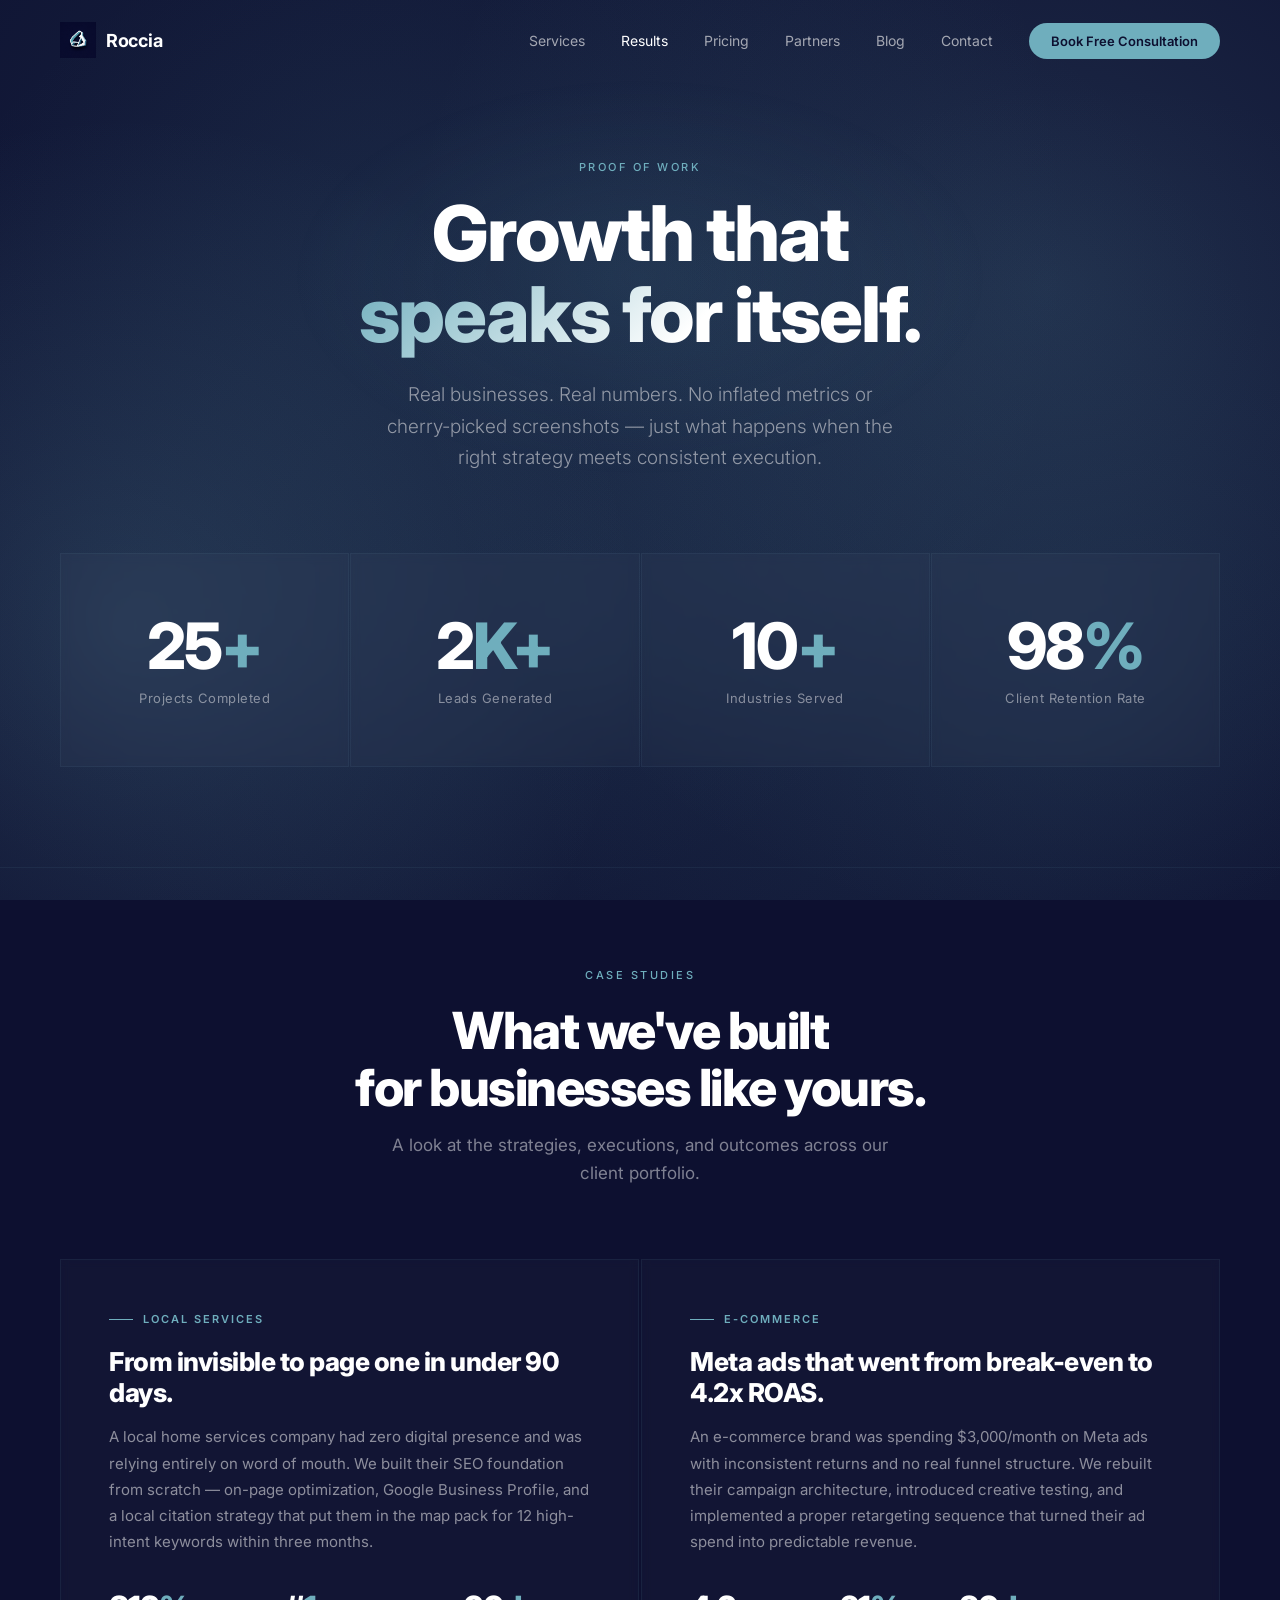
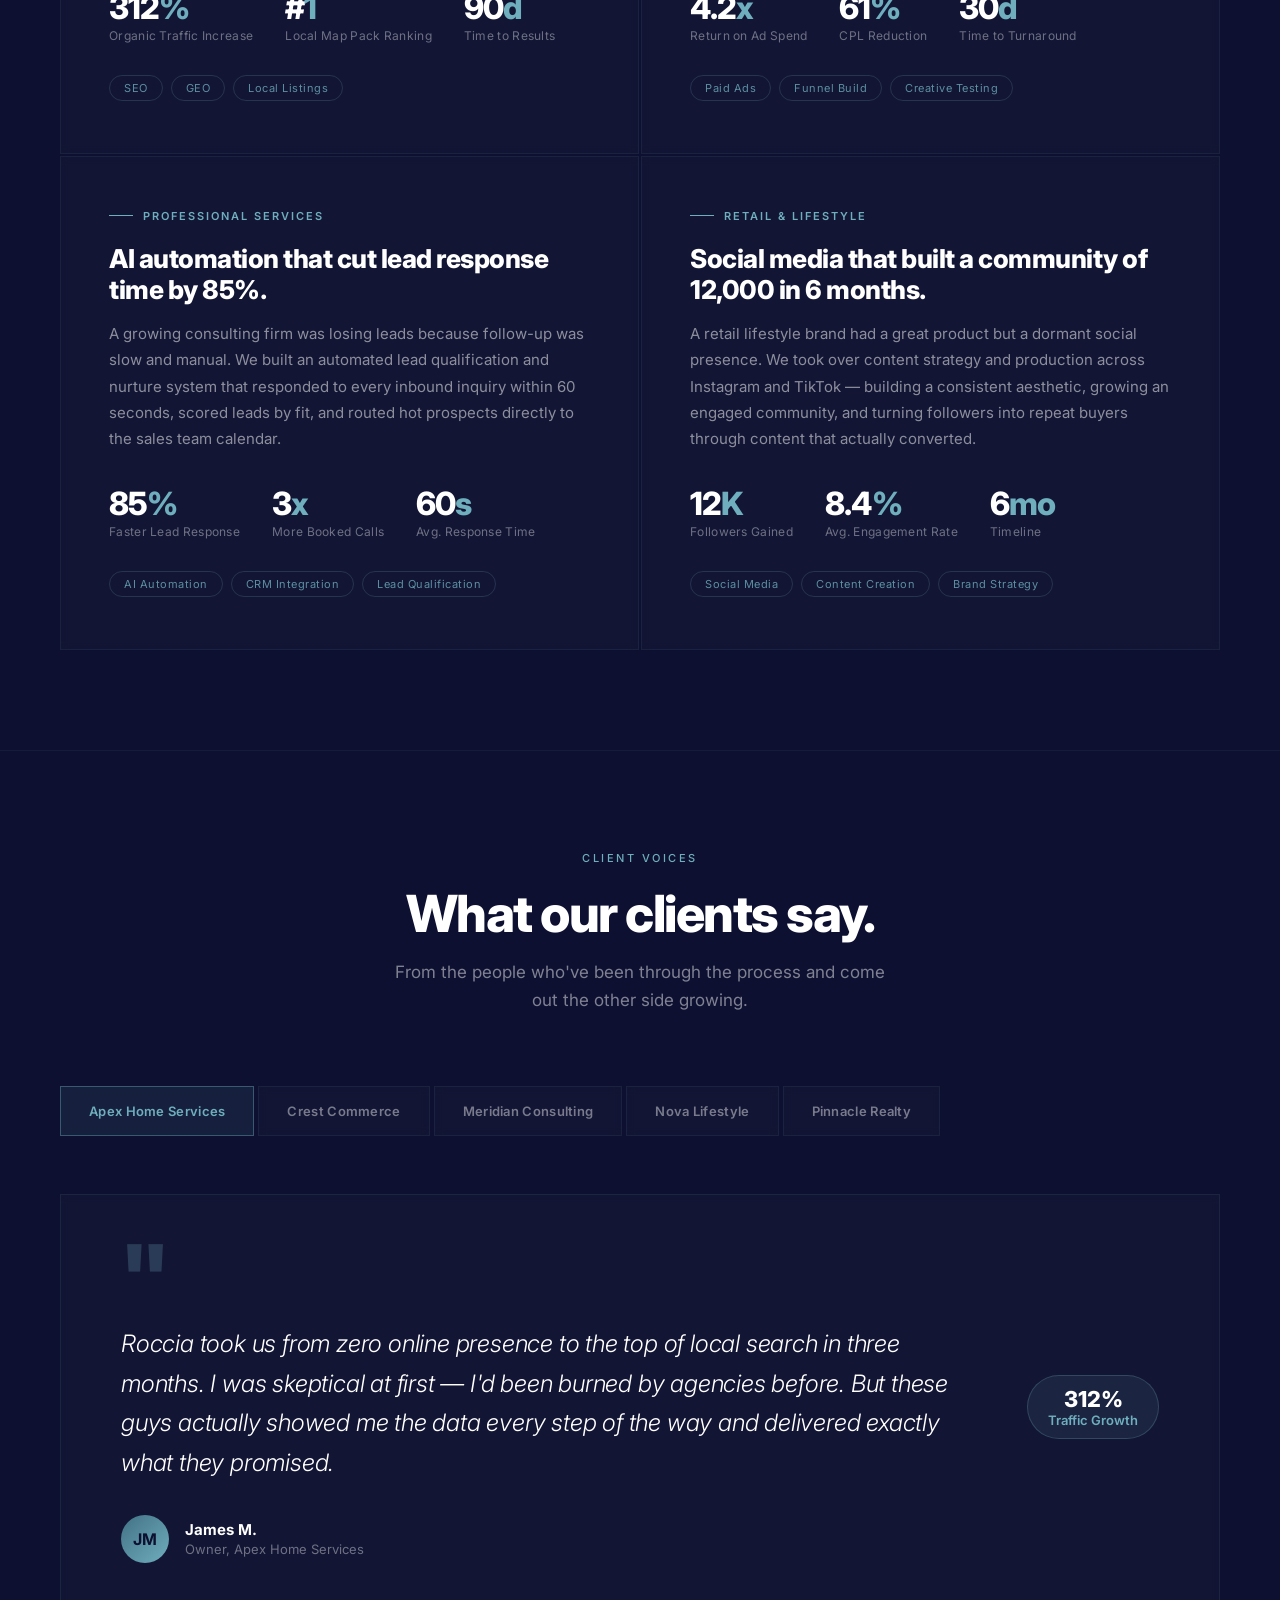
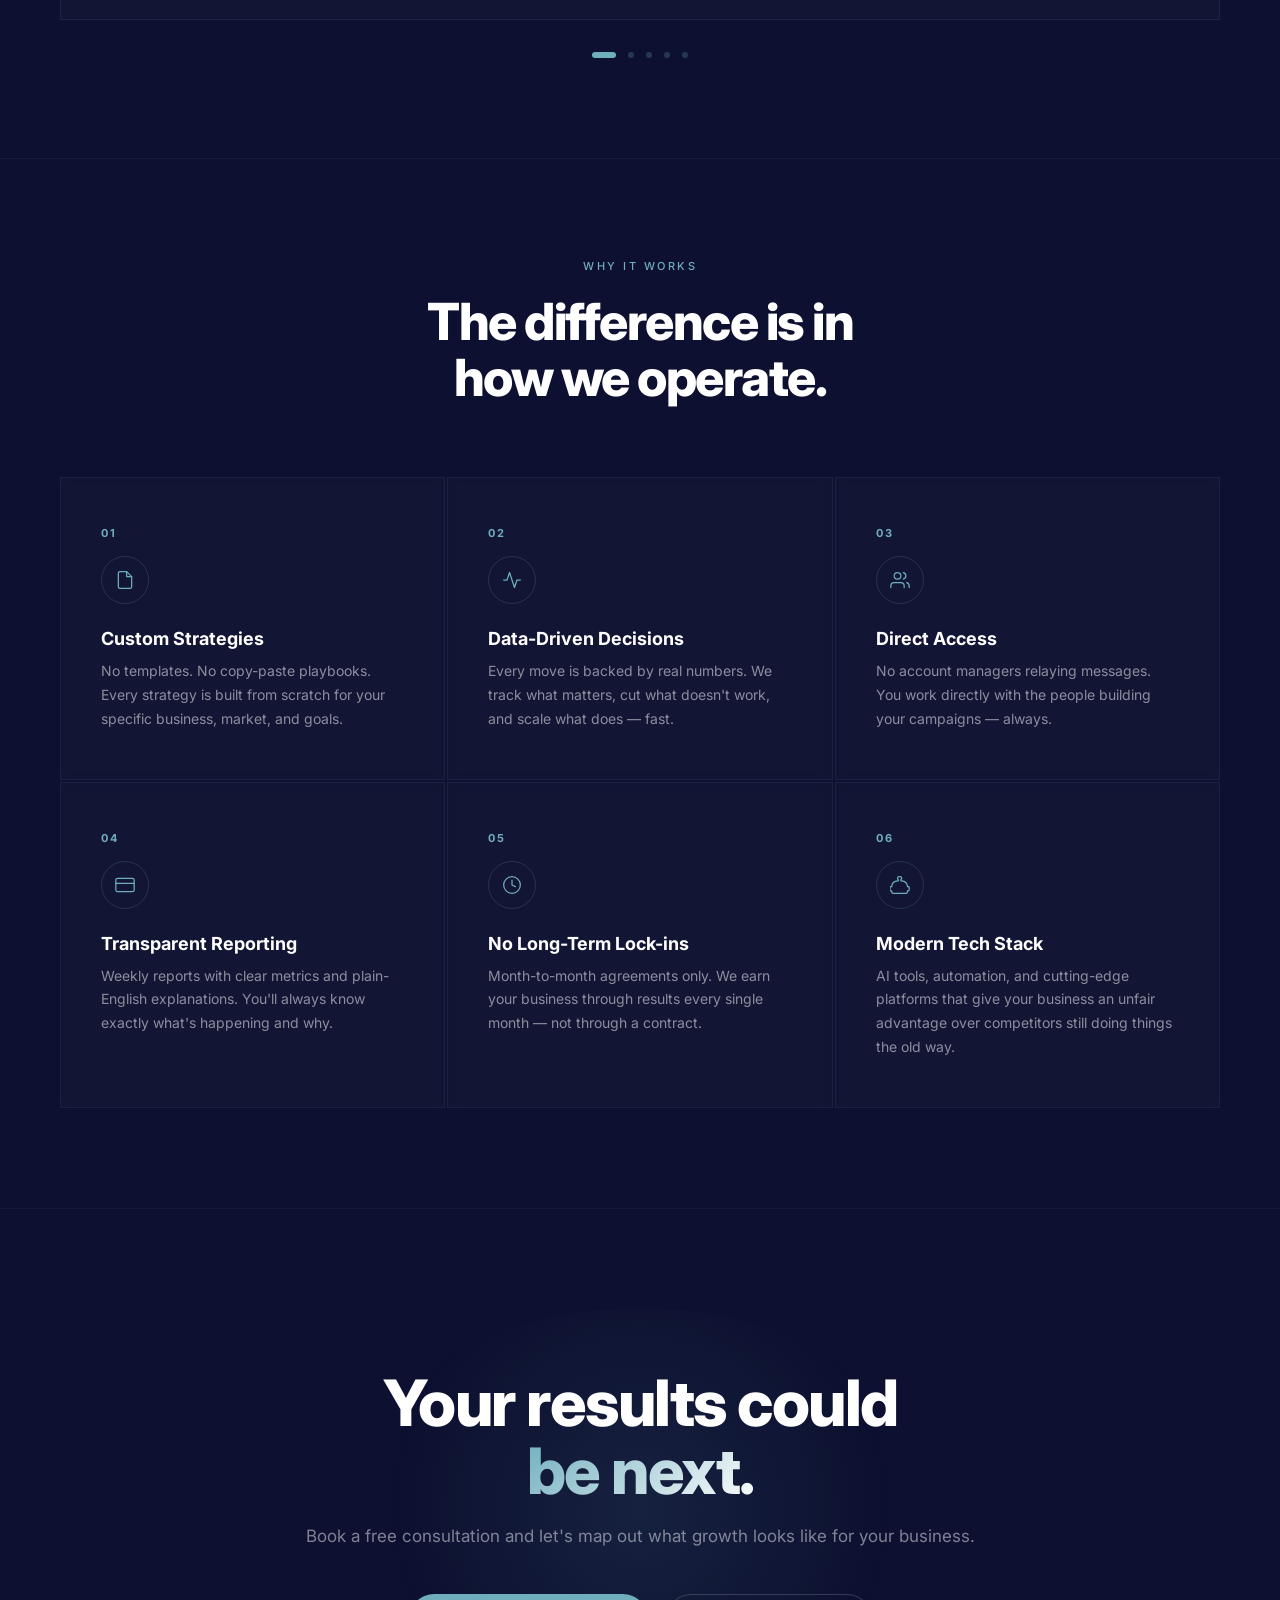
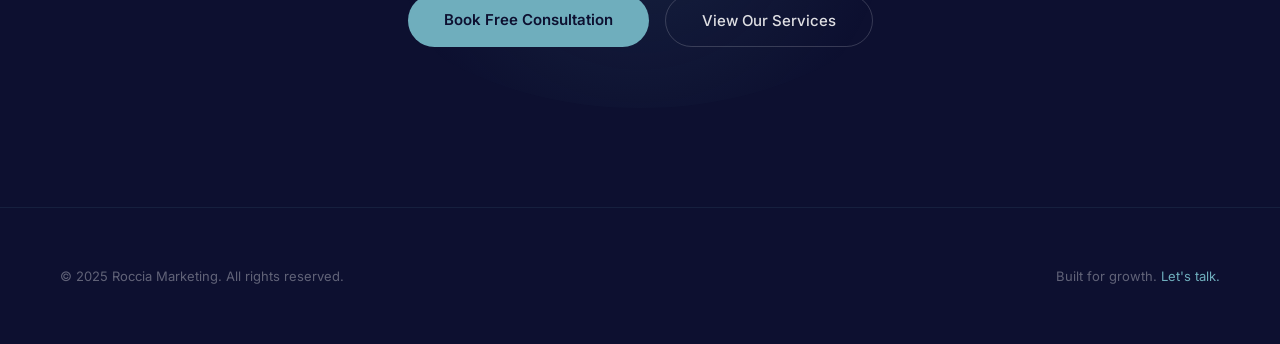
<file: results/index.html>
<!DOCTYPE html>
<html lang="en">
<head>
<meta charset="UTF-8">
<meta name="viewport" content="width=device-width, initial-scale=1.0">
<title>Results — Roccia Marketing</title>
<meta name="description" content="Real results from real clients. See how Roccia Marketing drives growth through SEO, paid ads, social media, and AI automation.">
<link rel="icon" type="image/png" href="../logo.png">
<link rel="preconnect" href="https://fonts.googleapis.com">
<link href="https://fonts.googleapis.com/css2?family=Inter:wght@300;400;500;600;700;800&display=swap" rel="stylesheet">
<style>
  :root {
    --navy: #0D1030;
    --teal: #427185;
    --sky: #6FAEBD;
    --silver: #DFDFE3;
    --white: #FFFFFF;
  }

  *, *::before, *::after { box-sizing: border-box; margin: 0; padding: 0; }
  html { scroll-behavior: smooth; }

  body {
    background-color: var(--navy);
    color: var(--silver);
    font-family: 'Inter', sans-serif;
    overflow-x: hidden;
  }

  ::-webkit-scrollbar { width: 4px; }
  ::-webkit-scrollbar-track { background: var(--navy); }
  ::-webkit-scrollbar-thumb { background: var(--teal); border-radius: 2px; }

  #bg-canvas {
    position: fixed; inset: 0;
    width: 100%; height: 100%;
    z-index: 0; pointer-events: none;
  }

  nav, section, div.page-hero, div.trust-strip, div.bottom-cta, footer {
    position: relative; z-index: 1;
  }

  /* ── NAV ── */
  nav {
    position: fixed; top: 0; left: 0; right: 0; z-index: 1000;
    display: flex; align-items: center; justify-content: space-between;
    padding: 22px 60px; transition: all 0.4s ease;
  }
  nav.scrolled {
    background: rgba(13,16,48,0.85);
    backdrop-filter: blur(20px);
    padding: 14px 60px;
    border-bottom: 1px solid rgba(111,174,189,0.1);
  }
  .nav-logo { display: flex; align-items: center; gap: 10px; text-decoration: none; }
  .nav-logo img { width: 36px; height: 36px; object-fit: contain; }
  .nav-logo-text { font-weight: 700; font-size: 18px; color: var(--white); letter-spacing: -0.3px; }
  .nav-links { display: flex; align-items: center; gap: 36px; list-style: none; }
  .nav-links a { color: rgba(223,223,227,0.7); text-decoration: none; font-size: 14px; font-weight: 400; transition: color 0.2s; }
  .nav-links a:hover, .nav-links a.active { color: var(--white); }
  .nav-cta {
    background: var(--sky); color: var(--navy) !important;
    padding: 10px 22px; border-radius: 100px;
    font-weight: 600 !important; font-size: 13px !important;
    transition: background 0.2s, transform 0.2s !important;
  }
  .nav-cta:hover { background: var(--white) !important; transform: scale(1.03); }
  .hamburger { display: none; flex-direction: column; gap: 5px; cursor: pointer; }
  .hamburger span { width: 24px; height: 1.5px; background: var(--white); display: block; transition: 0.3s; }

  /* ── HERO ── */
  .page-hero {
    min-height: 52vh;
    display: flex; flex-direction: column;
    align-items: center; justify-content: center;
    text-align: center;
    padding: 160px 40px 80px;
    position: relative; overflow: hidden;
  }
  .page-hero-glow {
    position: absolute; top: 50%; left: 50%;
    transform: translate(-50%, -50%);
    width: 700px; height: 400px; border-radius: 50%;
    background: radial-gradient(ellipse, rgba(66,113,133,0.18) 0%, transparent 70%);
    pointer-events: none;
  }
  .page-hero-content { position: relative; z-index: 1; max-width: 760px; }
  .section-eyebrow {
    font-size: 11px; letter-spacing: 2.5px; text-transform: uppercase;
    color: var(--sky); margin-bottom: 20px; font-weight: 500; display: block;
  }
  .page-hero h1 {
    font-size: clamp(44px, 6vw, 80px); font-weight: 800;
    letter-spacing: -2px; color: var(--white); line-height: 1.05; margin-bottom: 24px;
  }
  .page-hero h1 em {
    font-style: normal;
    background: linear-gradient(135deg, var(--sky) 0%, var(--white) 60%);
    -webkit-background-clip: text; -webkit-text-fill-color: transparent;
  }
  .page-hero p {
    font-size: clamp(16px, 2vw, 19px); font-weight: 300;
    color: rgba(223,223,227,0.6); line-height: 1.65; max-width: 520px; margin: 0 auto;
  }

  /* ── STATS ── */
  .stats-section {
    padding: 0 60px 100px;
  }
  .stats-grid {
    display: grid; grid-template-columns: repeat(4, 1fr); gap: 1px;
    max-width: 1200px; margin: 0 auto;
  }
  .stat-block {
    padding: 60px 40px; text-align: center;
    background: rgba(255,255,255,0.025);
    border: 1px solid rgba(111,174,189,0.07);
    backdrop-filter: blur(5px);
    transition: background 0.3s;
  }
  .stat-block:hover { background: rgba(111,174,189,0.06); }
  .stat-num {
    font-size: clamp(48px, 5vw, 72px); font-weight: 800;
    letter-spacing: -2px; color: var(--white); line-height: 1;
  }
  .stat-num .accent { color: var(--sky); }
  .stat-label {
    font-size: 13px; color: rgba(223,223,227,0.55);
    margin-top: 12px; letter-spacing: 0.5px;
  }

  /* ── SECTION SHARED ── */
  .section-header { text-align: center; margin-bottom: 72px; }
  .section-header h2 {
    font-size: clamp(32px, 4vw, 52px); font-weight: 800;
    letter-spacing: -1.5px; color: var(--white); margin-top: 14px; line-height: 1.1;
  }
  .section-header p {
    font-size: 17px; color: rgba(223,223,227,0.55);
    margin-top: 16px; max-width: 500px; margin-left: auto; margin-right: auto;
    line-height: 1.65;
  }
  .padded { padding: 100px 60px; }
  .bordered { border-top: 1px solid rgba(111,174,189,0.08); }

  /* ── CASE STUDIES ── */
  .case-grid {
    display: grid; grid-template-columns: 1fr 1fr; gap: 2px;
    max-width: 1200px; margin: 0 auto;
  }
  .case-card {
    background: rgba(255,255,255,0.025);
    border: 1px solid rgba(111,174,189,0.08);
    padding: 52px 48px; position: relative; overflow: hidden;
    backdrop-filter: blur(5px); transition: all 0.35s;
    cursor: default;
  }
  .case-card::before {
    content: '';
    position: absolute; top: 0; left: 0; right: 0; height: 2px;
    background: linear-gradient(90deg, var(--teal), var(--sky));
    transform: scaleX(0); transform-origin: left;
    transition: transform 0.4s ease;
  }
  .case-card:hover { background: rgba(111,174,189,0.05); border-color: rgba(111,174,189,0.2); }
  .case-card:hover::before { transform: scaleX(1); }
  .case-industry {
    font-size: 11px; letter-spacing: 2px; text-transform: uppercase;
    color: var(--sky); font-weight: 600; margin-bottom: 20px;
    display: flex; align-items: center; gap: 10px;
  }
  .case-industry::before {
    content: ''; width: 24px; height: 1px; background: var(--sky);
  }
  .case-card h3 {
    font-size: clamp(20px, 2.5vw, 26px); font-weight: 800;
    color: var(--white); letter-spacing: -0.5px; margin-bottom: 16px; line-height: 1.2;
  }
  .case-card p {
    font-size: 15px; color: rgba(223,223,227,0.6);
    line-height: 1.75; margin-bottom: 36px;
  }
  .case-metrics {
    display: flex; gap: 32px; flex-wrap: wrap;
  }
  .case-metric {}
  .case-metric-num {
    font-size: 32px; font-weight: 800; letter-spacing: -1px;
    color: var(--white); line-height: 1;
  }
  .case-metric-num .accent { color: var(--sky); }
  .case-metric-label {
    font-size: 12px; color: rgba(223,223,227,0.45);
    margin-top: 4px; letter-spacing: 0.3px;
  }
  .case-service-tags { display: flex; gap: 8px; flex-wrap: wrap; margin-top: 32px; }
  .case-tag {
    font-size: 11px; padding: 5px 14px; border-radius: 100px;
    border: 1px solid rgba(111,174,189,0.2); color: rgba(111,174,189,0.8);
    letter-spacing: 0.5px;
  }

  /* ── TESTIMONIAL CAROUSEL ── */
  .testimonials-section { padding: 100px 60px; border-top: 1px solid rgba(111,174,189,0.08); }
  .carousel-wrap { position: relative; max-width: 1200px; margin: 0 auto; }

  /* Logo strip */
  .logo-strip {
    display: flex; gap: 4px; margin-bottom: 56px;
    overflow-x: auto; scrollbar-width: none; padding-bottom: 2px;
  }
  .logo-strip::-webkit-scrollbar { display: none; }
  .logo-pill {
    flex-shrink: 0;
    padding: 16px 28px;
    background: rgba(255,255,255,0.025);
    border: 1px solid rgba(111,174,189,0.08);
    cursor: pointer; transition: all 0.25s;
    display: flex; align-items: center; justify-content: center;
    min-width: 140px; backdrop-filter: blur(5px);
  }
  .logo-pill:hover { background: rgba(111,174,189,0.06); border-color: rgba(111,174,189,0.2); }
  .logo-pill.active {
    background: rgba(111,174,189,0.1);
    border-color: rgba(111,174,189,0.4);
  }
  .logo-pill-name {
    font-size: 13px; font-weight: 600; color: rgba(223,223,227,0.5);
    letter-spacing: 0.3px; white-space: nowrap; transition: color 0.25s;
  }
  .logo-pill.active .logo-pill-name { color: var(--sky); }

  /* Quote panel */
  .quote-panel { position: relative; min-height: 280px; }
  .quote-slide {
    position: absolute; inset: 0;
    opacity: 0; transform: translateY(16px);
    transition: opacity 0.4s ease, transform 0.4s ease;
    pointer-events: none;
  }
  .quote-slide.active {
    opacity: 1; transform: translateY(0);
    position: relative; pointer-events: auto;
  }
  .quote-card {
    background: rgba(255,255,255,0.025);
    border: 1px solid rgba(111,174,189,0.1);
    padding: 56px 60px;
    backdrop-filter: blur(5px);
    display: grid; grid-template-columns: 1fr auto; gap: 60px; align-items: center;
  }
  .quote-mark {
    font-size: 96px; line-height: 0.6;
    color: var(--sky); opacity: 0.25; font-weight: 800;
    align-self: start; margin-bottom: 16px; display: block;
  }
  .quote-text {
    font-size: clamp(18px, 2.2vw, 24px); font-weight: 300;
    color: var(--white); line-height: 1.65; letter-spacing: -0.2px;
    font-style: italic; margin-bottom: 32px;
  }
  .quote-attribution { display: flex; align-items: center; gap: 16px; }
  .quote-avatar {
    width: 48px; height: 48px; border-radius: 50%;
    background: linear-gradient(135deg, var(--teal), var(--sky));
    display: flex; align-items: center; justify-content: center;
    font-size: 16px; font-weight: 700; color: var(--navy);
    flex-shrink: 0;
  }
  .quote-name { font-size: 15px; font-weight: 700; color: var(--white); }
  .quote-role { font-size: 13px; color: rgba(223,223,227,0.45); margin-top: 2px; }
  .quote-result-badge {
    padding: 10px 20px; background: rgba(111,174,189,0.1);
    border: 1px solid rgba(111,174,189,0.25); border-radius: 100px;
    font-size: 13px; font-weight: 600; color: var(--sky);
    white-space: nowrap; align-self: center;
    text-align: center;
  }
  .quote-result-badge span { display: block; font-size: 22px; font-weight: 800; color: var(--white); }

  /* Carousel nav */
  .carousel-nav {
    display: flex; align-items: center; justify-content: center;
    gap: 12px; margin-top: 32px;
  }
  .carousel-dot {
    width: 6px; height: 6px; border-radius: 50%;
    background: rgba(111,174,189,0.25); cursor: pointer; transition: all 0.25s;
  }
  .carousel-dot.active { background: var(--sky); width: 24px; border-radius: 3px; }

  /* ── WHY SECTION ── */
  .why-grid {
    display: grid; grid-template-columns: repeat(3, 1fr); gap: 2px;
    max-width: 1200px; margin: 0 auto;
  }
  .why-card {
    padding: 48px 40px;
    background: rgba(255,255,255,0.025);
    border: 1px solid rgba(111,174,189,0.08);
    backdrop-filter: blur(5px); transition: all 0.3s;
  }
  .why-card:hover { background: rgba(111,174,189,0.06); border-color: rgba(111,174,189,0.2); }
  .why-icon {
    width: 48px; height: 48px; margin-bottom: 24px;
    border: 1px solid rgba(111,174,189,0.2); border-radius: 50%;
    display: flex; align-items: center; justify-content: center;
  }
  .why-icon svg { width: 20px; height: 20px; stroke: var(--sky); }
  .why-card h4 { font-size: 18px; font-weight: 700; color: var(--white); margin-bottom: 10px; }
  .why-card p { font-size: 14px; color: rgba(223,223,227,0.6); line-height: 1.7; }
  .why-num {
    font-size: 11px; font-weight: 700; letter-spacing: 2px;
    color: var(--sky); margin-bottom: 16px;
  }

  /* ── BOTTOM CTA ── */
  .bottom-cta {
    padding: 160px 60px; text-align: center;
    border-top: 1px solid rgba(111,174,189,0.08);
    position: relative; overflow: hidden;
  }
  .cta-glow {
    position: absolute; top: 50%; left: 50%; transform: translate(-50%, -50%);
    width: 600px; height: 400px; border-radius: 50%;
    background: radial-gradient(circle, rgba(66,113,133,0.18) 0%, transparent 70%);
    pointer-events: none;
  }
  .bottom-cta h2 {
    font-size: clamp(36px, 5vw, 64px); font-weight: 800;
    letter-spacing: -1.5px; color: var(--white); line-height: 1.07;
    margin-bottom: 20px; position: relative; z-index: 1;
  }
  .bottom-cta h2 em {
    font-style: normal;
    background: linear-gradient(135deg, var(--sky), var(--white));
    -webkit-background-clip: text; -webkit-text-fill-color: transparent;
  }
  .bottom-cta p {
    font-size: 17px; color: rgba(223,223,227,0.55);
    margin-bottom: 48px; position: relative; z-index: 1;
  }
  .cta-btns { display: flex; gap: 16px; justify-content: center; flex-wrap: wrap; position: relative; z-index: 1; }
  .btn-primary {
    background: var(--sky); color: var(--navy);
    padding: 16px 36px; border-radius: 100px; font-weight: 600; font-size: 15px;
    text-decoration: none; transition: all 0.25s; display: inline-block;
  }
  .btn-primary:hover { background: var(--white); transform: scale(1.03); box-shadow: 0 0 40px rgba(111,174,189,0.35); }
  .btn-ghost {
    background: transparent; color: var(--silver);
    padding: 16px 36px; border-radius: 100px; font-weight: 500; font-size: 15px;
    text-decoration: none; border: 1px solid rgba(223,223,227,0.2);
    transition: all 0.25s; display: inline-block;
  }
  .btn-ghost:hover { border-color: var(--sky); color: var(--sky); }

  /* ── FOOTER ── */
  footer {
    padding: 60px; border-top: 1px solid rgba(111,174,189,0.1);
    display: flex; justify-content: space-between; align-items: center;
    font-size: 13px; color: rgba(223,223,227,0.4);
    position: relative; z-index: 1;
  }
  footer a { color: var(--sky); text-decoration: none; }

  /* ── REVEAL ── */
  .reveal { opacity: 0; transform: translateY(28px); transition: opacity 0.7s ease, transform 0.7s ease; }
  .reveal.visible { opacity: 1; transform: translateY(0); }
  .reveal-delay-1 { transition-delay: 0.1s; }
  .reveal-delay-2 { transition-delay: 0.2s; }
  .reveal-delay-3 { transition-delay: 0.3s; }

  /* ── MOBILE ── */
  @media (max-width: 1024px) {
    nav { padding: 18px 32px; }
    nav.scrolled { padding: 14px 32px; }
    .padded { padding: 80px 32px; }
    .stats-section { padding: 0 32px 80px; }
    .stats-grid { grid-template-columns: 1fr 1fr; }
    .case-grid { grid-template-columns: 1fr; }
    .why-grid { grid-template-columns: 1fr 1fr; }
    .testimonials-section { padding: 80px 32px; }
    .quote-card { grid-template-columns: 1fr; gap: 32px; padding: 40px; }
    .bottom-cta { padding: 100px 32px; }
    footer { padding: 40px 32px; }
  }
  @media (max-width: 768px) {
    nav { padding: 16px 24px; }
    .nav-links { display: none; }
    .hamburger { display: flex; }
    .nav-links.open {
      display: flex; flex-direction: column; position: fixed;
      inset: 0; background: var(--navy); z-index: 999;
      align-items: center; justify-content: center; gap: 40px;
    }
    .nav-links.open a { font-size: 24px !important; }
    .stats-grid { grid-template-columns: 1fr 1fr; }
    .why-grid { grid-template-columns: 1fr; }
    .padded { padding: 60px 24px; }
    .stats-section { padding: 0 24px 60px; }
    .testimonials-section { padding: 60px 24px; }
    .quote-card { padding: 32px 28px; }
    .bottom-cta { padding: 80px 24px; }
    footer { flex-direction: column; gap: 12px; text-align: center; padding: 40px 24px; }
  }
</style>
</head>
<body>

<canvas id="bg-canvas"></canvas>

<nav id="main-nav">
  <a href="../index.html" class="nav-logo">
    <img src="../logo.png" alt="Roccia">
    <span class="nav-logo-text">Roccia</span>
  </a>
  
  <ul class="nav-links" id="nav-links">
    <li><a href="../services/index.html">Services</a></li>
    <li><a href="../results/index.html" class="active">Results</a></li>
    <li><a href="../pricing/index.html">Pricing</a></li>
    <li><a href="../partnership/index.html">Partners</a></li>
    <li><a href="../blog/index.html">Blog</a></li>
    <li><a href="../contact/index.html">Contact</a></li>
    
    <li><a href="../contact/index.html" class="nav-cta">Book Free Consultation</a></li>
  </ul>
  
  <div class="hamburger" id="hamburger" onclick="toggleMenu()">
    <span></span><span></span><span></span>
  </div>
</nav>

<!-- HERO -->
<div class="page-hero">
  <div class="page-hero-glow"></div>
  <div class="page-hero-content">
    <span class="section-eyebrow reveal">Proof of Work</span>
    <h1 class="reveal reveal-delay-1">Growth that<br><em>speaks for itself.</em></h1>
    <p class="reveal reveal-delay-2">Real businesses. Real numbers. No inflated metrics or cherry-picked screenshots — just what happens when the right strategy meets consistent execution.</p>
  </div>
</div>

<!-- STATS -->
<div class="stats-section">
  <div class="stats-grid">
    <div class="stat-block reveal">
      <div class="stat-num" data-target="25">0<span class="accent">+</span></div>
      <div class="stat-label">Projects Completed</div>
    </div>
    <div class="stat-block reveal reveal-delay-1">
      <div class="stat-num" data-target="2000">0<span class="accent">K+</span></div>
      <div class="stat-label">Leads Generated</div>
    </div>
    <div class="stat-block reveal reveal-delay-2">
      <div class="stat-num" data-target="10">0<span class="accent">+</span></div>
      <div class="stat-label">Industries Served</div>
    </div>
    <div class="stat-block reveal reveal-delay-3">
      <div class="stat-num" data-target="98">0<span class="accent">%</span></div>
      <div class="stat-label">Client Retention Rate</div>
    </div>
  </div>
</div>

<!-- CASE STUDIES -->
<section class="padded bordered">
  <div class="section-header reveal">
    <span class="section-eyebrow">Case Studies</span>
    <h2>What we've built<br>for businesses like yours.</h2>
    <p>A look at the strategies, executions, and outcomes across our client portfolio.</p>
  </div>
  <div class="case-grid">

    <div class="case-card reveal">
      <div class="case-industry">Local Services</div>
      <h3>From invisible to page one in under 90 days.</h3>
      <p>A local home services company had zero digital presence and was relying entirely on word of mouth. We built their SEO foundation from scratch — on-page optimization, Google Business Profile, and a local citation strategy that put them in the map pack for 12 high-intent keywords within three months.</p>
      <div class="case-metrics">
        <div class="case-metric">
          <div class="case-metric-num">312<span class="accent">%</span></div>
          <div class="case-metric-label">Organic Traffic Increase</div>
        </div>
        <div class="case-metric">
          <div class="case-metric-num">#<span class="accent">1</span></div>
          <div class="case-metric-label">Local Map Pack Ranking</div>
        </div>
        <div class="case-metric">
          <div class="case-metric-num">90<span class="accent">d</span></div>
          <div class="case-metric-label">Time to Results</div>
        </div>
      </div>
      <div class="case-service-tags">
        <span class="case-tag">SEO</span>
        <span class="case-tag">GEO</span>
        <span class="case-tag">Local Listings</span>
      </div>
    </div>

    <div class="case-card reveal reveal-delay-1">
      <div class="case-industry">E-Commerce</div>
      <h3>Meta ads that went from break-even to 4.2x ROAS.</h3>
      <p>An e-commerce brand was spending $3,000/month on Meta ads with inconsistent returns and no real funnel structure. We rebuilt their campaign architecture, introduced creative testing, and implemented a proper retargeting sequence that turned their ad spend into predictable revenue.</p>
      <div class="case-metrics">
        <div class="case-metric">
          <div class="case-metric-num">4.2<span class="accent">x</span></div>
          <div class="case-metric-label">Return on Ad Spend</div>
        </div>
        <div class="case-metric">
          <div class="case-metric-num">61<span class="accent">%</span></div>
          <div class="case-metric-label">CPL Reduction</div>
        </div>
        <div class="case-metric">
          <div class="case-metric-num">30<span class="accent">d</span></div>
          <div class="case-metric-label">Time to Turnaround</div>
        </div>
      </div>
      <div class="case-service-tags">
        <span class="case-tag">Paid Ads</span>
        <span class="case-tag">Funnel Build</span>
        <span class="case-tag">Creative Testing</span>
      </div>
    </div>

    <div class="case-card reveal">
      <div class="case-industry">Professional Services</div>
      <h3>AI automation that cut lead response time by 85%.</h3>
      <p>A growing consulting firm was losing leads because follow-up was slow and manual. We built an automated lead qualification and nurture system that responded to every inbound inquiry within 60 seconds, scored leads by fit, and routed hot prospects directly to the sales team calendar.</p>
      <div class="case-metrics">
        <div class="case-metric">
          <div class="case-metric-num">85<span class="accent">%</span></div>
          <div class="case-metric-label">Faster Lead Response</div>
        </div>
        <div class="case-metric">
          <div class="case-metric-num">3<span class="accent">x</span></div>
          <div class="case-metric-label">More Booked Calls</div>
        </div>
        <div class="case-metric">
          <div class="case-metric-num">60<span class="accent">s</span></div>
          <div class="case-metric-label">Avg. Response Time</div>
        </div>
      </div>
      <div class="case-service-tags">
        <span class="case-tag">AI Automation</span>
        <span class="case-tag">CRM Integration</span>
        <span class="case-tag">Lead Qualification</span>
      </div>
    </div>

    <div class="case-card reveal reveal-delay-1">
      <div class="case-industry">Retail & Lifestyle</div>
      <h3>Social media that built a community of 12,000 in 6 months.</h3>
      <p>A retail lifestyle brand had a great product but a dormant social presence. We took over content strategy and production across Instagram and TikTok — building a consistent aesthetic, growing an engaged community, and turning followers into repeat buyers through content that actually converted.</p>
      <div class="case-metrics">
        <div class="case-metric">
          <div class="case-metric-num">12<span class="accent">K</span></div>
          <div class="case-metric-label">Followers Gained</div>
        </div>
        <div class="case-metric">
          <div class="case-metric-num">8.4<span class="accent">%</span></div>
          <div class="case-metric-label">Avg. Engagement Rate</div>
        </div>
        <div class="case-metric">
          <div class="case-metric-num">6<span class="accent">mo</span></div>
          <div class="case-metric-label">Timeline</div>
        </div>
      </div>
      <div class="case-service-tags">
        <span class="case-tag">Social Media</span>
        <span class="case-tag">Content Creation</span>
        <span class="case-tag">Brand Strategy</span>
      </div>
    </div>

  </div>
</section>

<!-- TESTIMONIALS -->
<section class="testimonials-section">
  <div class="section-header reveal">
    <span class="section-eyebrow">Client Voices</span>
    <h2>What our clients say.</h2>
    <p>From the people who've been through the process and come out the other side growing.</p>
  </div>

  <div class="carousel-wrap reveal reveal-delay-1">
    <!-- Logo Pills -->
    <div class="logo-strip" id="logo-strip">
      <div class="logo-pill active" onclick="goToSlide(0)"><span class="logo-pill-name">Apex Home Services</span></div>
      <div class="logo-pill" onclick="goToSlide(1)"><span class="logo-pill-name">Crest Commerce</span></div>
      <div class="logo-pill" onclick="goToSlide(2)"><span class="logo-pill-name">Meridian Consulting</span></div>
      <div class="logo-pill" onclick="goToSlide(3)"><span class="logo-pill-name">Nova Lifestyle</span></div>
      <div class="logo-pill" onclick="goToSlide(4)"><span class="logo-pill-name">Pinnacle Realty</span></div>
    </div>

    <!-- Quote Slides -->
    <div class="quote-panel" id="quote-panel">

      <div class="quote-slide active">
        <div class="quote-card">
          <div>
            <span class="quote-mark">"</span>
            <p class="quote-text">Roccia took us from zero online presence to the top of local search in three months. I was skeptical at first — I'd been burned by agencies before. But these guys actually showed me the data every step of the way and delivered exactly what they promised.</p>
            <div class="quote-attribution">
              <div class="quote-avatar">JM</div>
              <div>
                <div class="quote-name">James M.</div>
                <div class="quote-role">Owner, Apex Home Services</div>
              </div>
            </div>
          </div>
          <div class="quote-result-badge"><span>312%</span>Traffic Growth</div>
        </div>
      </div>

      <div class="quote-slide">
        <div class="quote-card">
          <div>
            <span class="quote-mark">"</span>
            <p class="quote-text">We were burning through ad budget and seeing inconsistent results. Roccia rebuilt everything from the ground up — the funnel, the creatives, the targeting. Within a month we had our best ROAS ever and it's only gotten better since.</p>
            <div class="quote-attribution">
              <div class="quote-avatar">SK</div>
              <div>
                <div class="quote-name">Sarah K.</div>
                <div class="quote-role">Founder, Crest Commerce</div>
              </div>
            </div>
          </div>
          <div class="quote-result-badge"><span>4.2x</span>ROAS Achieved</div>
        </div>
      </div>

      <div class="quote-slide">
        <div class="quote-card">
          <div>
            <span class="quote-mark">"</span>
            <p class="quote-text">The AI automation system Roccia built for us is genuinely game-changing. Leads come in, get qualified automatically, and show up on our calendar ready to talk. Our close rate went up because we're only spending time on the right people now.</p>
            <div class="quote-attribution">
              <div class="quote-avatar">DL</div>
              <div>
                <div class="quote-name">David L.</div>
                <div class="quote-role">Managing Director, Meridian Consulting</div>
              </div>
            </div>
          </div>
          <div class="quote-result-badge"><span>3x</span>Booked Calls</div>
        </div>
      </div>

      <div class="quote-slide">
        <div class="quote-card">
          <div>
            <span class="quote-mark">"</span>
            <p class="quote-text">Our social was stale and we knew it but didn't know how to fix it. Roccia came in, understood our brand immediately, and started producing content that actually looked and felt like us. The community growth has been unreal — and more importantly, it converts.</p>
            <div class="quote-attribution">
              <div class="quote-avatar">AT</div>
              <div>
                <div class="quote-name">Alyssa T.</div>
                <div class="quote-role">Brand Director, Nova Lifestyle</div>
              </div>
            </div>
          </div>
          <div class="quote-result-badge"><span>12K</span>New Followers</div>
        </div>
      </div>

      <div class="quote-slide">
        <div class="quote-card">
          <div>
            <span class="quote-mark">"</span>
            <p class="quote-text">I've worked with three other marketing agencies over the years. Roccia is the first one that actually felt like a partner. They know our market, they communicate clearly, and they bring ideas to the table instead of waiting to be told what to do.</p>
            <div class="quote-attribution">
              <div class="quote-avatar">RP</div>
              <div>
                <div class="quote-name">Ryan P.</div>
                <div class="quote-role">Principal, Pinnacle Realty</div>
              </div>
            </div>
          </div>
          <div class="quote-result-badge"><span>98%</span>Retention Rate</div>
        </div>
      </div>

    </div>

    <!-- Dot Nav -->
    <div class="carousel-nav" id="carousel-nav">
      <div class="carousel-dot active" onclick="goToSlide(0)"></div>
      <div class="carousel-dot" onclick="goToSlide(1)"></div>
      <div class="carousel-dot" onclick="goToSlide(2)"></div>
      <div class="carousel-dot" onclick="goToSlide(3)"></div>
      <div class="carousel-dot" onclick="goToSlide(4)"></div>
    </div>
  </div>
</section>

<!-- WHY ROCCIA -->
<section class="padded bordered">
  <div class="section-header reveal">
    <span class="section-eyebrow">Why It Works</span>
    <h2>The difference is in<br>how we operate.</h2>
  </div>
  <div class="why-grid">
    <div class="why-card reveal">
      <div class="why-num">01</div>
      <div class="why-icon">
        <svg viewBox="0 0 24 24" fill="none" stroke-width="1.5" stroke-linecap="round" stroke-linejoin="round"><path d="M14 2H6a2 2 0 0 0-2 2v16a2 2 0 0 0 2 2h12a2 2 0 0 0 2-2V8z"/><polyline points="14,2 14,8 20,8"/></svg>
      </div>
      <h4>Custom Strategies</h4>
      <p>No templates. No copy-paste playbooks. Every strategy is built from scratch for your specific business, market, and goals.</p>
    </div>
    <div class="why-card reveal reveal-delay-1">
      <div class="why-num">02</div>
      <div class="why-icon">
        <svg viewBox="0 0 24 24" fill="none" stroke-width="1.5" stroke-linecap="round" stroke-linejoin="round"><polyline points="22 12 18 12 15 21 9 3 6 12 2 12"/></svg>
      </div>
      <h4>Data-Driven Decisions</h4>
      <p>Every move is backed by real numbers. We track what matters, cut what doesn't work, and scale what does — fast.</p>
    </div>
    <div class="why-card reveal reveal-delay-2">
      <div class="why-num">03</div>
      <div class="why-icon">
        <svg viewBox="0 0 24 24" fill="none" stroke-width="1.5" stroke-linecap="round" stroke-linejoin="round"><path d="M17 21v-2a4 4 0 0 0-4-4H5a4 4 0 0 0-4 4v2"/><circle cx="9" cy="7" r="4"/><path d="M23 21v-2a4 4 0 0 0-3-3.87"/><path d="M16 3.13a4 4 0 0 1 0 7.75"/></svg>
      </div>
      <h4>Direct Access</h4>
      <p>No account managers relaying messages. You work directly with the people building your campaigns — always.</p>
    </div>
    <div class="why-card reveal">
      <div class="why-num">04</div>
      <div class="why-icon">
        <svg viewBox="0 0 24 24" fill="none" stroke-width="1.5" stroke-linecap="round" stroke-linejoin="round"><rect x="1" y="4" width="22" height="16" rx="2" ry="2"/><line x1="1" y1="10" x2="23" y2="10"/></svg>
      </div>
      <h4>Transparent Reporting</h4>
      <p>Weekly reports with clear metrics and plain-English explanations. You'll always know exactly what's happening and why.</p>
    </div>
    <div class="why-card reveal reveal-delay-1">
      <div class="why-num">05</div>
      <div class="why-icon">
        <svg viewBox="0 0 24 24" fill="none" stroke-width="1.5" stroke-linecap="round" stroke-linejoin="round"><circle cx="12" cy="12" r="10"/><polyline points="12 6 12 12 16 14"/></svg>
      </div>
      <h4>No Long-Term Lock-ins</h4>
      <p>Month-to-month agreements only. We earn your business through results every single month — not through a contract.</p>
    </div>
    <div class="why-card reveal reveal-delay-2">
      <div class="why-num">06</div>
      <div class="why-icon">
        <svg viewBox="0 0 24 24" fill="none" stroke-width="1.5" stroke-linecap="round" stroke-linejoin="round"><path d="M12 2a2 2 0 0 1 2 2c0 .74-.4 1.39-1 1.73V7h1a7 7 0 0 1 7 7h1a1 1 0 0 1 1 1v3a1 1 0 0 1-1 1h-1v1a2 2 0 0 1-2 2H4a2 2 0 0 1-2-2v-1H1a1 1 0 0 1-1-1v-3a1 1 0 0 1 1-1h1a7 7 0 0 1 7-7h1V5.73c-.6-.34-1-.99-1-1.73a2 2 0 0 1 2-2z"/></svg>
      </div>
      <h4>Modern Tech Stack</h4>
      <p>AI tools, automation, and cutting-edge platforms that give your business an unfair advantage over competitors still doing things the old way.</p>
    </div>
  </div>
</section>

<!-- BOTTOM CTA -->
<div class="bottom-cta">
  <div class="cta-glow"></div>
  <h2 class="reveal">Your results could<br><em>be next.</em></h2>
  <p class="reveal reveal-delay-1">Book a free consultation and let's map out what growth looks like for your business.</p>
  <div class="cta-btns reveal reveal-delay-2">
    <a href="/contact/" class="btn-primary">Book Free Consultation</a>
    <a href="/services/" class="btn-ghost">View Our Services</a>
  </div>
</div>

<!-- FOOTER -->
<footer>
  <span>© 2025 Roccia Marketing. All rights reserved.</span>
  <span>Built for growth. <a href="/contact/">Let's talk.</a></span>
</footer>

<script>
// ── NAV ──
const nav = document.getElementById('main-nav');
window.addEventListener('scroll', () => {
  nav.classList.toggle('scrolled', window.scrollY > 40);
});

function toggleMenu() {
  document.getElementById('nav-links').classList.toggle('open');
}

// ── COUNTER ANIMATION ──
function animateCounter(el, target, suffix) {
  const duration = 1800;
  const start = performance.now();
  const update = (now) => {
    const progress = Math.min((now - start) / duration, 1);
    const ease = 1 - Math.pow(1 - progress, 3);
    const val = Math.round(ease * target);
    // Format thousands
    const display = target >= 1000 ? (val / 1000).toFixed(val >= 1000 ? 0 : 1) : val;
    el.childNodes[0].textContent = display;
    if (progress < 1) requestAnimationFrame(update);
  };
  requestAnimationFrame(update);
}

const counterObs = new IntersectionObserver(entries => {
  entries.forEach(e => {
    if (!e.isIntersecting) return;
    const block = e.target;
    const target = parseInt(block.dataset.target);
    animateCounter(block, target, '');
    counterObs.unobserve(block);
  });
}, { threshold: 0.5 });

document.querySelectorAll('.stat-num[data-target]').forEach(b => counterObs.observe(b));

// ── CAROUSEL ──
let currentSlide = 0;
const totalSlides = 5;

function goToSlide(index) {
  const slides = document.querySelectorAll('.quote-slide');
  const pills = document.querySelectorAll('.logo-pill');
  const dots = document.querySelectorAll('.carousel-dot');

  slides[currentSlide].classList.remove('active');
  pills[currentSlide].classList.remove('active');
  dots[currentSlide].classList.remove('active');

  currentSlide = index;

  slides[currentSlide].classList.add('active');
  pills[currentSlide].classList.add('active');
  dots[currentSlide].classList.add('active');
}

// Auto-advance every 6 seconds
setInterval(() => {
  goToSlide((currentSlide + 1) % totalSlides);
}, 6000);

// ── REVEAL ──
const reveals = document.querySelectorAll('.reveal');
const revealObs = new IntersectionObserver(entries => {
  entries.forEach(e => { if (e.isIntersecting) e.target.classList.add('visible'); });
}, { threshold: 0.1 });
reveals.forEach(r => revealObs.observe(r));

// ── ANIMATED BACKGROUND ──
(function() {
  const canvas = document.getElementById('bg-canvas');
  const ctx = canvas.getContext('2d');

  const orbs = [
    { baseX: 0.25, baseY: 0.20, r: 0.55, color: 'rgba(66,113,133,',  speed: 0.00018, phase: 0.0 },
    { baseX: 0.75, baseY: 0.35, r: 0.50, color: 'rgba(111,174,189,', speed: 0.00013, phase: 1.8 },
    { baseX: 0.50, baseY: 0.75, r: 0.60, color: 'rgba(66,113,133,',  speed: 0.00021, phase: 3.5 },
    { baseX: 0.15, baseY: 0.65, r: 0.40, color: 'rgba(111,174,189,', speed: 0.00016, phase: 5.2 },
    { baseX: 0.85, baseY: 0.80, r: 0.45, color: 'rgba(66,113,133,',  speed: 0.00019, phase: 2.6 },
  ];

  let mouse = { x: 0.5, y: 0.5 };
  let targetMouse = { x: 0.5, y: 0.5 };
  let scrollOffset = 0;

  window.addEventListener('mousemove', e => {
    targetMouse.x = e.clientX / window.innerWidth;
    targetMouse.y = e.clientY / window.innerHeight;
  });
  window.addEventListener('scroll', () => {
    const max = document.documentElement.scrollHeight - window.innerHeight;
    scrollOffset = max > 0 ? window.scrollY / max : 0;
  });

  function resize() { canvas.width = window.innerWidth; canvas.height = window.innerHeight; }
  window.addEventListener('resize', resize);
  resize();

  function draw(ts) {
    const W = canvas.width, H = canvas.height;
    mouse.x += (targetMouse.x - mouse.x) * 0.06;
    mouse.y += (targetMouse.y - mouse.y) * 0.06;
    ctx.clearRect(0, 0, W, H);
    ctx.fillStyle = '#0D1030';
    ctx.fillRect(0, 0, W, H);
    orbs.forEach(orb => {
      const fx = Math.sin(ts * orb.speed + orb.phase) * 0.08;
      const fy = Math.cos(ts * orb.speed * 0.7 + orb.phase) * 0.07;
      const ps = 0.06 + orb.r * 0.04;
      const cx = (orb.baseX + fx + (mouse.x - 0.5) * ps) * W;
      const cy = (orb.baseY + fy + (mouse.y - 0.5) * ps - scrollOffset * 0.15) * H;
      const radius = orb.r * Math.max(W, H);
      const g = ctx.createRadialGradient(cx, cy, 0, cx, cy, radius);
      g.addColorStop(0,   orb.color + '0.18)');
      g.addColorStop(0.4, orb.color + '0.10)');
      g.addColorStop(1,   orb.color + '0.00)');
      ctx.fillStyle = g;
      ctx.beginPath();
      ctx.arc(cx, cy, radius, 0, Math.PI * 2);
      ctx.fill();
    });
    requestAnimationFrame(draw);
  }
  requestAnimationFrame(draw);
})();
</script>
</body>
</html>
</file>
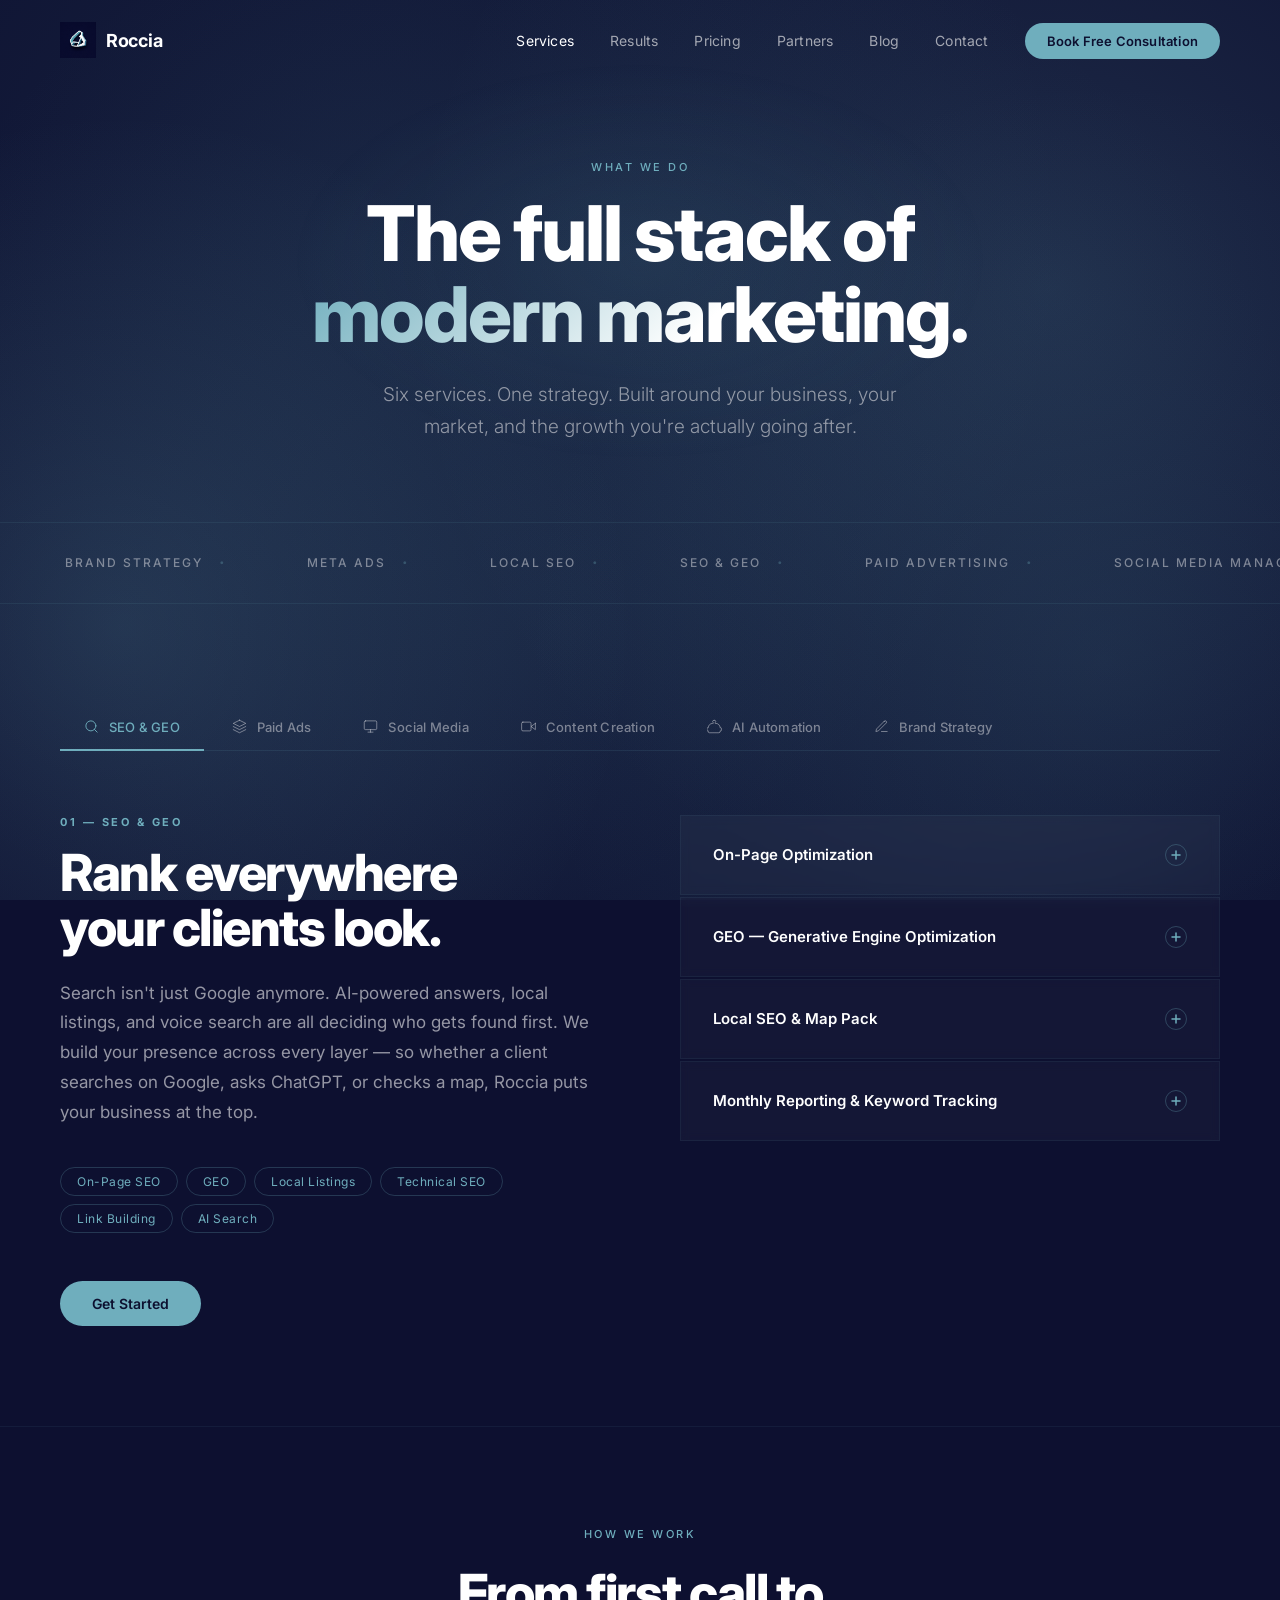
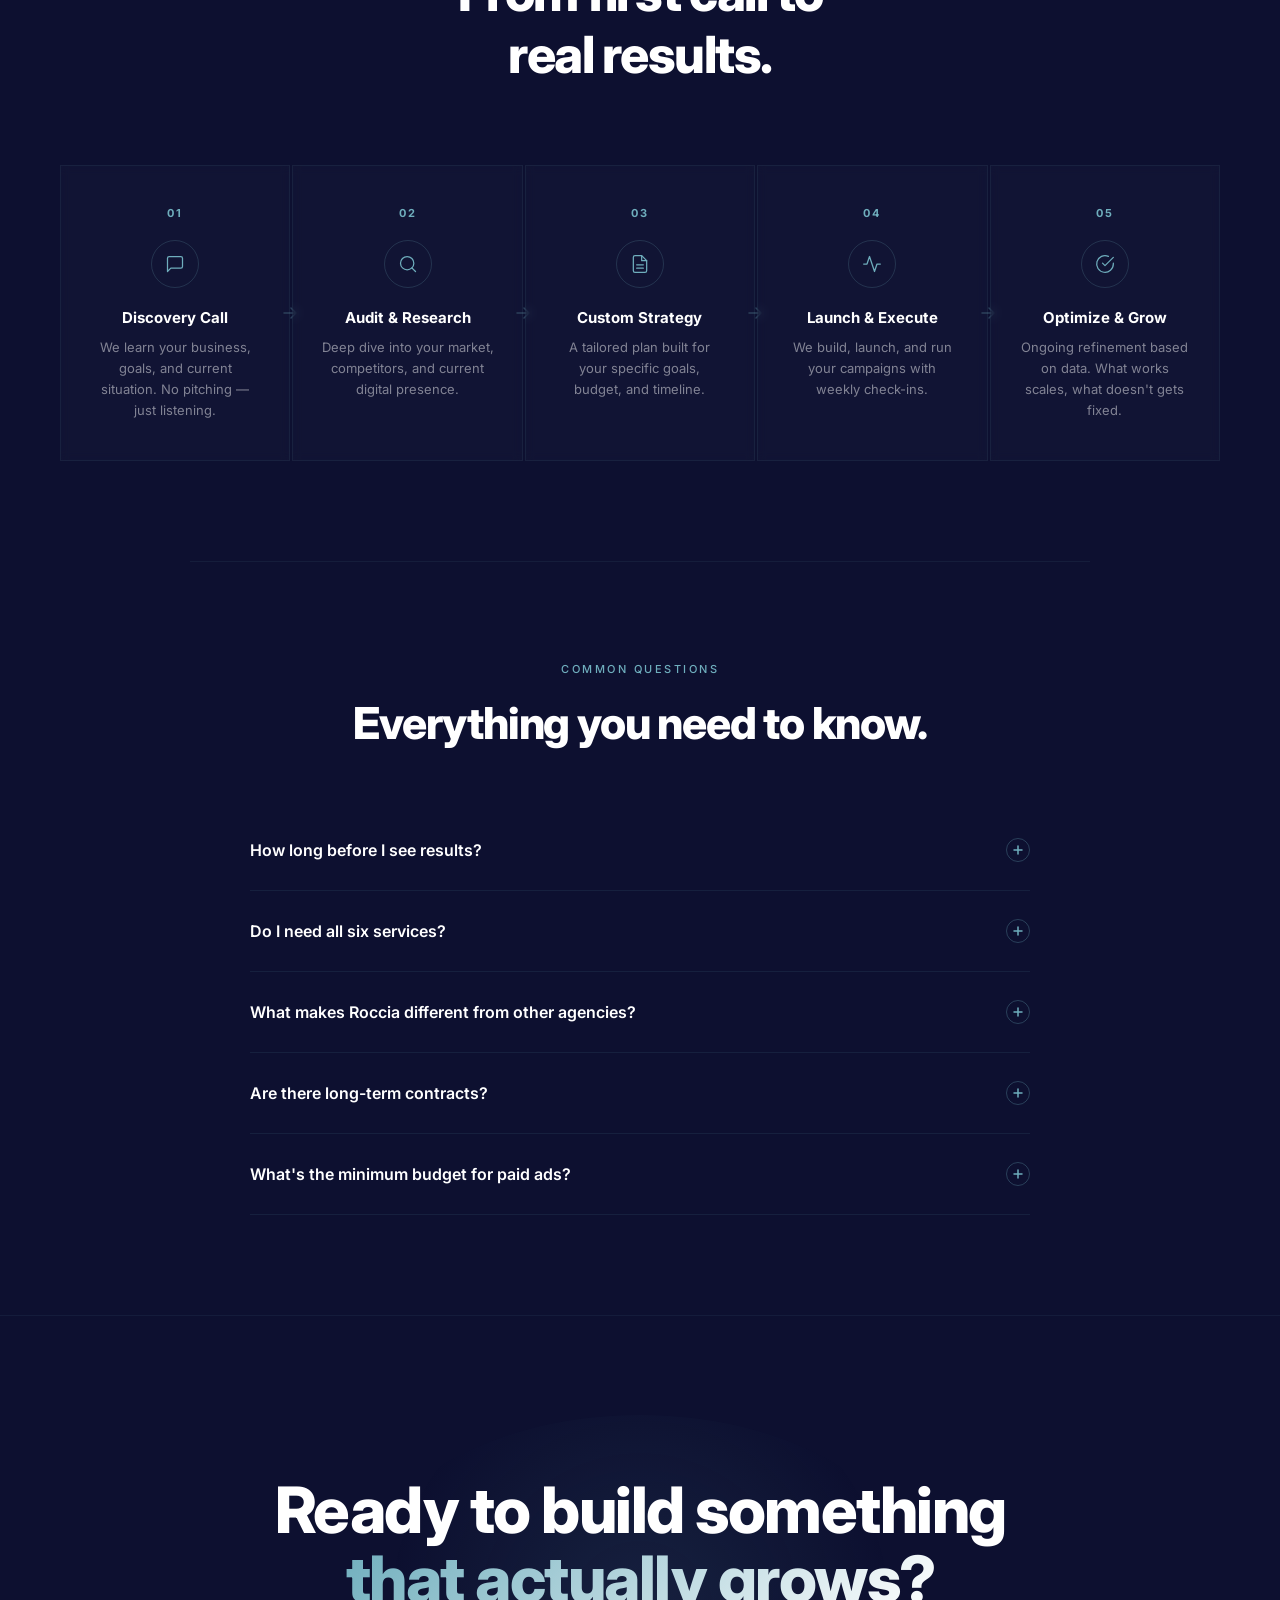
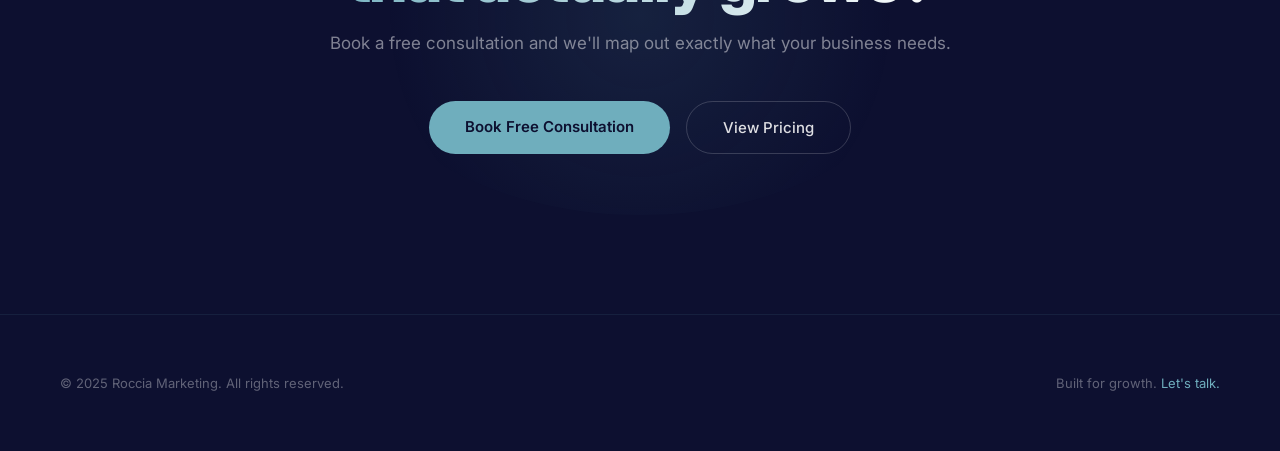
<file: services/index.html>
<!DOCTYPE html>
<html lang="en">
<head>
<meta charset="UTF-8">
<meta name="viewport" content="width=device-width, initial-scale=1.0">
<title>Services — Roccia Marketing</title>
<meta name="description" content="The full stack of modern marketing. SEO, Paid Ads, Social Media, Content Creation, AI Automation, and Brand Strategy.">
<link rel="icon" type="image/png" href="../logo.png">
<link rel="preconnect" href="https://fonts.googleapis.com">
<link href="https://fonts.googleapis.com/css2?family=Inter:wght@300;400;500;600;700;800&display=swap" rel="stylesheet">
<style>
  :root {
    --navy: #0D1030;
    --teal: #427185;
    --sky: #6FAEBD;
    --silver: #DFDFE3;
    --white: #FFFFFF;
    --navy-90: rgba(13,16,48,0.9);
    --navy-50: rgba(13,16,48,0.5);
    --teal-20: rgba(66,113,133,0.2);
    --sky-15: rgba(111,174,189,0.15);
    --sky-30: rgba(111,174,189,0.30);
  }

  *, *::before, *::after { box-sizing: border-box; margin: 0; padding: 0; }
  html { scroll-behavior: smooth; font-size: 16px; }

  body {
    background-color: var(--navy);
    color: var(--silver);
    font-family: 'Inter', sans-serif;
    overflow-x: hidden;
    cursor: default;
  }

  /* ── BACKGROUND CANVAS ── */
  #bg-canvas {
    position: fixed; inset: 0;
    width: 100%; height: 100%;
    z-index: 0; pointer-events: none;
  }

  nav, section, footer, .page-hero, .trust-strip {
    position: relative; z-index: 1;
  }

  /* ── SCROLLBAR ── */
  ::-webkit-scrollbar { width: 4px; }
  ::-webkit-scrollbar-track { background: var(--navy); }
  ::-webkit-scrollbar-thumb { background: var(--teal); border-radius: 2px; }

  /* ── NAV ── */
  nav {
    position: fixed; top: 0; left: 0; right: 0; z-index: 1000;
    display: flex; align-items: center; justify-content: space-between;
    padding: 22px 60px;
    transition: all 0.4s ease;
  }
  nav.scrolled {
    background: rgba(13,16,48,0.85);
    backdrop-filter: blur(20px);
    -webkit-backdrop-filter: blur(20px);
    padding: 14px 60px;
    border-bottom: 1px solid rgba(111,174,189,0.1);
  }
  .nav-logo {
    display: flex; align-items: center; gap: 10px;
    text-decoration: none;
  }
  .nav-logo img { width: 36px; height: 36px; object-fit: contain; }
  .nav-logo-text {
    font-weight: 700; font-size: 18px;
    color: var(--white); letter-spacing: -0.3px;
  }
  .nav-links {
    display: flex; align-items: center; gap: 36px; list-style: none;
  }
  .nav-links a {
    color: rgba(223,223,227,0.7); text-decoration: none;
    font-size: 14px; font-weight: 400; letter-spacing: 0.2px;
    transition: color 0.2s;
  }
  .nav-links a:hover, .nav-links a.active { color: var(--white); }
  .nav-cta {
    background: var(--sky); color: var(--navy) !important;
    padding: 10px 22px; border-radius: 100px;
    font-weight: 600 !important; font-size: 13px !important;
    transition: background 0.2s, transform 0.2s !important;
  }
  .nav-cta:hover { background: var(--white) !important; transform: scale(1.03); }
  .hamburger { display: none; flex-direction: column; gap: 5px; cursor: pointer; }
  .hamburger span { width: 24px; height: 1.5px; background: var(--white); display: block; transition: 0.3s; }

  /* ── PAGE HERO ── */
  .page-hero {
    min-height: 52vh;
    display: flex; flex-direction: column;
    align-items: center; justify-content: center;
    text-align: center;
    padding: 160px 40px 80px;
    position: relative; overflow: hidden;
  }
  .page-hero-glow {
    position: absolute; top: 50%; left: 50%;
    transform: translate(-50%, -50%);
    width: 700px; height: 400px; border-radius: 50%;
    background: radial-gradient(ellipse, rgba(66,113,133,0.18) 0%, transparent 70%);
    pointer-events: none;
  }
  .page-hero-content { position: relative; z-index: 1; max-width: 760px; }
  .section-eyebrow {
    font-size: 11px; letter-spacing: 2.5px; text-transform: uppercase;
    color: var(--sky); margin-bottom: 20px; font-weight: 500;
    display: block;
  }
  .page-hero h1 {
    font-size: clamp(44px, 6vw, 80px);
    font-weight: 800; letter-spacing: -2px; color: var(--white);
    line-height: 1.05; margin-bottom: 24px;
  }
  .page-hero h1 em {
    font-style: normal;
    background: linear-gradient(135deg, var(--sky) 0%, var(--white) 60%);
    -webkit-background-clip: text; -webkit-text-fill-color: transparent;
  }
  .page-hero p {
    font-size: clamp(16px, 2vw, 19px); font-weight: 300;
    color: rgba(223,223,227,0.6); line-height: 1.65; max-width: 520px; margin: 0 auto;
  }

  /* ── TRUST STRIP ── */
  .trust-strip {
    padding: 28px 60px;
    border-top: 1px solid rgba(111,174,189,0.1);
    border-bottom: 1px solid rgba(111,174,189,0.1);
    display: flex; align-items: center; justify-content: center;
    overflow: hidden; background: transparent;
  }
  .trust-inner {
    display: flex; gap: 80px; align-items: center;
    animation: marquee 30s linear infinite; white-space: nowrap;
  }
  @keyframes marquee { from{transform:translateX(0)} to{transform:translateX(-50%)} }
  .trust-item {
    font-size: 12px; letter-spacing: 2px; text-transform: uppercase;
    color: rgba(223,223,227,0.5); font-weight: 500;
    display: flex; align-items: center; gap: 16px;
  }
  .trust-item::after { content:'·'; color: rgba(111,174,189,0.3); font-size: 20px; }

  /* ── TAB SYSTEM ── */
  .services-section { padding: 100px 60px; }

  .tab-nav {
    display: flex; gap: 4px; flex-wrap: wrap;
    border-bottom: 1px solid rgba(111,174,189,0.12);
    margin-bottom: 64px; padding-bottom: 0;
  }
  .tab-btn {
    padding: 14px 24px; font-size: 13px; font-weight: 500;
    color: rgba(223,223,227,0.5); background: transparent;
    border: none; cursor: pointer; font-family: 'Inter', sans-serif;
    letter-spacing: 0.2px; border-bottom: 2px solid transparent;
    transition: all 0.25s; position: relative; top: 1px;
    display: flex; align-items: center; gap: 10px;
  }
  .tab-btn:hover { color: var(--silver); }
  .tab-btn.active {
    color: var(--sky);
    border-bottom-color: var(--sky);
  }
  .tab-btn svg { width: 15px; height: 15px; stroke: currentColor; flex-shrink: 0; }

  /* ── TAB PANEL ── */
  .tab-panel { display: none; animation: fadeUp 0.35s ease; }
  .tab-panel.active { display: grid; grid-template-columns: 1fr 1fr; gap: 80px; align-items: start; }

  @keyframes fadeUp {
    from { opacity: 0; transform: translateY(16px); }
    to   { opacity: 1; transform: translateY(0); }
  }

  /* Left column */
  .panel-left {}
  .panel-number {
    font-size: 11px; font-weight: 700; letter-spacing: 2.5px;
    color: var(--sky); margin-bottom: 16px; text-transform: uppercase;
  }
  .panel-title {
    font-size: clamp(32px, 4vw, 52px); font-weight: 800;
    letter-spacing: -1.5px; color: var(--white); line-height: 1.07;
    margin-bottom: 24px;
  }
  .panel-desc {
    font-size: 17px; line-height: 1.75;
    color: rgba(223,223,227,0.65); margin-bottom: 40px;
  }
  .panel-tags { display: flex; flex-wrap: wrap; gap: 8px; margin-bottom: 48px; }
  .panel-tag {
    font-size: 12px; padding: 6px 16px; border-radius: 100px;
    border: 1px solid rgba(111,174,189,0.25); color: var(--sky);
    letter-spacing: 0.5px;
  }
  .panel-cta {
    display: inline-block;
    background: var(--sky); color: var(--navy);
    padding: 14px 32px; border-radius: 100px;
    font-weight: 600; font-size: 14px;
    text-decoration: none; transition: all 0.25s;
  }
  .panel-cta:hover { background: var(--white); transform: translateY(-2px); }

  /* Right column */
  .panel-right { display: flex; flex-direction: column; gap: 2px; }

  /* Deliverables */
  .deliverable {
    padding: 28px 32px;
    background: rgba(255,255,255,0.03);
    border: 1px solid rgba(111,174,189,0.08);
    transition: all 0.3s; cursor: pointer;
    backdrop-filter: blur(5px);
    position: relative; overflow: hidden;
  }
  .deliverable::before {
    content: '';
    position: absolute; left: 0; top: 0; bottom: 0;
    width: 2px; background: var(--sky);
    transform: scaleY(0); transform-origin: bottom;
    transition: transform 0.3s;
  }
  .deliverable:hover { background: rgba(111,174,189,0.06); border-color: rgba(111,174,189,0.2); }
  .deliverable:hover::before { transform: scaleY(1); }
  .deliverable-header {
    display: flex; align-items: center; justify-content: space-between;
    gap: 16px;
  }
  .deliverable-title {
    font-size: 15px; font-weight: 600; color: var(--white);
  }
  .deliverable-toggle {
    width: 22px; height: 22px; flex-shrink: 0;
    border-radius: 50%; border: 1px solid rgba(111,174,189,0.3);
    display: flex; align-items: center; justify-content: center;
    transition: all 0.25s;
  }
  .deliverable-toggle svg { width: 10px; height: 10px; stroke: var(--sky); transition: transform 0.25s; }
  .deliverable.open .deliverable-toggle { background: var(--sky); border-color: var(--sky); }
  .deliverable.open .deliverable-toggle svg { stroke: var(--navy); transform: rotate(45deg); }
  .deliverable-body {
    font-size: 13px; line-height: 1.7;
    color: rgba(223,223,227,0.6);
    max-height: 0; overflow: hidden;
    transition: max-height 0.35s ease, padding-top 0.25s;
  }
  .deliverable.open .deliverable-body {
    max-height: 200px; padding-top: 14px;
  }

  /* ── PROCESS SECTION ── */
  .process-section {
    padding: 100px 60px;
    border-top: 1px solid rgba(111,174,189,0.08);
  }
  .process-header { text-align: center; margin-bottom: 80px; }
  .process-header h2 {
    font-size: clamp(32px, 4vw, 52px); font-weight: 800;
    letter-spacing: -1.5px; color: var(--white); margin-top: 16px;
  }
  .process-grid {
    display: grid; grid-template-columns: repeat(5, 1fr); gap: 2px;
    max-width: 1200px; margin: 0 auto;
  }
  .process-step {
    padding: 40px 28px;
    background: rgba(255,255,255,0.02);
    border: 1px solid rgba(111,174,189,0.08);
    text-align: center; position: relative;
    transition: all 0.3s; backdrop-filter: blur(5px);
  }
  .process-step:hover { background: rgba(111,174,189,0.06); border-color: rgba(111,174,189,0.2); }
  .process-step-num {
    font-size: 11px; font-weight: 700; letter-spacing: 2px;
    color: var(--sky); margin-bottom: 20px; text-transform: uppercase;
  }
  .process-step-icon {
    width: 48px; height: 48px; margin: 0 auto 20px;
    border: 1px solid rgba(111,174,189,0.2); border-radius: 50%;
    display: flex; align-items: center; justify-content: center;
  }
  .process-step-icon svg { width: 20px; height: 20px; stroke: var(--sky); }
  .process-step h4 { font-size: 15px; font-weight: 700; color: var(--white); margin-bottom: 10px; }
  .process-step p { font-size: 13px; color: rgba(223,223,227,0.55); line-height: 1.6; }
  .process-arrow {
    position: absolute; right: -13px; top: 50%;
    transform: translateY(-50%);
    width: 24px; height: 24px; z-index: 2;
    display: flex; align-items: center; justify-content: center;
  }
  .process-arrow svg { width: 14px; height: 14px; stroke: rgba(111,174,189,0.3); }
  .process-step:last-child .process-arrow { display: none; }

  /* ── FAQ SECTION ── */
  .faq-section {
    padding: 100px 60px;
    border-top: 1px solid rgba(111,174,189,0.08);
    max-width: 900px; margin: 0 auto;
  }
  .faq-header { text-align: center; margin-bottom: 60px; }
  .faq-header h2 {
    font-size: clamp(28px, 3.5vw, 44px); font-weight: 800;
    letter-spacing: -1.2px; color: var(--white); margin-top: 12px;
  }
  .faq-item {
    border-bottom: 1px solid rgba(111,174,189,0.1);
    padding: 28px 0; cursor: pointer;
  }
  .faq-q {
    display: flex; justify-content: space-between; align-items: center; gap: 24px;
    font-size: 16px; font-weight: 600; color: var(--white);
  }
  .faq-icon { flex-shrink: 0; width: 24px; height: 24px; border-radius: 50%; border: 1px solid rgba(111,174,189,0.3); display: flex; align-items: center; justify-content: center; transition: all 0.25s; }
  .faq-icon svg { width: 10px; height: 10px; stroke: var(--sky); transition: transform 0.25s; }
  .faq-item.open .faq-icon { background: var(--sky); border-color: var(--sky); }
  .faq-item.open .faq-icon svg { stroke: var(--navy); transform: rotate(45deg); }
  .faq-a {
    font-size: 14px; color: rgba(223,223,227,0.6); line-height: 1.75;
    max-height: 0; overflow: hidden; transition: max-height 0.35s ease, padding-top 0.25s;
  }
  .faq-item.open .faq-a { max-height: 200px; padding-top: 16px; }

  /* ── FINAL CTA ── */
  .bottom-cta {
    padding: 160px 60px; text-align: center; position: relative; overflow: hidden;
    border-top: 1px solid rgba(111,174,189,0.08);
  }
  .cta-glow {
    position: absolute; top: 50%; left: 50%; transform: translate(-50%,-50%);
    width: 600px; height: 400px; border-radius: 50%;
    background: radial-gradient(circle, rgba(66,113,133,0.18) 0%, transparent 70%);
    pointer-events: none;
  }
  .bottom-cta h2 {
    font-size: clamp(36px, 5vw, 64px); font-weight: 800;
    letter-spacing: -1.5px; color: var(--white); line-height: 1.07;
    margin-bottom: 20px; position: relative; z-index: 1;
  }
  .bottom-cta h2 em {
    font-style: normal;
    background: linear-gradient(135deg, var(--sky), var(--white));
    -webkit-background-clip: text; -webkit-text-fill-color: transparent;
  }
  .bottom-cta p {
    font-size: 17px; color: rgba(223,223,227,0.55);
    margin-bottom: 48px; position: relative; z-index: 1;
  }
  .cta-btns { display: flex; gap: 16px; justify-content: center; flex-wrap: wrap; position: relative; z-index: 1; }
  .btn-primary {
    background: var(--sky); color: var(--navy);
    padding: 16px 36px; border-radius: 100px;
    font-weight: 600; font-size: 15px;
    text-decoration: none; transition: all 0.25s; display: inline-block;
  }
  .btn-primary:hover { background: var(--white); transform: scale(1.03); box-shadow: 0 0 40px rgba(111,174,189,0.35); }
  .btn-ghost {
    background: transparent; color: var(--silver);
    padding: 16px 36px; border-radius: 100px;
    font-weight: 500; font-size: 15px;
    text-decoration: none; border: 1px solid rgba(223,223,227,0.2);
    transition: all 0.25s; display: inline-block;
  }
  .btn-ghost:hover { border-color: var(--sky); color: var(--sky); }

  /* ── FOOTER ── */
  footer {
    padding: 60px; border-top: 1px solid rgba(111,174,189,0.1);
    display: flex; justify-content: space-between; align-items: center;
    font-size: 13px; color: rgba(223,223,227,0.4);
    position: relative; z-index: 1;
  }
  footer a { color: var(--sky); text-decoration: none; }

  /* ── REVEAL ANIMATIONS ── */
  .reveal { opacity: 0; transform: translateY(28px); transition: opacity 0.7s ease, transform 0.7s ease; }
  .reveal.visible { opacity: 1; transform: translateY(0); }
  .reveal-delay-1 { transition-delay: 0.1s; }
  .reveal-delay-2 { transition-delay: 0.2s; }
  .reveal-delay-3 { transition-delay: 0.3s; }

  /* ── MOBILE ── */
  @media (max-width: 1024px) {
    nav { padding: 18px 32px; }
    nav.scrolled { padding: 14px 32px; }
    .services-section, .process-section, .faq-section, .bottom-cta { padding: 80px 32px; }
    .tab-panel.active { grid-template-columns: 1fr; gap: 48px; }
    .process-grid { grid-template-columns: 1fr 1fr; }
    .process-arrow { display: none; }
  }
  @media (max-width: 768px) {
    nav { padding: 16px 24px; }
    .nav-links { display: none; }
    .hamburger { display: flex; }
    .nav-links.open {
      display: flex; flex-direction: column; position: fixed;
      inset: 0; background: var(--navy); z-index: 999;
      align-items: center; justify-content: center; gap: 40px;
    }
    .nav-links.open a { font-size: 24px !important; }
    .tab-btn span.tab-label { display: none; }
    .process-grid { grid-template-columns: 1fr; }
    .services-section, .process-section, .bottom-cta { padding: 60px 24px; }
    .faq-section { padding: 60px 24px; }
    footer { flex-direction: column; gap: 12px; text-align: center; padding: 40px 24px; }
  }
</style>
</head>
<body>

<canvas id="bg-canvas"></canvas>

<nav id="main-nav">
  <a href="../index.html" class="nav-logo">
    <img src="../logo.png" alt="Roccia">
    <span class="nav-logo-text">Roccia</span>
  </a>
  
  <ul class="nav-links" id="nav-links">
    <li><a href="../services/index.html" class="active">Services</a></li>
    <li><a href="../results/index.html">Results</a></li>
    <li><a href="../pricing/index.html">Pricing</a></li>
    <li><a href="../partnership/index.html">Partners</a></li>
    <li><a href="../blog/index.html">Blog</a></li>
    <li><a href="../contact/index.html">Contact</a></li>
    
    <li><a href="../contact/index.html" class="nav-cta">Book Free Consultation</a></li>
  </ul>
  
  <div class="hamburger" id="hamburger" onclick="toggleMenu()">
    <span></span><span></span><span></span>
  </div>
</nav>

<!-- PAGE HERO -->
<div class="page-hero">
  <div class="page-hero-glow"></div>
  <div class="page-hero-content">
    <span class="section-eyebrow reveal">What We Do</span>
    <h1 class="reveal reveal-delay-1">The full stack of<br><em>modern marketing.</em></h1>
    <p class="reveal reveal-delay-2">Six services. One strategy. Built around your business, your market, and the growth you're actually going after.</p>
  </div>
</div>

<!-- TRUST STRIP -->
<div class="trust-strip">
  <div class="trust-inner">
    <span class="trust-item">SEO & GEO</span>
    <span class="trust-item">Paid Advertising</span>
    <span class="trust-item">Social Media Management</span>
    <span class="trust-item">Content Creation</span>
    <span class="trust-item">AI Automation</span>
    <span class="trust-item">Brand Strategy</span>
    <span class="trust-item">Meta Ads</span>
    <span class="trust-item">Local SEO</span>
    <span class="trust-item">SEO & GEO</span>
    <span class="trust-item">Paid Advertising</span>
    <span class="trust-item">Social Media Management</span>
    <span class="trust-item">Content Creation</span>
    <span class="trust-item">AI Automation</span>
    <span class="trust-item">Brand Strategy</span>
    <span class="trust-item">Meta Ads</span>
    <span class="trust-item">Local SEO</span>
  </div>
</div>

<!-- SERVICES TAB SECTION -->
<section class="services-section">

  <!-- Tab Nav -->
  <div class="tab-nav reveal">
    <button class="tab-btn active" onclick="switchTab('seo', this)">
      <svg viewBox="0 0 24 24" fill="none" stroke-width="1.5" stroke-linecap="round" stroke-linejoin="round"><circle cx="11" cy="11" r="8"/><path d="m21 21-4.35-4.35"/></svg>
      <span class="tab-label">SEO & GEO</span>
    </button>
    <button class="tab-btn" onclick="switchTab('paid', this)">
      <svg viewBox="0 0 24 24" fill="none" stroke-width="1.5" stroke-linecap="round" stroke-linejoin="round"><path d="M12 2L2 7l10 5 10-5-10-5z"/><path d="M2 17l10 5 10-5"/><path d="M2 12l10 5 10-5"/></svg>
      <span class="tab-label">Paid Ads</span>
    </button>
    <button class="tab-btn" onclick="switchTab('social', this)">
      <svg viewBox="0 0 24 24" fill="none" stroke-width="1.5" stroke-linecap="round" stroke-linejoin="round"><rect x="2" y="3" width="20" height="14" rx="2"/><path d="M8 21h8m-4-4v4"/></svg>
      <span class="tab-label">Social Media</span>
    </button>
    <button class="tab-btn" onclick="switchTab('content', this)">
      <svg viewBox="0 0 24 24" fill="none" stroke-width="1.5" stroke-linecap="round" stroke-linejoin="round"><polygon points="23 7 16 12 23 17 23 7"/><rect x="1" y="5" width="15" height="14" rx="2"/></svg>
      <span class="tab-label">Content Creation</span>
    </button>
    <button class="tab-btn" onclick="switchTab('ai', this)">
      <svg viewBox="0 0 24 24" fill="none" stroke-width="1.5" stroke-linecap="round" stroke-linejoin="round"><path d="M12 2a2 2 0 0 1 2 2c0 .74-.4 1.39-1 1.73V7h1a7 7 0 0 1 7 7h1a1 1 0 0 1 1 1v3a1 1 0 0 1-1 1h-1v1a2 2 0 0 1-2 2H4a2 2 0 0 1-2-2v-1H1a1 1 0 0 1-1-1v-3a1 1 0 0 1 1-1h1a7 7 0 0 1 7-7h1V5.73c-.6-.34-1-.99-1-1.73a2 2 0 0 1 2-2z"/></svg>
      <span class="tab-label">AI Automation</span>
    </button>
    <button class="tab-btn" onclick="switchTab('brand', this)">
      <svg viewBox="0 0 24 24" fill="none" stroke-width="1.5" stroke-linecap="round" stroke-linejoin="round"><path d="M12 20h9"/><path d="M16.5 3.5a2.121 2.121 0 0 1 3 3L7 19l-4 1 1-4L16.5 3.5z"/></svg>
      <span class="tab-label">Brand Strategy</span>
    </button>
  </div>

  <!-- SEO & GEO -->
  <div class="tab-panel active" id="panel-seo">
    <div class="panel-left reveal">
      <div class="panel-number">01 — SEO & GEO</div>
      <h2 class="panel-title">Rank everywhere<br>your clients look.</h2>
      <p class="panel-desc">Search isn't just Google anymore. AI-powered answers, local listings, and voice search are all deciding who gets found first. We build your presence across every layer — so whether a client searches on Google, asks ChatGPT, or checks a map, Roccia puts your business at the top.</p>
      <div class="panel-tags">
        <span class="panel-tag">On-Page SEO</span>
        <span class="panel-tag">GEO</span>
        <span class="panel-tag">Local Listings</span>
        <span class="panel-tag">Technical SEO</span>
        <span class="panel-tag">Link Building</span>
        <span class="panel-tag">AI Search</span>
      </div>
      <a href="/contact/" class="panel-cta">Get Started</a>
    </div>
    <div class="panel-right reveal reveal-delay-1">
      <div class="deliverable" onclick="toggleDeliverable(this)">
        <div class="deliverable-header">
          <span class="deliverable-title">On-Page Optimization</span>
          <span class="deliverable-toggle"><svg viewBox="0 0 10 10" fill="none" stroke-width="1.5" stroke-linecap="round"><line x1="5" y1="1" x2="5" y2="9"/><line x1="1" y1="5" x2="9" y2="5"/></svg></span>
        </div>
        <div class="deliverable-body">Full audit and rewrite of your title tags, meta descriptions, headers, and internal linking structure. Every page is tuned to rank for terms your customers are actually searching.</div>
      </div>
      <div class="deliverable" onclick="toggleDeliverable(this)">
        <div class="deliverable-header">
          <span class="deliverable-title">GEO — Generative Engine Optimization</span>
          <span class="deliverable-toggle"><svg viewBox="0 0 10 10" fill="none" stroke-width="1.5" stroke-linecap="round"><line x1="5" y1="1" x2="5" y2="9"/><line x1="1" y1="5" x2="9" y2="5"/></svg></span>
        </div>
        <div class="deliverable-body">We structure your content so AI tools like ChatGPT, Perplexity, and Google's AI Overviews cite and recommend your business — the new frontier of search visibility that most agencies aren't doing yet.</div>
      </div>
      <div class="deliverable" onclick="toggleDeliverable(this)">
        <div class="deliverable-header">
          <span class="deliverable-title">Local SEO & Map Pack</span>
          <span class="deliverable-toggle"><svg viewBox="0 0 10 10" fill="none" stroke-width="1.5" stroke-linecap="round"><line x1="5" y1="1" x2="5" y2="9"/><line x1="1" y1="5" x2="9" y2="5"/></svg></span>
        </div>
        <div class="deliverable-body">Google Business Profile management, local citation building, and review strategy to dominate your local market and appear in the top 3 map results for high-intent searches.</div>
      </div>
      <div class="deliverable" onclick="toggleDeliverable(this)">
        <div class="deliverable-header">
          <span class="deliverable-title">Monthly Reporting & Keyword Tracking</span>
          <span class="deliverable-toggle"><svg viewBox="0 0 10 10" fill="none" stroke-width="1.5" stroke-linecap="round"><line x1="5" y1="1" x2="5" y2="9"/><line x1="1" y1="5" x2="9" y2="5"/></svg></span>
        </div>
        <div class="deliverable-body">Clear monthly reports showing where you rank, how traffic is trending, and what we're doing next. No fluff — just the numbers that matter to your business.</div>
      </div>
    </div>
  </div>

  <!-- PAID ADS -->
  <div class="tab-panel" id="panel-paid">
    <div class="panel-left reveal">
      <div class="panel-number">02 — Paid Advertising</div>
      <h2 class="panel-title">Every dollar<br>accountable.</h2>
      <p class="panel-desc">Meta campaigns built from the ground up for lead generation and conversion. We don't just run ads — we engineer funnels, test creatives, and optimize daily until your cost per lead drops and your return climbs. If it's not profitable, we fix it.</p>
      <div class="panel-tags">
        <span class="panel-tag">Meta Ads</span>
        <span class="panel-tag">Lead Gen</span>
        <span class="panel-tag">Retargeting</span>
        <span class="panel-tag">A/B Testing</span>
        <span class="panel-tag">Funnel Build</span>
        <span class="panel-tag">Ad Creative</span>
      </div>
      <a href="/contact/" class="panel-cta">Get Started</a>
    </div>
    <div class="panel-right reveal reveal-delay-1">
      <div class="deliverable" onclick="toggleDeliverable(this)">
        <div class="deliverable-header">
          <span class="deliverable-title">Campaign Architecture</span>
          <span class="deliverable-toggle"><svg viewBox="0 0 10 10" fill="none" stroke-width="1.5" stroke-linecap="round"><line x1="5" y1="1" x2="5" y2="9"/><line x1="1" y1="5" x2="9" y2="5"/></svg></span>
        </div>
        <div class="deliverable-body">Full funnel build from awareness to conversion — cold audiences, warm retargeting, and customer lookalikes. Every campaign is structured for scalability from day one.</div>
      </div>
      <div class="deliverable" onclick="toggleDeliverable(this)">
        <div class="deliverable-header">
          <span class="deliverable-title">Creative Testing & Iteration</span>
          <span class="deliverable-toggle"><svg viewBox="0 0 10 10" fill="none" stroke-width="1.5" stroke-linecap="round"><line x1="5" y1="1" x2="5" y2="9"/><line x1="1" y1="5" x2="9" y2="5"/></svg></span>
        </div>
        <div class="deliverable-body">We write the copy, design the creatives, and test variations systematically. What wins, scales. What doesn't, gets cut fast. Your budget goes to what's proven to convert.</div>
      </div>
      <div class="deliverable" onclick="toggleDeliverable(this)">
        <div class="deliverable-header">
          <span class="deliverable-title">Pixel & Conversion Tracking</span>
          <span class="deliverable-toggle"><svg viewBox="0 0 10 10" fill="none" stroke-width="1.5" stroke-linecap="round"><line x1="5" y1="1" x2="5" y2="9"/><line x1="1" y1="5" x2="9" y2="5"/></svg></span>
        </div>
        <div class="deliverable-body">Proper pixel setup, event tracking, and attribution so we know exactly which ad drove which lead. No guessing, no inflated numbers — real data connected to real revenue.</div>
      </div>
      <div class="deliverable" onclick="toggleDeliverable(this)">
        <div class="deliverable-header">
          <span class="deliverable-title">Weekly Optimization & Reporting</span>
          <span class="deliverable-toggle"><svg viewBox="0 0 10 10" fill="none" stroke-width="1.5" stroke-linecap="round"><line x1="5" y1="1" x2="5" y2="9"/><line x1="1" y1="5" x2="9" y2="5"/></svg></span>
        </div>
        <div class="deliverable-body">Weekly performance reports with CPL, ROAS, and trend data. We meet with you regularly so you always know what's working and what's being adjusted.</div>
      </div>
    </div>
  </div>

  <!-- SOCIAL MEDIA -->
  <div class="tab-panel" id="panel-social">
    <div class="panel-left reveal">
      <div class="panel-number">03 — Social Media</div>
      <h2 class="panel-title">Presence that<br>actually converts.</h2>
      <p class="panel-desc">Consistent, high-quality content across the platforms your customers actually use. We handle the strategy, the content calendar, the posting, and the community management — so your brand stays top-of-mind without you lifting a finger.</p>
      <div class="panel-tags">
        <span class="panel-tag">Instagram</span>
        <span class="panel-tag">LinkedIn</span>
        <span class="panel-tag">Facebook</span>
        <span class="panel-tag">TikTok</span>
        <span class="panel-tag">Community Management</span>
        <span class="panel-tag">Content Calendar</span>
      </div>
      <a href="/contact/" class="panel-cta">Get Started</a>
    </div>
    <div class="panel-right reveal reveal-delay-1">
      <div class="deliverable" onclick="toggleDeliverable(this)">
        <div class="deliverable-header">
          <span class="deliverable-title">Content Strategy & Calendar</span>
          <span class="deliverable-toggle"><svg viewBox="0 0 10 10" fill="none" stroke-width="1.5" stroke-linecap="round"><line x1="5" y1="1" x2="5" y2="9"/><line x1="1" y1="5" x2="9" y2="5"/></svg></span>
        </div>
        <div class="deliverable-body">Monthly content plans aligned with your brand voice, goals, and seasonal opportunities. Every post has a purpose — brand awareness, engagement, or driving traffic to your site.</div>
      </div>
      <div class="deliverable" onclick="toggleDeliverable(this)">
        <div class="deliverable-header">
          <span class="deliverable-title">Content Creation & Design</span>
          <span class="deliverable-toggle"><svg viewBox="0 0 10 10" fill="none" stroke-width="1.5" stroke-linecap="round"><line x1="5" y1="1" x2="5" y2="9"/><line x1="1" y1="5" x2="9" y2="5"/></svg></span>
        </div>
        <div class="deliverable-body">Graphics, carousels, reels, and captions produced at a consistent cadence. We match your aesthetic and maintain your brand identity across every platform without you having to brief us every week.</div>
      </div>
      <div class="deliverable" onclick="toggleDeliverable(this)">
        <div class="deliverable-header">
          <span class="deliverable-title">Scheduling & Publishing</span>
          <span class="deliverable-toggle"><svg viewBox="0 0 10 10" fill="none" stroke-width="1.5" stroke-linecap="round"><line x1="5" y1="1" x2="5" y2="9"/><line x1="1" y1="5" x2="9" y2="5"/></svg></span>
        </div>
        <div class="deliverable-body">Optimized posting times based on your audience's behavior. We handle everything from scheduling to hashtag strategy so you're never behind on your feed.</div>
      </div>
      <div class="deliverable" onclick="toggleDeliverable(this)">
        <div class="deliverable-header">
          <span class="deliverable-title">Community Engagement</span>
          <span class="deliverable-toggle"><svg viewBox="0 0 10 10" fill="none" stroke-width="1.5" stroke-linecap="round"><line x1="5" y1="1" x2="5" y2="9"/><line x1="1" y1="5" x2="9" y2="5"/></svg></span>
        </div>
        <div class="deliverable-body">Responding to comments, DMs, and mentions in your brand voice. We build real relationships with your audience so your community grows organically alongside your paid efforts.</div>
      </div>
    </div>
  </div>

  <!-- CONTENT CREATION -->
  <div class="tab-panel" id="panel-content">
    <div class="panel-left reveal">
      <div class="panel-number">04 — Content Creation</div>
      <h2 class="panel-title">Stories that<br>build trust.</h2>
      <p class="panel-desc">Video editing, brand storytelling, and written content that resonates with your audience and earns their trust over time. Great content is the long game — and it's the one that compounds. We build assets that work for you for months, not hours.</p>
      <div class="panel-tags">
        <span class="panel-tag">Video Editing</span>
        <span class="panel-tag">Copywriting</span>
        <span class="panel-tag">Branding</span>
        <span class="panel-tag">Blog Writing</span>
        <span class="panel-tag">Email Copy</span>
        <span class="panel-tag">Ad Creative</span>
      </div>
      <a href="/contact/" class="panel-cta">Get Started</a>
    </div>
    <div class="panel-right reveal reveal-delay-1">
      <div class="deliverable" onclick="toggleDeliverable(this)">
        <div class="deliverable-header">
          <span class="deliverable-title">Video Editing & Production</span>
          <span class="deliverable-toggle"><svg viewBox="0 0 10 10" fill="none" stroke-width="1.5" stroke-linecap="round"><line x1="5" y1="1" x2="5" y2="9"/><line x1="1" y1="5" x2="9" y2="5"/></svg></span>
        </div>
        <div class="deliverable-body">Short-form content for Reels and TikTok, long-form brand videos, testimonials, and ad creatives. We take your raw footage and turn it into polished content that stops the scroll.</div>
      </div>
      <div class="deliverable" onclick="toggleDeliverable(this)">
        <div class="deliverable-header">
          <span class="deliverable-title">Copywriting & Brand Voice</span>
          <span class="deliverable-toggle"><svg viewBox="0 0 10 10" fill="none" stroke-width="1.5" stroke-linecap="round"><line x1="5" y1="1" x2="5" y2="9"/><line x1="1" y1="5" x2="9" y2="5"/></svg></span>
        </div>
        <div class="deliverable-body">Website copy, ad copy, email campaigns, and social captions all written in a consistent voice that reflects your brand. We make sure every word earns its place.</div>
      </div>
      <div class="deliverable" onclick="toggleDeliverable(this)">
        <div class="deliverable-header">
          <span class="deliverable-title">Blog & SEO Content</span>
          <span class="deliverable-toggle"><svg viewBox="0 0 10 10" fill="none" stroke-width="1.5" stroke-linecap="round"><line x1="5" y1="1" x2="5" y2="9"/><line x1="1" y1="5" x2="9" y2="5"/></svg></span>
        </div>
        <div class="deliverable-body">Long-form articles built for ranking and readability. Every blog post is keyword-researched, structured for SEO, and written to actually help your audience — which is what gets it ranked.</div>
      </div>
      <div class="deliverable" onclick="toggleDeliverable(this)">
        <div class="deliverable-header">
          <span class="deliverable-title">Email Campaigns & Newsletters</span>
          <span class="deliverable-toggle"><svg viewBox="0 0 10 10" fill="none" stroke-width="1.5" stroke-linecap="round"><line x1="5" y1="1" x2="5" y2="9"/><line x1="1" y1="5" x2="9" y2="5"/></svg></span>
        </div>
        <div class="deliverable-body">Nurture sequences, promotional blasts, and weekly newsletters that keep your audience warm and your pipeline full. Email is still the highest-ROI channel — and we know how to use it.</div>
      </div>
    </div>
  </div>

  <!-- AI AUTOMATION -->
  <div class="tab-panel" id="panel-ai">
    <div class="panel-left reveal">
      <div class="panel-number">05 — AI Automation</div>
      <h2 class="panel-title">Work smarter.<br><em>Scale faster.</em></h2>
      <p class="panel-desc">AI-powered workflows that qualify leads, follow up automatically, and eliminate the manual tasks slowing your business down. We build intelligent systems that run in the background — so your team can focus on what actually requires a human.</p>
      <div class="panel-tags">
        <span class="panel-tag">Workflow Automation</span>
        <span class="panel-tag">Lead Qualification</span>
        <span class="panel-tag">CRM Integration</span>
        <span class="panel-tag">AI Chatbots</span>
        <span class="panel-tag">Follow-Up Sequences</span>
        <span class="panel-tag">Efficiency Audits</span>
      </div>
      <a href="/contact/" class="panel-cta">Get Started</a>
    </div>
    <div class="panel-right reveal reveal-delay-1">
      <div class="deliverable" onclick="toggleDeliverable(this)">
        <div class="deliverable-header">
          <span class="deliverable-title">Lead Qualification Automation</span>
          <span class="deliverable-toggle"><svg viewBox="0 0 10 10" fill="none" stroke-width="1.5" stroke-linecap="round"><line x1="5" y1="1" x2="5" y2="9"/><line x1="1" y1="5" x2="9" y2="5"/></svg></span>
        </div>
        <div class="deliverable-body">AI systems that score and qualify inbound leads the moment they submit a form — so your sales team only speaks to prospects who are ready to buy. No more wasted calls on tire-kickers.</div>
      </div>
      <div class="deliverable" onclick="toggleDeliverable(this)">
        <div class="deliverable-header">
          <span class="deliverable-title">Automated Follow-Up Sequences</span>
          <span class="deliverable-toggle"><svg viewBox="0 0 10 10" fill="none" stroke-width="1.5" stroke-linecap="round"><line x1="5" y1="1" x2="5" y2="9"/><line x1="1" y1="5" x2="9" y2="5"/></svg></span>
        </div>
        <div class="deliverable-body">Email and SMS follow-up sequences that trigger based on lead behavior — opens, clicks, no-responses. Leads get nurtured automatically until they're ready to convert, without anyone on your team lifting a finger.</div>
      </div>
      <div class="deliverable" onclick="toggleDeliverable(this)">
        <div class="deliverable-header">
          <span class="deliverable-title">CRM & Tool Integration</span>
          <span class="deliverable-toggle"><svg viewBox="0 0 10 10" fill="none" stroke-width="1.5" stroke-linecap="round"><line x1="5" y1="1" x2="5" y2="9"/><line x1="1" y1="5" x2="9" y2="5"/></svg></span>
        </div>
        <div class="deliverable-body">We connect your existing tools — CRM, scheduling software, email platforms — into one automated pipeline. Less switching tabs, less manual entry, more time on revenue-generating work.</div>
      </div>
      <div class="deliverable" onclick="toggleDeliverable(this)">
        <div class="deliverable-header">
          <span class="deliverable-title">AI Chatbot Deployment</span>
          <span class="deliverable-toggle"><svg viewBox="0 0 10 10" fill="none" stroke-width="1.5" stroke-linecap="round"><line x1="5" y1="1" x2="5" y2="9"/><line x1="1" y1="5" x2="9" y2="5"/></svg></span>
        </div>
        <div class="deliverable-body">Custom-trained AI chatbots for your website that answer questions, capture leads, and book appointments 24/7. Trained on your business so every answer sounds like you.</div>
      </div>
    </div>
  </div>

  <!-- BRAND STRATEGY -->
  <div class="tab-panel" id="panel-brand">
    <div class="panel-left reveal">
      <div class="panel-number">06 — Brand Strategy</div>
      <h2 class="panel-title">Built for where<br>you're going.</h2>
      <p class="panel-desc">Position your business with clarity, confidence, and a strategy that holds up under pressure. We dig into your market, your competitors, and your customers — and come out the other side with a brand identity and messaging framework that differentiates you and attracts the right people.</p>
      <div class="panel-tags">
        <span class="panel-tag">Positioning</span>
        <span class="panel-tag">Identity</span>
        <span class="panel-tag">Messaging</span>
        <span class="panel-tag">Competitor Analysis</span>
        <span class="panel-tag">Brand Guidelines</span>
        <span class="panel-tag">Market Research</span>
      </div>
      <a href="/contact/" class="panel-cta">Get Started</a>
    </div>
    <div class="panel-right reveal reveal-delay-1">
      <div class="deliverable" onclick="toggleDeliverable(this)">
        <div class="deliverable-header">
          <span class="deliverable-title">Brand Positioning Workshop</span>
          <span class="deliverable-toggle"><svg viewBox="0 0 10 10" fill="none" stroke-width="1.5" stroke-linecap="round"><line x1="5" y1="1" x2="5" y2="9"/><line x1="1" y1="5" x2="9" y2="5"/></svg></span>
        </div>
        <div class="deliverable-body">A structured deep-dive into your business, your audience, and your competitors to identify exactly where you win. We define your unique position in the market so every piece of marketing hits harder.</div>
      </div>
      <div class="deliverable" onclick="toggleDeliverable(this)">
        <div class="deliverable-header">
          <span class="deliverable-title">Messaging Framework</span>
          <span class="deliverable-toggle"><svg viewBox="0 0 10 10" fill="none" stroke-width="1.5" stroke-linecap="round"><line x1="5" y1="1" x2="5" y2="9"/><line x1="1" y1="5" x2="9" y2="5"/></svg></span>
        </div>
        <div class="deliverable-body">Your tagline, value proposition, elevator pitch, and core messages — all documented and ready to plug into ads, your website, sales calls, and social. Everyone on your team speaks the same language.</div>
      </div>
      <div class="deliverable" onclick="toggleDeliverable(this)">
        <div class="deliverable-header">
          <span class="deliverable-title">Visual Identity & Guidelines</span>
          <span class="deliverable-toggle"><svg viewBox="0 0 10 10" fill="none" stroke-width="1.5" stroke-linecap="round"><line x1="5" y1="1" x2="5" y2="9"/><line x1="1" y1="5" x2="9" y2="5"/></svg></span>
        </div>
        <div class="deliverable-body">Logo usage, color palette, typography, and visual style guide. A brand guidelines document your whole team can reference so your look stays consistent across every touchpoint.</div>
      </div>
      <div class="deliverable" onclick="toggleDeliverable(this)">
        <div class="deliverable-header">
          <span class="deliverable-title">Competitor & Market Analysis</span>
          <span class="deliverable-toggle"><svg viewBox="0 0 10 10" fill="none" stroke-width="1.5" stroke-linecap="round"><line x1="5" y1="1" x2="5" y2="9"/><line x1="1" y1="5" x2="9" y2="5"/></svg></span>
        </div>
        <div class="deliverable-body">We map out who you're up against, where they're weak, and where the gaps are. Then we build your strategy around owning those gaps so you're not competing on price — you're winning on value.</div>
      </div>
    </div>
  </div>

</section>

<!-- PROCESS SECTION -->
<section class="process-section">
  <div class="process-header reveal">
    <span class="section-eyebrow">How We Work</span>
    <h2>From first call to<br>real results.</h2>
  </div>
  <div class="process-grid">
    <div class="process-step reveal">
      <div class="process-step-num">01</div>
      <div class="process-step-icon">
        <svg viewBox="0 0 24 24" fill="none" stroke-width="1.5" stroke-linecap="round" stroke-linejoin="round"><path d="M21 15a2 2 0 0 1-2 2H7l-4 4V5a2 2 0 0 1 2-2h14a2 2 0 0 1 2 2z"/></svg>
      </div>
      <h4>Discovery Call</h4>
      <p>We learn your business, goals, and current situation. No pitching — just listening.</p>
      <div class="process-arrow"><svg viewBox="0 0 14 14" fill="none" stroke-width="1.5" stroke-linecap="round" stroke-linejoin="round"><path d="M1 7h12m-5-5 5 5-5 5"/></svg></div>
    </div>
    <div class="process-step reveal reveal-delay-1">
      <div class="process-step-num">02</div>
      <div class="process-step-icon">
        <svg viewBox="0 0 24 24" fill="none" stroke-width="1.5" stroke-linecap="round" stroke-linejoin="round"><circle cx="11" cy="11" r="8"/><path d="m21 21-4.35-4.35"/></svg>
      </div>
      <h4>Audit & Research</h4>
      <p>Deep dive into your market, competitors, and current digital presence.</p>
      <div class="process-arrow"><svg viewBox="0 0 14 14" fill="none" stroke-width="1.5" stroke-linecap="round" stroke-linejoin="round"><path d="M1 7h12m-5-5 5 5-5 5"/></svg></div>
    </div>
    <div class="process-step reveal reveal-delay-2">
      <div class="process-step-num">03</div>
      <div class="process-step-icon">
        <svg viewBox="0 0 24 24" fill="none" stroke-width="1.5" stroke-linecap="round" stroke-linejoin="round"><path d="M14 2H6a2 2 0 0 0-2 2v16a2 2 0 0 0 2 2h12a2 2 0 0 0 2-2V8z"/><polyline points="14,2 14,8 20,8"/><line x1="16" y1="13" x2="8" y2="13"/><line x1="16" y1="17" x2="8" y2="17"/></svg>
      </div>
      <h4>Custom Strategy</h4>
      <p>A tailored plan built for your specific goals, budget, and timeline.</p>
      <div class="process-arrow"><svg viewBox="0 0 14 14" fill="none" stroke-width="1.5" stroke-linecap="round" stroke-linejoin="round"><path d="M1 7h12m-5-5 5 5-5 5"/></svg></div>
    </div>
    <div class="process-step reveal reveal-delay-3">
      <div class="process-step-num">04</div>
      <div class="process-step-icon">
        <svg viewBox="0 0 24 24" fill="none" stroke-width="1.5" stroke-linecap="round" stroke-linejoin="round"><polyline points="22 12 18 12 15 21 9 3 6 12 2 12"/></svg>
      </div>
      <h4>Launch & Execute</h4>
      <p>We build, launch, and run your campaigns with weekly check-ins.</p>
      <div class="process-arrow"><svg viewBox="0 0 14 14" fill="none" stroke-width="1.5" stroke-linecap="round" stroke-linejoin="round"><path d="M1 7h12m-5-5 5 5-5 5"/></svg></div>
    </div>
    <div class="process-step reveal reveal-delay-3">
      <div class="process-step-num">05</div>
      <div class="process-step-icon">
        <svg viewBox="0 0 24 24" fill="none" stroke-width="1.5" stroke-linecap="round" stroke-linejoin="round"><path d="M22 11.08V12a10 10 0 1 1-5.93-9.14"/><polyline points="22 4 12 14.01 9 11.01"/></svg>
      </div>
      <h4>Optimize & Grow</h4>
      <p>Ongoing refinement based on data. What works scales, what doesn't gets fixed.</p>
    </div>
  </div>
</section>

<!-- FAQ -->
<div class="faq-section">
  <div class="faq-header reveal">
    <span class="section-eyebrow">Common Questions</span>
    <h2>Everything you need to know.</h2>
  </div>
  <div class="faq-item reveal" onclick="toggleFaq(this)">
    <div class="faq-q">How long before I see results?<span class="faq-icon"><svg viewBox="0 0 10 10" fill="none" stroke-width="1.5" stroke-linecap="round"><line x1="5" y1="1" x2="5" y2="9"/><line x1="1" y1="5" x2="9" y2="5"/></svg></span></div>
    <div class="faq-a">Paid ads typically show traction within the first 2–4 weeks. SEO is a longer play — you'll see meaningful movement in 3–6 months, with compounding returns after that. We'll set honest expectations on your discovery call based on your specific situation.</div>
  </div>
  <div class="faq-item reveal" onclick="toggleFaq(this)">
    <div class="faq-q">Do I need all six services?<span class="faq-icon"><svg viewBox="0 0 10 10" fill="none" stroke-width="1.5" stroke-linecap="round"><line x1="5" y1="1" x2="5" y2="9"/><line x1="1" y1="5" x2="9" y2="5"/></svg></span></div>
    <div class="faq-a">Not at all. Most clients start with one or two services that match their most immediate goal, then expand as they grow. We'll recommend only what actually makes sense for where your business is right now.</div>
  </div>
  <div class="faq-item reveal" onclick="toggleFaq(this)">
    <div class="faq-q">What makes Roccia different from other agencies?<span class="faq-icon"><svg viewBox="0 0 10 10" fill="none" stroke-width="1.5" stroke-linecap="round"><line x1="5" y1="1" x2="5" y2="9"/><line x1="1" y1="5" x2="9" y2="5"/></svg></span></div>
    <div class="faq-a">No templates, no account managers reading from a script. Every strategy is custom-built for your business. You get direct access to the people doing the work, transparent reporting, and a team that treats your budget like it's their own.</div>
  </div>
  <div class="faq-item reveal" onclick="toggleFaq(this)">
    <div class="faq-q">Are there long-term contracts?<span class="faq-icon"><svg viewBox="0 0 10 10" fill="none" stroke-width="1.5" stroke-linecap="round"><line x1="5" y1="1" x2="5" y2="9"/><line x1="1" y1="5" x2="9" y2="5"/></svg></span></div>
    <div class="faq-a">No lock-ins. We operate on monthly agreements because we believe our results should be what keeps you — not a contract. That said, marketing compounds over time, so clients who stick with us typically see the strongest returns after month 3.</div>
  </div>
  <div class="faq-item reveal" onclick="toggleFaq(this)">
    <div class="faq-q">What's the minimum budget for paid ads?<span class="faq-icon"><svg viewBox="0 0 10 10" fill="none" stroke-width="1.5" stroke-linecap="round"><line x1="5" y1="1" x2="5" y2="9"/><line x1="1" y1="5" x2="9" y2="5"/></svg></span></div>
    <div class="faq-a">We recommend a minimum ad spend of $1,000/month to generate enough data to optimize properly. Below that, results are inconsistent. Our management fee is separate — we'll walk you through total investment on your call.</div>
  </div>
</div>

<!-- BOTTOM CTA -->
<div class="bottom-cta">
  <div class="cta-glow"></div>
  <h2 class="reveal">Ready to build something<br><em>that actually grows?</em></h2>
  <p class="reveal reveal-delay-1">Book a free consultation and we'll map out exactly what your business needs.</p>
  <div class="cta-btns reveal reveal-delay-2">
    <a href="/contact/" class="btn-primary">Book Free Consultation</a>
    <a href="/#pricing" class="btn-ghost">View Pricing</a>
  </div>
</div>

<!-- FOOTER -->
<footer>
  <span>© 2025 Roccia Marketing. All rights reserved.</span>
  <span>Built for growth. <a href="/contact/">Let's talk.</a></span>
</footer>

<script>
// ── NAV SCROLL ──
const nav = document.getElementById('main-nav');
window.addEventListener('scroll', () => {
  nav.classList.toggle('scrolled', window.scrollY > 40);
});

// ── HAMBURGER ──
function toggleMenu() {
  document.getElementById('nav-links').classList.toggle('open');
}

// ── TAB SWITCHER ──
function switchTab(id, btn) {
  document.querySelectorAll('.tab-panel').forEach(p => p.classList.remove('active'));
  document.querySelectorAll('.tab-btn').forEach(b => b.classList.remove('active'));
  document.getElementById('panel-' + id).classList.add('active');
  btn.classList.add('active');
  // Re-trigger reveal animations inside the new panel
  document.querySelectorAll('#panel-' + id + ' .reveal').forEach(el => {
    el.classList.remove('visible');
    setTimeout(() => el.classList.add('visible'), 30);
  });
}

// ── DELIVERABLE TOGGLE ──
function toggleDeliverable(el) {
  el.classList.toggle('open');
}

// ── FAQ TOGGLE ──
function toggleFaq(el) {
  el.classList.toggle('open');
}

// ── REVEAL ON SCROLL ──
const reveals = document.querySelectorAll('.reveal');
const observer = new IntersectionObserver(entries => {
  entries.forEach(e => { if (e.isIntersecting) e.target.classList.add('visible'); });
}, { threshold: 0.1 });
reveals.forEach(r => observer.observe(r));

// ── ANIMATED MESH BACKGROUND (mouse + scroll) ──
(function() {
  const canvas = document.getElementById('bg-canvas');
  const ctx = canvas.getContext('2d');

  const orbs = [
    { x: 0.25, y: 0.20, r: 0.55, color: 'rgba(66,113,133,',  baseX: 0.25, baseY: 0.20, speed: 0.00018, phase: 0.0 },
    { x: 0.75, y: 0.35, r: 0.50, color: 'rgba(111,174,189,', baseX: 0.75, baseY: 0.35, speed: 0.00013, phase: 1.8 },
    { x: 0.50, y: 0.75, r: 0.60, color: 'rgba(66,113,133,',  baseX: 0.50, baseY: 0.75, speed: 0.00021, phase: 3.5 },
    { x: 0.15, y: 0.65, r: 0.40, color: 'rgba(111,174,189,', baseX: 0.15, baseY: 0.65, speed: 0.00016, phase: 5.2 },
    { x: 0.85, y: 0.80, r: 0.45, color: 'rgba(66,113,133,',  baseX: 0.85, baseY: 0.80, speed: 0.00019, phase: 2.6 },
  ];

  let mouse = { x: 0.5, y: 0.5 };
  let targetMouse = { x: 0.5, y: 0.5 };
  let scrollOffset = 0;

  window.addEventListener('mousemove', e => {
    targetMouse.x = e.clientX / window.innerWidth;
    targetMouse.y = e.clientY / window.innerHeight;
  });

  window.addEventListener('scroll', () => {
    const maxScroll = document.documentElement.scrollHeight - window.innerHeight;
    scrollOffset = maxScroll > 0 ? window.scrollY / maxScroll : 0;
  });

  function resize() {
    canvas.width  = window.innerWidth;
    canvas.height = window.innerHeight;
  }
  window.addEventListener('resize', resize);
  resize();

  function draw(ts) {
    const W = canvas.width;
    const H = canvas.height;
    mouse.x += (targetMouse.x - mouse.x) * 0.06;
    mouse.y += (targetMouse.y - mouse.y) * 0.06;
    ctx.clearRect(0, 0, W, H);
    ctx.fillStyle = '#0D1030';
    ctx.fillRect(0, 0, W, H);
    orbs.forEach(orb => {
      const floatX = Math.sin(ts * orb.speed + orb.phase) * 0.08;
      const floatY = Math.cos(ts * orb.speed * 0.7 + orb.phase) * 0.07;
      const parallaxStrength = 0.06 + orb.r * 0.04;
      const mx = (mouse.x - 0.5) * parallaxStrength;
      const my = (mouse.y - 0.5) * parallaxStrength;
      const scrollShift = scrollOffset * 0.15;
      const cx = (orb.baseX + floatX + mx) * W;
      const cy = (orb.baseY + floatY + my - scrollShift) * H;
      const radius = orb.r * Math.max(W, H);
      const grad = ctx.createRadialGradient(cx, cy, 0, cx, cy, radius);
      grad.addColorStop(0,   orb.color + '0.18)');
      grad.addColorStop(0.4, orb.color + '0.10)');
      grad.addColorStop(1,   orb.color + '0.00)');
      ctx.fillStyle = grad;
      ctx.beginPath();
      ctx.arc(cx, cy, radius, 0, Math.PI * 2);
      ctx.fill();
    });
    requestAnimationFrame(draw);
  }
  requestAnimationFrame(draw);
})();
</script>
</body>
</html>
</file>
